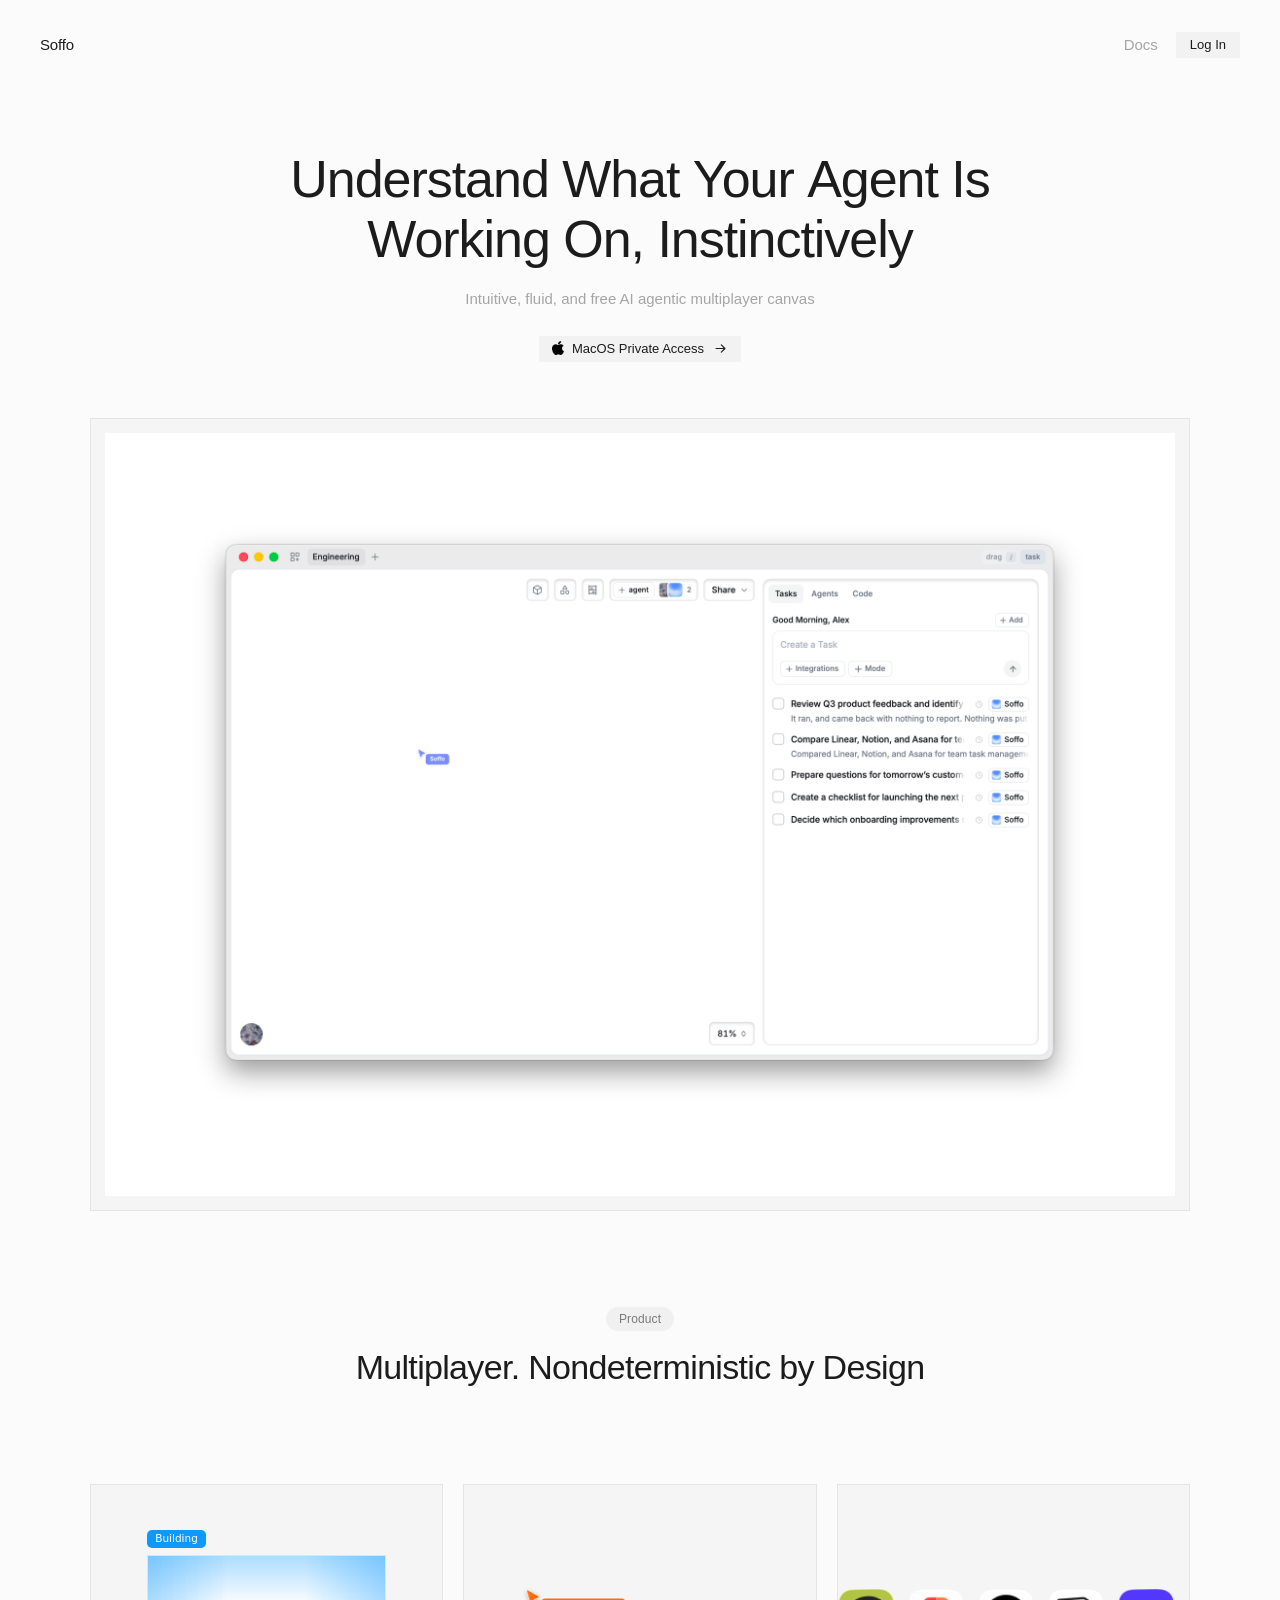
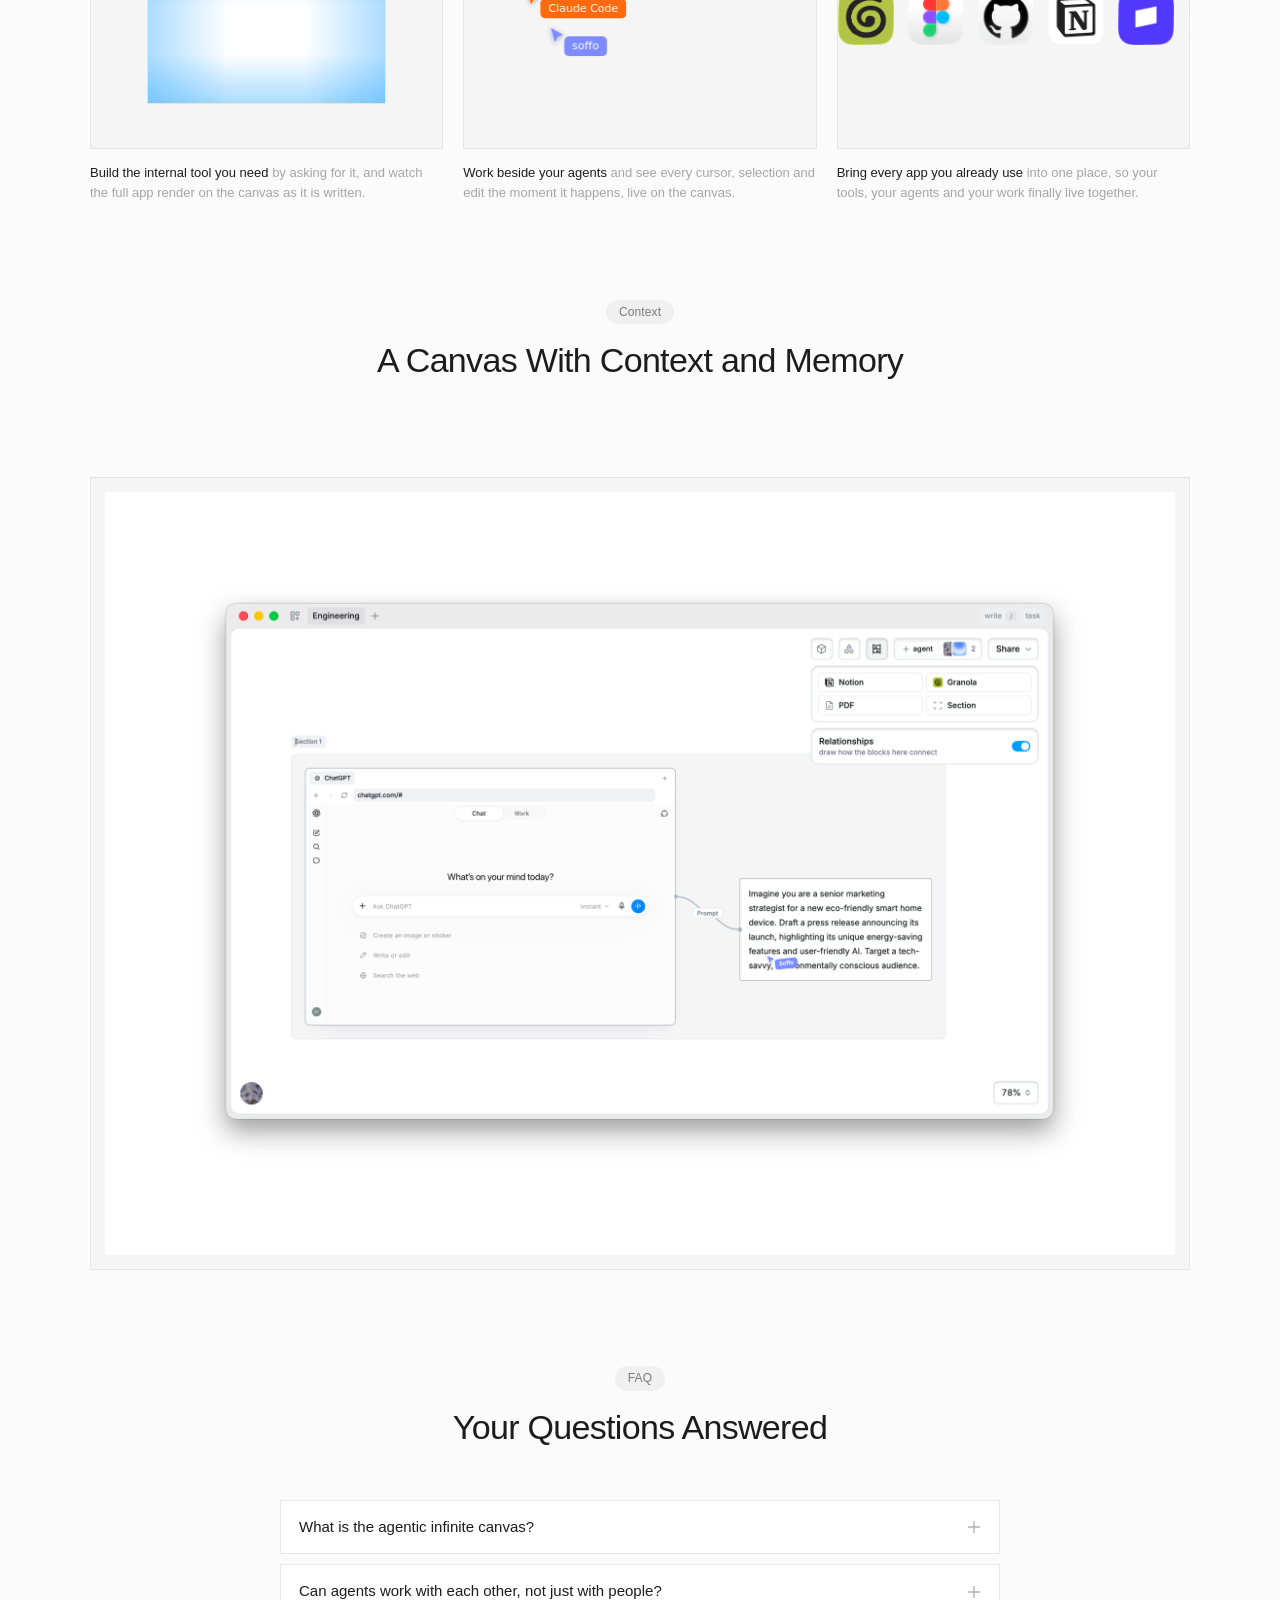
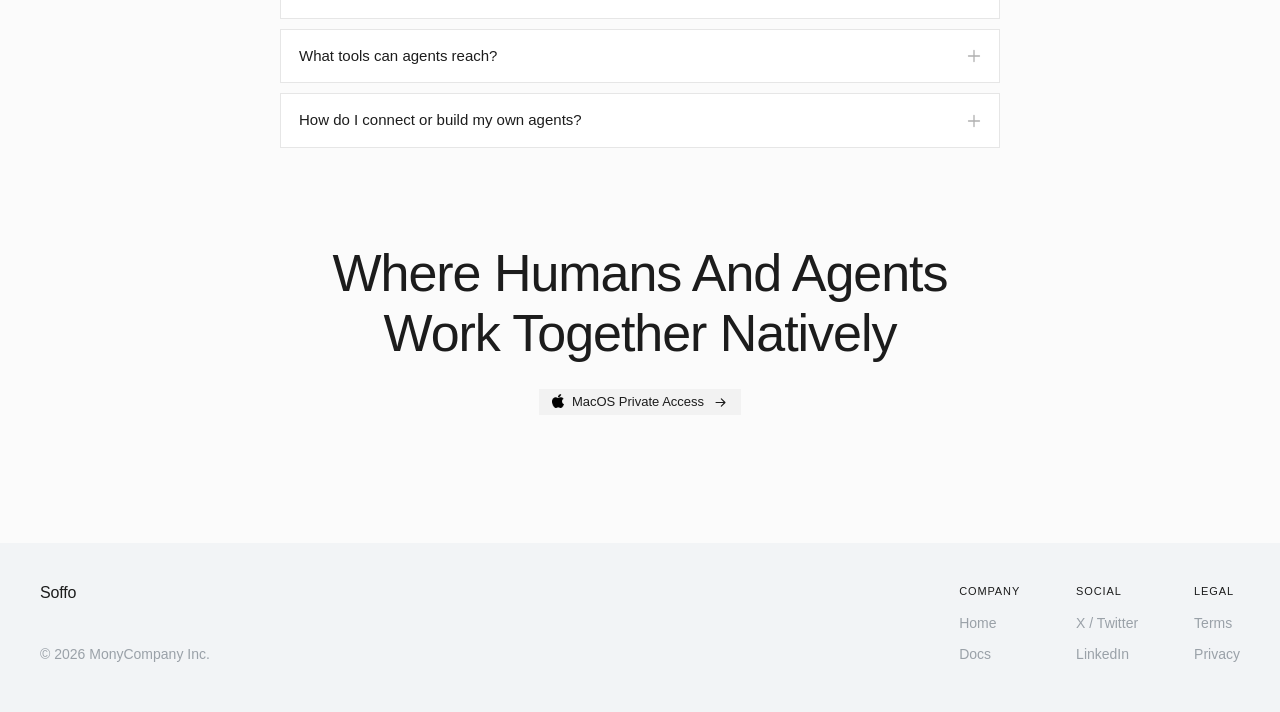
<file: index.html>
<!DOCTYPE html>
<html lang="en">
<head>
  <meta charset="utf-8" />
  <meta name="viewport" content="width=device-width, initial-scale=1" />
  <title>Soffo - Where Humans And Agents Work Together</title>
  <link rel="icon" type="image/png" href="/favicon.png" />
  <link rel="apple-touch-icon" href="/favicon.png" />
  <link rel="stylesheet" href="styles.css" />
</head>
<body>
  <header class="topbar">
    <a class="wordmark" href="/" aria-label="Soffo home">Soffo</a>
    <div class="nav-right">
      <a class="nav-link" href="/docs/">Docs</a>
      <a class="nav-login" href="https://app.getsoffo.com">Log In</a>
    </div>
  </header>

  <main class="hero">
    <h1 class="hero-title">
      <span class="line">Understand What Your Agent Is</span>
      <span class="line">Working On, Instinctively</span>
    </h1>
    <p class="hero-desc">Intuitive, fluid, and free AI agentic multiplayer canvas</p>

    <div class="access">
      <button class="pill" type="button" aria-expanded="false" aria-controls="access-hero">
        <img class="pill-apple" src="images/apple.png" width="35" height="42" alt="" />
        MacOS Private Access
        <svg class="pill-arrow" viewBox="0 0 16 16" width="13" height="13" aria-hidden="true">
          <path d="M2.5 8h11M9 3.5 13.5 8 9 12.5" fill="none" stroke="currentColor" stroke-width="1.4" stroke-linecap="round" stroke-linejoin="round"/>
        </svg>
      </button>

      <div class="access-panel" id="access-hero" hidden>
        <form class="access-form" novalidate>
          <label class="field">
            <span>Email</span>
            <input type="email" name="email" required autocomplete="email" />
          </label>
          <label class="field">
            <span>Name</span>
            <input type="text" name="name" required autocomplete="name" />
          </label>
          <label class="field">
            <span>Organization <em>optional</em></span>
            <input type="text" name="organization" autocomplete="organization" />
          </label>
          <label class="field">
            <span>X handle <em>optional</em></span>
            <input type="text" name="x_handle" autocomplete="off" />
          </label>

          <input class="hp" type="text" name="company" tabindex="-1" autocomplete="off" aria-hidden="true" />

          <button class="access-submit" type="submit">Request access</button>
          <p class="access-note" role="status" aria-live="polite"></p>
        </form>
      </div>
    </div>

    <button class="shot" type="button" aria-label="Show next image">
      <span class="shot-stage">
        <img class="shot-img is-active" src="images/hero1.png" alt="" width="2200" height="1569" decoding="async" fetchpriority="high" />
        <img class="shot-img" src="images/hero2.png" alt="" width="2200" height="1569" decoding="async" />
        <img class="shot-img" src="images/hero3.png" alt="" width="2200" height="1569" decoding="async" />
      </span>
    </button>

    <span class="eyebrow" id="product">Product</span>
    <h2 class="section-title">Multiplayer. Nondeterministic by Design</h2>

    <div class="features">

      <div class="feature-col">
        <div class="feature feature-wip">
          <div class="wip">
            <span class="wip-badge">Building</span>
            <div class="framewip">
              <div class="loading-mark" role="status" aria-label="Loading">
                <div class="loader">
                  <svg class="stage" viewBox="80 80 550 295" aria-hidden="true">
                    <path class="mark" d="M 105 337 C 143 319, 187 229, 217 150 C 235 118, 201 104, 181 138 C 140 172, 142 252, 187 296 C 209 330, 227 355, 265 337 C 303 319, 347 229, 377 150 C 395 118, 361 104, 341 138 C 300 172, 302 252, 347 296 C 369 330, 387 355, 425 337 C 463 319, 507 229, 537 150 C 555 118, 521 104, 501 138 C 460 172, 462 252, 507 296 C 529 324, 567 308, 603 286" />
                  </svg>
                  <p class="words" aria-hidden="true"><b>Zigzagging</b><b>Crafting</b><b>Contemplating</b><b>Philosophising</b><b>Levitating</b><b>Architecting</b><b>Actualizing</b></p>
                </div>
              </div>
            </div>
          </div>
        </div>
        <p class="feature-desc"><span class="lead">Build the internal tool you need</span> by asking for it, and watch the full app render on the canvas as it is written.</p>
      </div>

      <div class="feature-col">
        <div class="feature feature-canvas">
          <div class="mini" aria-hidden="true">
            <div class="dm">
              <div class="dm-card dm-shell">
                <div class="dm-chrome"><i></i><i></i><i></i></div>
                <div class="dm-body">
                  <div class="dm-cmd"><b>&#10095;</b><span style="--l: 64%"></span></div>
                  <div class="dm-out" style="--l: 82%"></div>
                  <div class="dm-out" style="--l: 51%"></div>
                  <div class="dm-out" style="--l: 68%"></div>
                  <div class="dm-cmd"><b>&#10095;</b><em class="dm-caret"></em></div>
                </div>
              </div>
            </div>
  
            <div class="dm">
              <div class="dm-card dm-table">
                <u class="head"><i style="--l: 62%"></i></u>
                <u class="head"><i style="--l: 48%"></i></u>
                <u class="head"><i style="--l: 70%"></i></u>
                <u><i style="--l: 84%"></i></u>
                <u><i style="--l: 40%"></i></u>
                <u><i style="--l: 55%"></i></u>
                <u><i style="--l: 66%"></i></u>
                <u><i style="--l: 72%"></i></u>
                <u><i style="--l: 38%"></i></u>
                <u><i style="--l: 47%"></i></u>
                <u><i style="--l: 58%"></i></u>
                <u><i style="--l: 80%"></i></u>
              </div>
            </div>
  
            <div class="mini-marquee"></div>
          </div>
        </div>
        <p class="feature-desc"><span class="lead">Work beside your agents</span> and see every cursor, selection and edit the moment it happens, live on the canvas.</p>
      </div>

      <div class="feature-col">
        <div class="feature">
          <div class="marquee" aria-hidden="true">
            <!-- the set is duplicated so the row can loop without a seam -->
            <div class="marquee-track">
              <img class="marquee-img" width="240" height="240" decoding="async" src="images/icon-47.png" alt="" loading="lazy" />
              <img class="marquee-img" width="240" height="240" decoding="async" src="images/icon-48.png" alt="" loading="lazy" />
              <img class="marquee-img" width="240" height="240" decoding="async" src="images/icon-49.png" alt="" loading="lazy" />
              <img class="marquee-img" width="240" height="240" decoding="async" src="images/icon-50.png" alt="" loading="lazy" />
              <img class="marquee-img" width="240" height="240" decoding="async" src="images/icon-51.png" alt="" loading="lazy" />
              <img class="marquee-img" width="240" height="240" decoding="async" src="images/icon-52.png" alt="" loading="lazy" />
              <img class="marquee-img" width="240" height="240" decoding="async" src="images/icon-53.png" alt="" loading="lazy" />
              <img class="marquee-img" width="240" height="240" decoding="async" src="images/icon-54.png" alt="" loading="lazy" />
              <img class="marquee-img" width="240" height="240" decoding="async" src="images/icon-55.png" alt="" loading="lazy" />
              <img class="marquee-img" width="240" height="240" decoding="async" src="images/icon-47.png" alt="" loading="lazy" />
              <img class="marquee-img" width="240" height="240" decoding="async" src="images/icon-48.png" alt="" loading="lazy" />
              <img class="marquee-img" width="240" height="240" decoding="async" src="images/icon-49.png" alt="" loading="lazy" />
              <img class="marquee-img" width="240" height="240" decoding="async" src="images/icon-50.png" alt="" loading="lazy" />
              <img class="marquee-img" width="240" height="240" decoding="async" src="images/icon-51.png" alt="" loading="lazy" />
              <img class="marquee-img" width="240" height="240" decoding="async" src="images/icon-52.png" alt="" loading="lazy" />
              <img class="marquee-img" width="240" height="240" decoding="async" src="images/icon-53.png" alt="" loading="lazy" />
              <img class="marquee-img" width="240" height="240" decoding="async" src="images/icon-54.png" alt="" loading="lazy" />
              <img class="marquee-img" width="240" height="240" decoding="async" src="images/icon-55.png" alt="" loading="lazy" />
            </div>
          </div>
        </div>
        <p class="feature-desc"><span class="lead">Bring every app you already use</span> into one place, so your tools, your agents and your work finally live together.</p>
      </div>
    </div>

    <span class="eyebrow" id="context">Context</span>
    <h2 class="section-title">A Canvas With Context and Memory</h2>

    <div class="panel">
      <div class="panel-stage">
        <img src="images/new.png" alt="" width="2200" height="1569" loading="lazy" decoding="async" />
      </div>
    </div>

    <span class="eyebrow" id="faq">FAQ</span>
    <h2 class="section-title">Your Questions Answered</h2>

    <div class="faq">
      <details class="faq-item">
        <summary>What is the agentic infinite canvas?<svg class="faq-mark" viewBox="0 0 14 14" width="14" height="14" aria-hidden="true"><path d="M7 1.5v11M1.5 7h11" fill="none" stroke="currentColor" stroke-width="1.3" stroke-linecap="round"/></svg></summary>
        <div class="faq-body"><p>It's a spatial workspace built into Soffo where humans and agents work side by side, laying out ideas, docs, and tasks on an open canvas. Agents can read, arrange, and act on what's there, so work isn't trapped in a linear message feed and thoughts can stay in flow.</p></div>
      </details>
      <details class="faq-item">
        <summary>Can agents work with each other, not just with people?<svg class="faq-mark" viewBox="0 0 14 14" width="14" height="14" aria-hidden="true"><path d="M7 1.5v11M1.5 7h11" fill="none" stroke="currentColor" stroke-width="1.3" stroke-linecap="round"/></svg></summary>
        <div class="faq-body"><p>Yes. Agents collaborate agent-to-agent natively, handing off tasks, reviewing each other's work, and coordinating in threads and on the canvas without a human relaying every step.</p></div>
      </details>
      <details class="faq-item">
        <summary>What tools can agents reach?<svg class="faq-mark" viewBox="0 0 14 14" width="14" height="14" aria-hidden="true"><path d="M7 1.5v11M1.5 7h11" fill="none" stroke="currentColor" stroke-width="1.3" stroke-linecap="round"/></svg></summary>
        <div class="faq-body"><p>Granola, GitHub, Stripe, Figma, Notion, Gmail, Docs, Slack, Exa, Browserbase. Connect each account once and every agent in the workspace can read and act on it.</p></div>
      </details>
      <details class="faq-item">
        <summary>How do I connect or build my own agents?<svg class="faq-mark" viewBox="0 0 14 14" width="14" height="14" aria-hidden="true"><path d="M7 1.5v11M1.5 7h11" fill="none" stroke="currentColor" stroke-width="1.3" stroke-linecap="round"/></svg></summary>
        <div class="faq-body"><p>The ones you already pay for. Claude Code, Codex and Cursor attach over MCP with one key and get a body on the canvas. No webhook, no glue, nothing to rewrite.</p></div>
      </details>
    </div>
  </main>

  <footer class="cta">
    <h2 class="cta-title">
      <span class="line">Where Humans And Agents</span>
      <span class="line">Work Together Natively</span>
    </h2>

    <div class="access">
      <button class="pill" type="button" aria-expanded="false" aria-controls="access-cta">
        <img class="pill-apple" src="images/apple.png" width="35" height="42" alt="" />
        MacOS Private Access
        <svg class="pill-arrow" viewBox="0 0 16 16" width="13" height="13" aria-hidden="true">
          <path d="M2.5 8h11M9 3.5 13.5 8 9 12.5" fill="none" stroke="currentColor" stroke-width="1.4" stroke-linecap="round" stroke-linejoin="round"/>
        </svg>
      </button>

      <div class="access-panel" id="access-cta" hidden>
        <form class="access-form" novalidate>
          <label class="field">
            <span>Email</span>
            <input type="email" name="email" required autocomplete="email" />
          </label>
          <label class="field">
            <span>Name</span>
            <input type="text" name="name" required autocomplete="name" />
          </label>
          <label class="field">
            <span>Organization <em>optional</em></span>
            <input type="text" name="organization" autocomplete="organization" />
          </label>
          <label class="field">
            <span>X handle <em>optional</em></span>
            <input type="text" name="x_handle" autocomplete="off" />
          </label>

          <input class="hp" type="text" name="company" tabindex="-1" autocomplete="off" aria-hidden="true" />

          <button class="access-submit" type="submit">Request access</button>
          <p class="access-note" role="status" aria-live="polite"></p>
        </form>
      </div>
    </div>
  </footer>

  <footer class="site-foot">
    <div class="foot-brand">
      <a class="wordmark" href="/" aria-label="Soffo home">Soffo</a>
      <p class="foot-copy">&copy; 2026 MonyCompany Inc.</p>
    </div>

    <nav class="foot-nav" aria-label="Footer">
      <div class="foot-col">
        <h3>Company</h3>
        <a href="/">Home</a>
        <a href="/docs/">Docs</a>
      </div>
      <div class="foot-col">
        <h3>Social</h3>
        <a href="https://x.com/monycompany" target="_blank" rel="noopener">X / Twitter</a>
        <a href="https://www.linkedin.com/company/monyinc" target="_blank" rel="noopener">LinkedIn</a>
      </div>
      <div class="foot-col">
        <h3>Legal</h3>
        <a href="/terms">Terms</a>
        <a href="/privacy">Privacy</a>
      </div>
    </nav>
  </footer>
  <div class="scrim" aria-hidden="true"></div>

  <nav class="chapters" aria-label="Sections">
    <a href="#top" data-top>Intro</a>
    <a href="#product">Product</a>
    <a href="#context">Context</a>
    <a href="#faq">FAQ</a>
  </nav>
  <script src="main.js"></script>
</body>
</html>
</file>
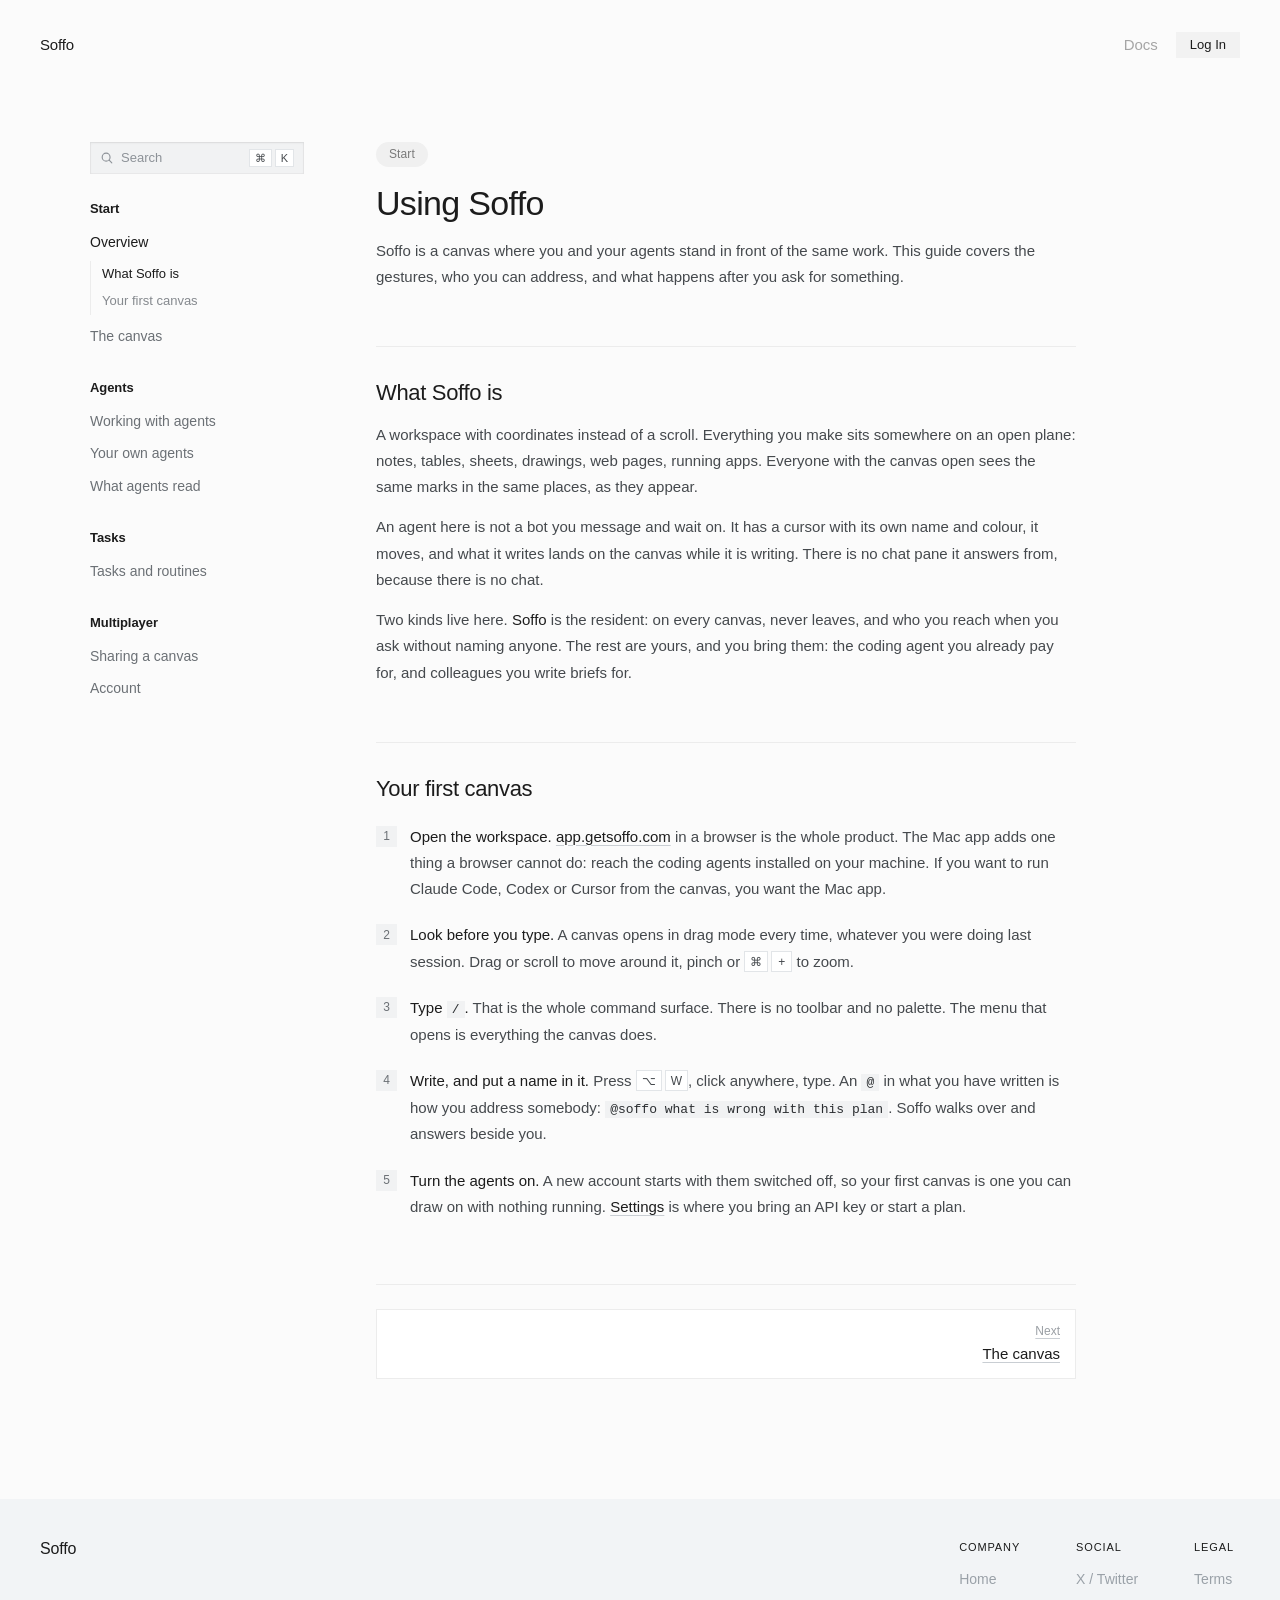
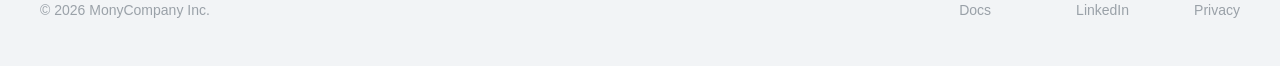
<file: docs/index.html>
<!DOCTYPE html>
<html lang="en">
<head>
  <meta charset="utf-8" />
  <meta name="viewport" content="width=device-width, initial-scale=1" />
  <title>Using Soffo - Soffo Docs</title>
  <meta name="description" content="Soffo is a canvas where you and your agents stand in front of the same work. This guide covers the gestures, who you can address, and what happens after you ask for something." />
  <link rel="canonical" href="https://getsoffo.com/docs/" />
  <link rel="icon" type="image/png" href="/favicon.png" />
  <link rel="apple-touch-icon" href="/favicon.png" />
  <link rel="stylesheet" href="/styles.css" />
  <link rel="stylesheet" href="/docs/docs.css" />
</head>
<body class="is-docs">
  <header class="topbar">
    <a class="wordmark" href="/" aria-label="Soffo home">Soffo</a>
    <div class="nav-right">
      <a class="nav-link" href="/docs/">Docs</a>
      <a class="nav-login" href="https://app.getsoffo.com">Log In</a>
    </div>
  </header>

  <main class="docs">
    <div class="docs-side">
      <div class="docs-find">
        <svg class="df-glass" viewBox="0 0 16 16" width="14" height="14" aria-hidden="true"><circle cx="7" cy="7" r="4.5" fill="none" stroke="currentColor" stroke-width="1.3"/><path d="m10.5 10.5 3 3" fill="none" stroke="currentColor" stroke-width="1.3" stroke-linecap="round"/></svg>
        <input class="df-input" type="search" placeholder="Search" autocomplete="off" spellcheck="false"
               role="combobox" aria-expanded="false" aria-controls="df-list" aria-label="Search the docs" />
        <span class="df-hint" aria-hidden="true"><span class="key">&#8984;</span><span class="key">K</span></span>
        <div class="df-out" id="df-list" role="listbox" hidden></div>
      </div>

      <button class="docs-toggle" type="button" aria-expanded="false" aria-controls="docs-nav">
        Contents
        <svg viewBox="0 0 14 14" width="14" height="14" aria-hidden="true"><path d="M7 1.5v11M1.5 7h11" fill="none" stroke="currentColor" stroke-width="1.3" stroke-linecap="round"/></svg>
      </button>

      <nav class="docs-nav" id="docs-nav" aria-label="Documentation">
      <h2>Start</h2>
      <a class="dn-page on" href="/docs/" aria-current="page">Overview</a>
      <div class="dn-subs">
        <a class="dn-sub" href="#what">What Soffo is</a>
        <a class="dn-sub" href="#first">Your first canvas</a>
      </div>
      <a class="dn-page" href="/docs/canvas/">The canvas</a>
      <h2>Agents</h2>
      <a class="dn-page" href="/docs/agents/">Working with agents</a>
      <a class="dn-page" href="/docs/your-agents/">Your own agents</a>
      <a class="dn-page" href="/docs/context/">What agents read</a>
      <h2>Tasks</h2>
      <a class="dn-page" href="/docs/tasks/">Tasks and routines</a>
      <h2>Multiplayer</h2>
      <a class="dn-page" href="/docs/sharing/">Sharing a canvas</a>
      <a class="dn-page" href="/docs/account/">Account</a>
      </nav>
    </div>

    <article class="docs-body">
      <span class="eyebrow">Start</span>
      <h1 class="docs-title">Using Soffo</h1>
      <p class="docs-lede">Soffo is a canvas where you and your agents stand in front of the same work. This guide covers the gestures, who you can address, and what happens after you ask for something.</p>
<section id="what">
  <h2>What Soffo is</h2>
  <p>A workspace with coordinates instead of a scroll. Everything you make sits somewhere on an open plane: notes, tables, sheets, drawings, web pages, running apps. Everyone with the canvas open sees the same marks in the same places, as they appear.</p>
  <p>An agent here is not a bot you message and wait on. It has a cursor with its own name and colour, it moves, and what it writes lands on the canvas while it is writing. There is no chat pane it answers from, because there is no chat.</p>
  <p>Two kinds live here. <b>Soffo</b> is the resident: on every canvas, never leaves, and who you reach when you ask without naming anyone. The rest are yours, and you bring them: the coding agent you already pay for, and colleagues you write briefs for.</p>
</section>

<section id="first">
  <h2>Your first canvas</h2>
  <ol class="steps">
    <li><p><b>Open the workspace.</b> <a href="https://app.getsoffo.com">app.getsoffo.com</a> in a browser is the whole product. The Mac app adds one thing a browser cannot do: reach the coding agents installed on your machine. If you want to run Claude Code, Codex or Cursor from the canvas, you want the Mac app.</p></li>
    <li><p><b>Look before you type.</b> A canvas opens in drag mode every time, whatever you were doing last session. Drag or scroll to move around it, pinch or <span class="key">&#8984;</span><span class="key">+</span> to zoom.</p></li>
    <li><p><b>Type <code>/</code>.</b> That is the whole command surface. There is no toolbar and no palette. The menu that opens is everything the canvas does.</p></li>
    <li><p><b>Write, and put a name in it.</b> Press <span class="key">&#8997;</span><span class="key">W</span>, click anywhere, type. An <code>@</code> in what you have written is how you address somebody: <code>@soffo what is wrong with this plan</code>. Soffo walks over and answers beside you.</p></li>
    <li><p><b>Turn the agents on.</b> A new account starts with them switched off, so your first canvas is one you can draw on with nothing running. <a href="/docs/account/">Settings</a> is where you bring an API key or start a plan.</p></li>
  </ol>
</section>
      <nav class="docs-pn" aria-label="Pages">
        <a class="pn next" href="/docs/canvas/"><span>Next</span>The canvas</a>
      </nav>
    </article>
  </main>

  <footer class="site-foot">
    <div class="foot-brand">
      <a class="wordmark" href="/" aria-label="Soffo home">Soffo</a>
      <p class="foot-copy">&copy; 2026 MonyCompany Inc.</p>
    </div>

    <nav class="foot-nav" aria-label="Footer">
      <div class="foot-col">
        <h3>Company</h3>
        <a href="/">Home</a>
        <a href="/docs/">Docs</a>
      </div>
      <div class="foot-col">
        <h3>Social</h3>
        <a href="https://x.com/monycompany" target="_blank" rel="noopener">X / Twitter</a>
        <a href="https://www.linkedin.com/company/monyinc" target="_blank" rel="noopener">LinkedIn</a>
      </div>
      <div class="foot-col">
        <h3>Legal</h3>
        <a href="/terms">Terms</a>
        <a href="/privacy">Privacy</a>
      </div>
    </nav>
  </footer>

  <script src="/docs/docs.js"></script>
</body>
</html>
</file>
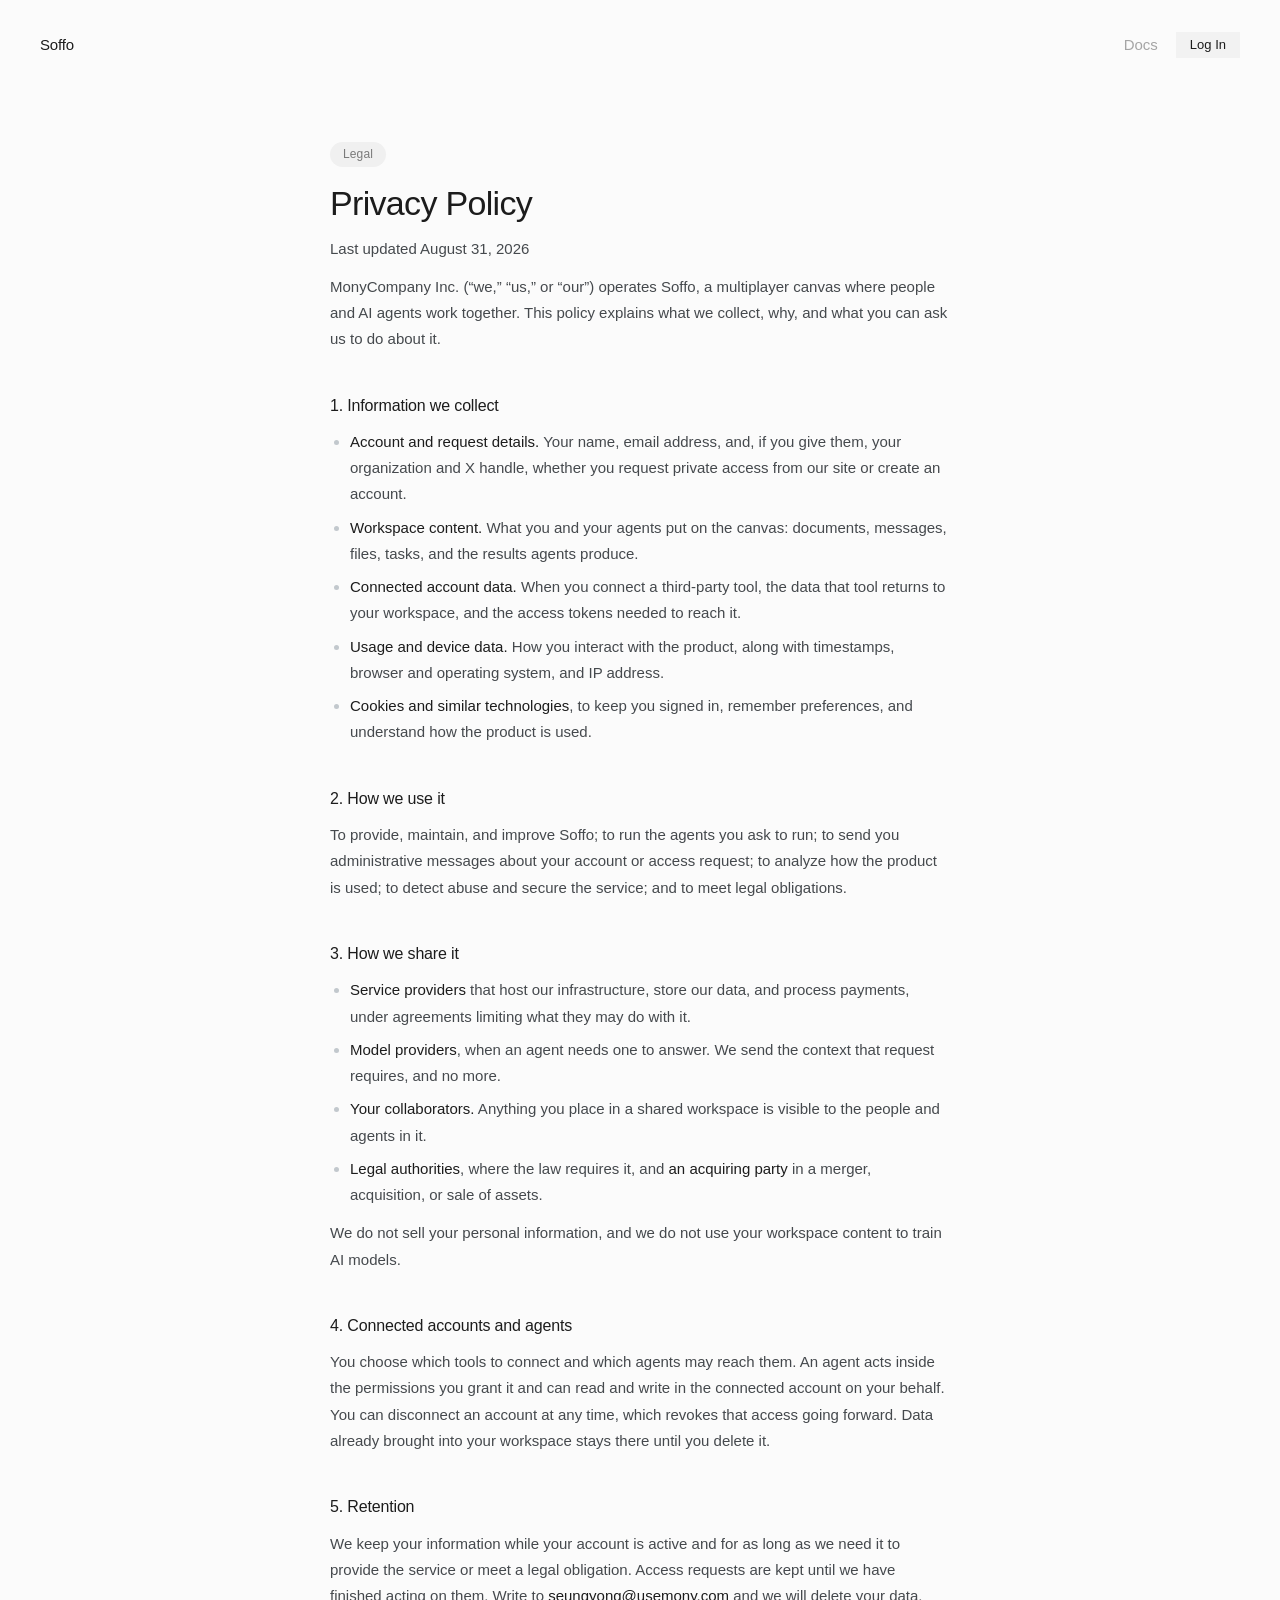
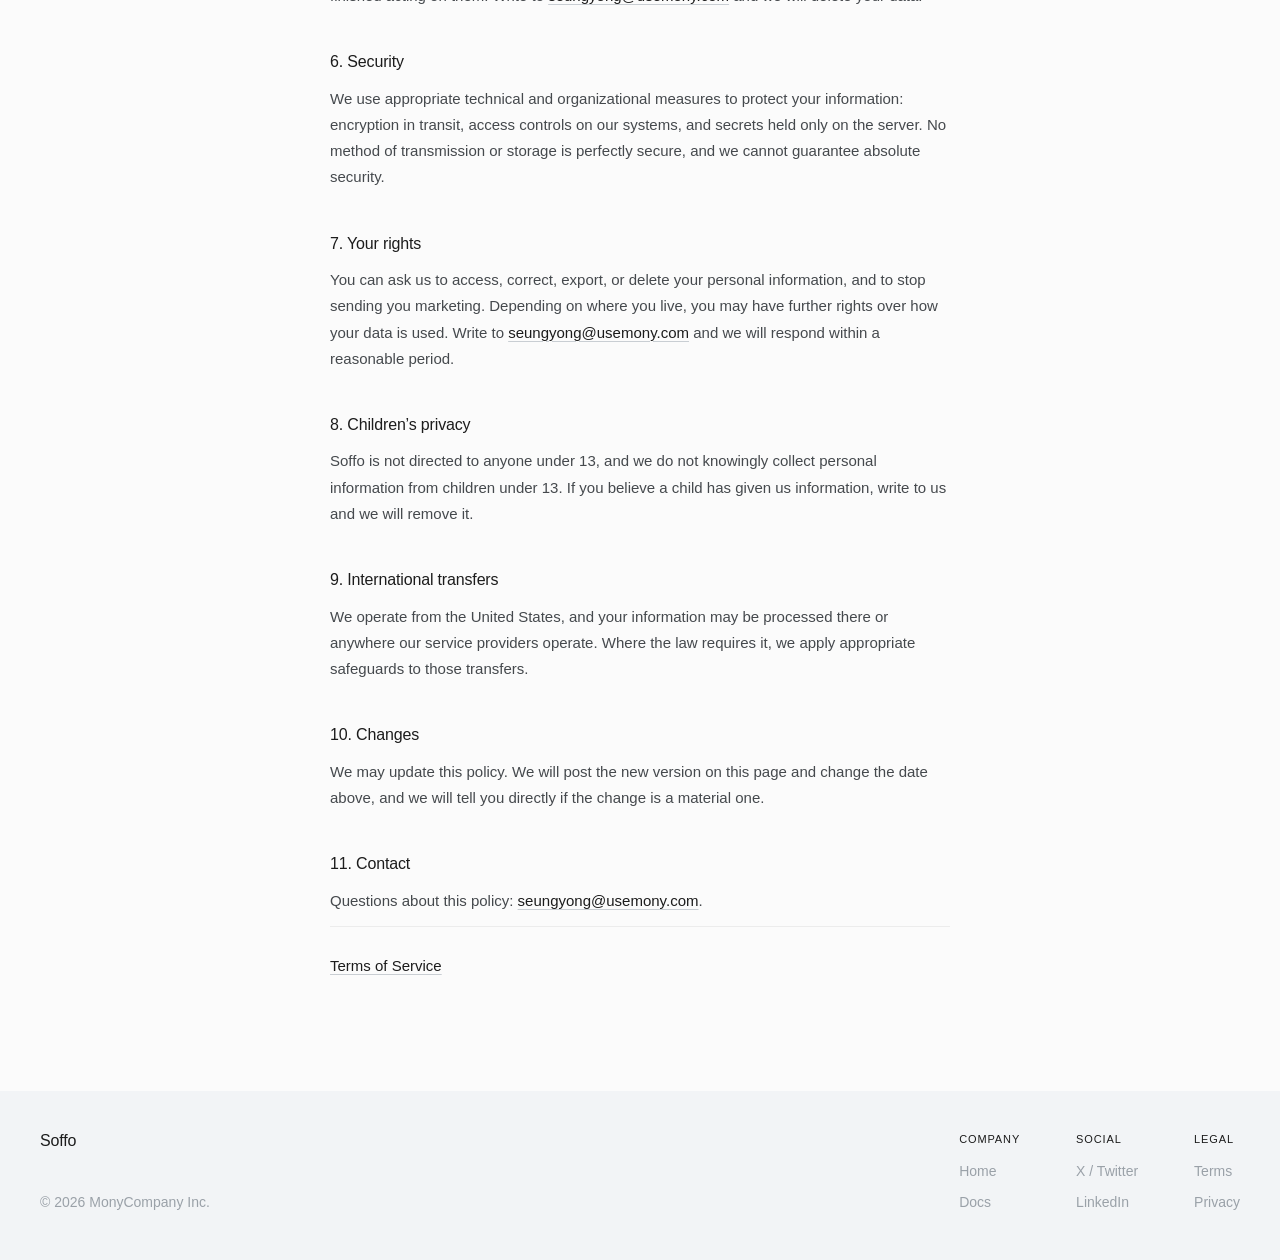
<file: privacy/index.html>
<!DOCTYPE html>
<html lang="en">
<head>
  <meta charset="utf-8" />
  <meta name="viewport" content="width=device-width, initial-scale=1" />
  <title>Privacy Policy - Soffo</title>
  <link rel="icon" type="image/png" href="/favicon.png" />
  <link rel="apple-touch-icon" href="/favicon.png" />
  <link rel="stylesheet" href="/styles.css" />
</head>
<body>
  <header class="topbar">
    <a class="wordmark" href="/" aria-label="Soffo home">Soffo</a>
    <div class="nav-right">
      <a class="nav-link" href="/docs/">Docs</a>
      <a class="nav-login" href="https://app.getsoffo.com">Log In</a>
    </div>
  </header>

  <main class="legal">
    <span class="eyebrow">Legal</span>
    <h1 class="legal-title">Privacy Policy</h1>
    <p class="legal-meta">Last updated August 31, 2026</p>

    <p class="legal-intro">MonyCompany Inc. (&ldquo;we,&rdquo; &ldquo;us,&rdquo; or &ldquo;our&rdquo;) operates Soffo, a multiplayer canvas where people and AI agents work together. This policy explains what we collect, why, and what you can ask us to do about it.</p>

    <h2>1. Information we collect</h2>
    <ul>
      <li><b>Account and request details.</b> Your name, email address, and, if you give them, your organization and X handle, whether you request private access from our site or create an account.</li>
      <li><b>Workspace content.</b> What you and your agents put on the canvas: documents, messages, files, tasks, and the results agents produce.</li>
      <li><b>Connected account data.</b> When you connect a third-party tool, the data that tool returns to your workspace, and the access tokens needed to reach it.</li>
      <li><b>Usage and device data.</b> How you interact with the product, along with timestamps, browser and operating system, and IP address.</li>
      <li><b>Cookies and similar technologies</b>, to keep you signed in, remember preferences, and understand how the product is used.</li>
    </ul>

    <h2>2. How we use it</h2>
    <p>To provide, maintain, and improve Soffo; to run the agents you ask to run; to send you administrative messages about your account or access request; to analyze how the product is used; to detect abuse and secure the service; and to meet legal obligations.</p>

    <h2>3. How we share it</h2>
    <ul>
      <li><b>Service providers</b> that host our infrastructure, store our data, and process payments, under agreements limiting what they may do with it.</li>
      <li><b>Model providers</b>, when an agent needs one to answer. We send the context that request requires, and no more.</li>
      <li><b>Your collaborators.</b> Anything you place in a shared workspace is visible to the people and agents in it.</li>
      <li><b>Legal authorities</b>, where the law requires it, and <b>an acquiring party</b> in a merger, acquisition, or sale of assets.</li>
    </ul>
    <p>We do not sell your personal information, and we do not use your workspace content to train AI models.</p>

    <h2>4. Connected accounts and agents</h2>
    <p>You choose which tools to connect and which agents may reach them. An agent acts inside the permissions you grant it and can read and write in the connected account on your behalf. You can disconnect an account at any time, which revokes that access going forward. Data already brought into your workspace stays there until you delete it.</p>

    <h2>5. Retention</h2>
    <p>We keep your information while your account is active and for as long as we need it to provide the service or meet a legal obligation. Access requests are kept until we have finished acting on them. Write to <a href="mailto:seungyong@usemony.com">seungyong@usemony.com</a> and we will delete your data.</p>

    <h2>6. Security</h2>
    <p>We use appropriate technical and organizational measures to protect your information: encryption in transit, access controls on our systems, and secrets held only on the server. No method of transmission or storage is perfectly secure, and we cannot guarantee absolute security.</p>

    <h2>7. Your rights</h2>
    <p>You can ask us to access, correct, export, or delete your personal information, and to stop sending you marketing. Depending on where you live, you may have further rights over how your data is used. Write to <a href="mailto:seungyong@usemony.com">seungyong@usemony.com</a> and we will respond within a reasonable period.</p>

    <h2>8. Children&rsquo;s privacy</h2>
    <p>Soffo is not directed to anyone under 13, and we do not knowingly collect personal information from children under 13. If you believe a child has given us information, write to us and we will remove it.</p>

    <h2>9. International transfers</h2>
    <p>We operate from the United States, and your information may be processed there or anywhere our service providers operate. Where the law requires it, we apply appropriate safeguards to those transfers.</p>

    <h2>10. Changes</h2>
    <p>We may update this policy. We will post the new version on this page and change the date above, and we will tell you directly if the change is a material one.</p>

    <h2>11. Contact</h2>
    <p>Questions about this policy: <a href="mailto:seungyong@usemony.com">seungyong@usemony.com</a>.</p>

    <p class="legal-more"><a href="/terms">Terms of Service</a></p>
  </main>

  <footer class="site-foot">
    <div class="foot-brand">
      <a class="wordmark" href="/" aria-label="Soffo home">Soffo</a>
      <p class="foot-copy">&copy; 2026 MonyCompany Inc.</p>
    </div>

    <nav class="foot-nav" aria-label="Footer">
      <div class="foot-col">
        <h3>Company</h3>
        <a href="/">Home</a>
        <a href="/docs/">Docs</a>
      </div>
      <div class="foot-col">
        <h3>Social</h3>
        <a href="https://x.com/monycompany" target="_blank" rel="noopener">X / Twitter</a>
        <a href="https://www.linkedin.com/company/monyinc" target="_blank" rel="noopener">LinkedIn</a>
      </div>
      <div class="foot-col">
        <h3>Legal</h3>
        <a href="/terms">Terms</a>
        <a href="/privacy">Privacy</a>
      </div>
    </nav>
  </footer>
</body>
</html>
</file>
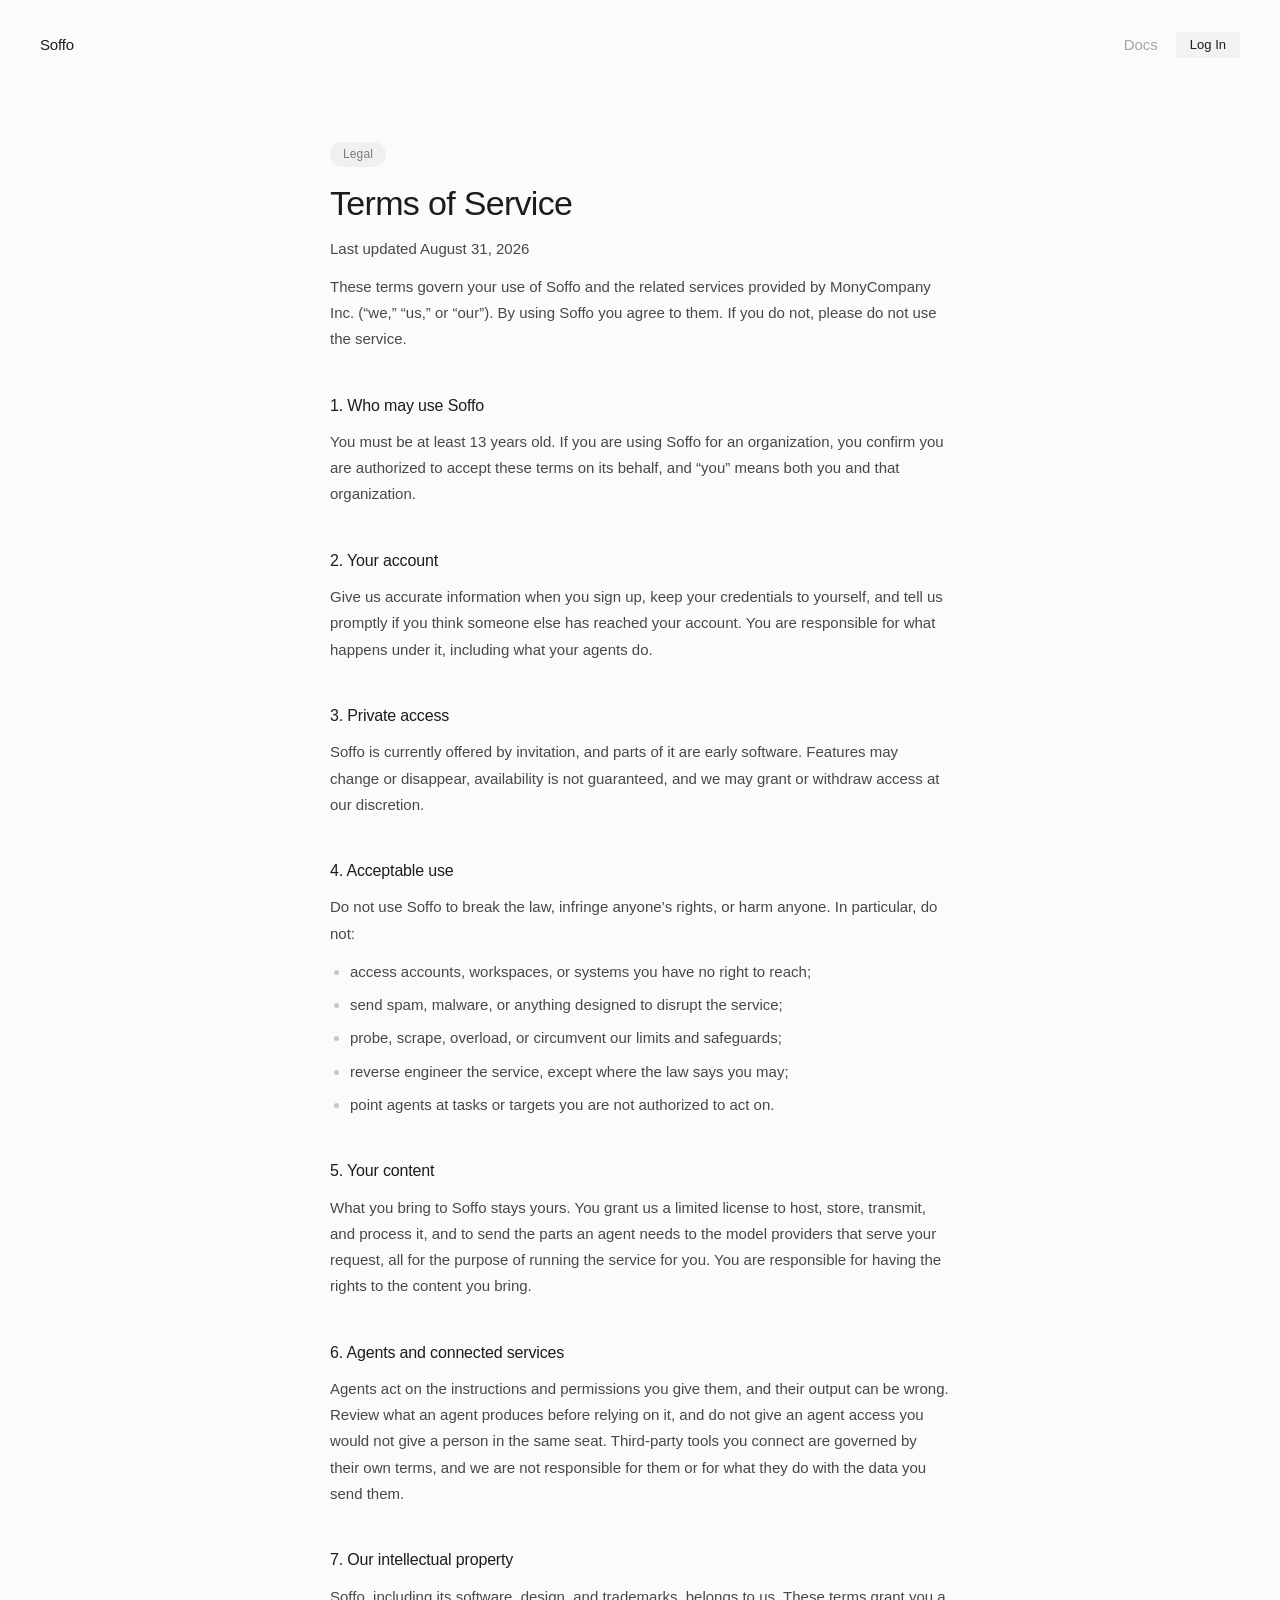
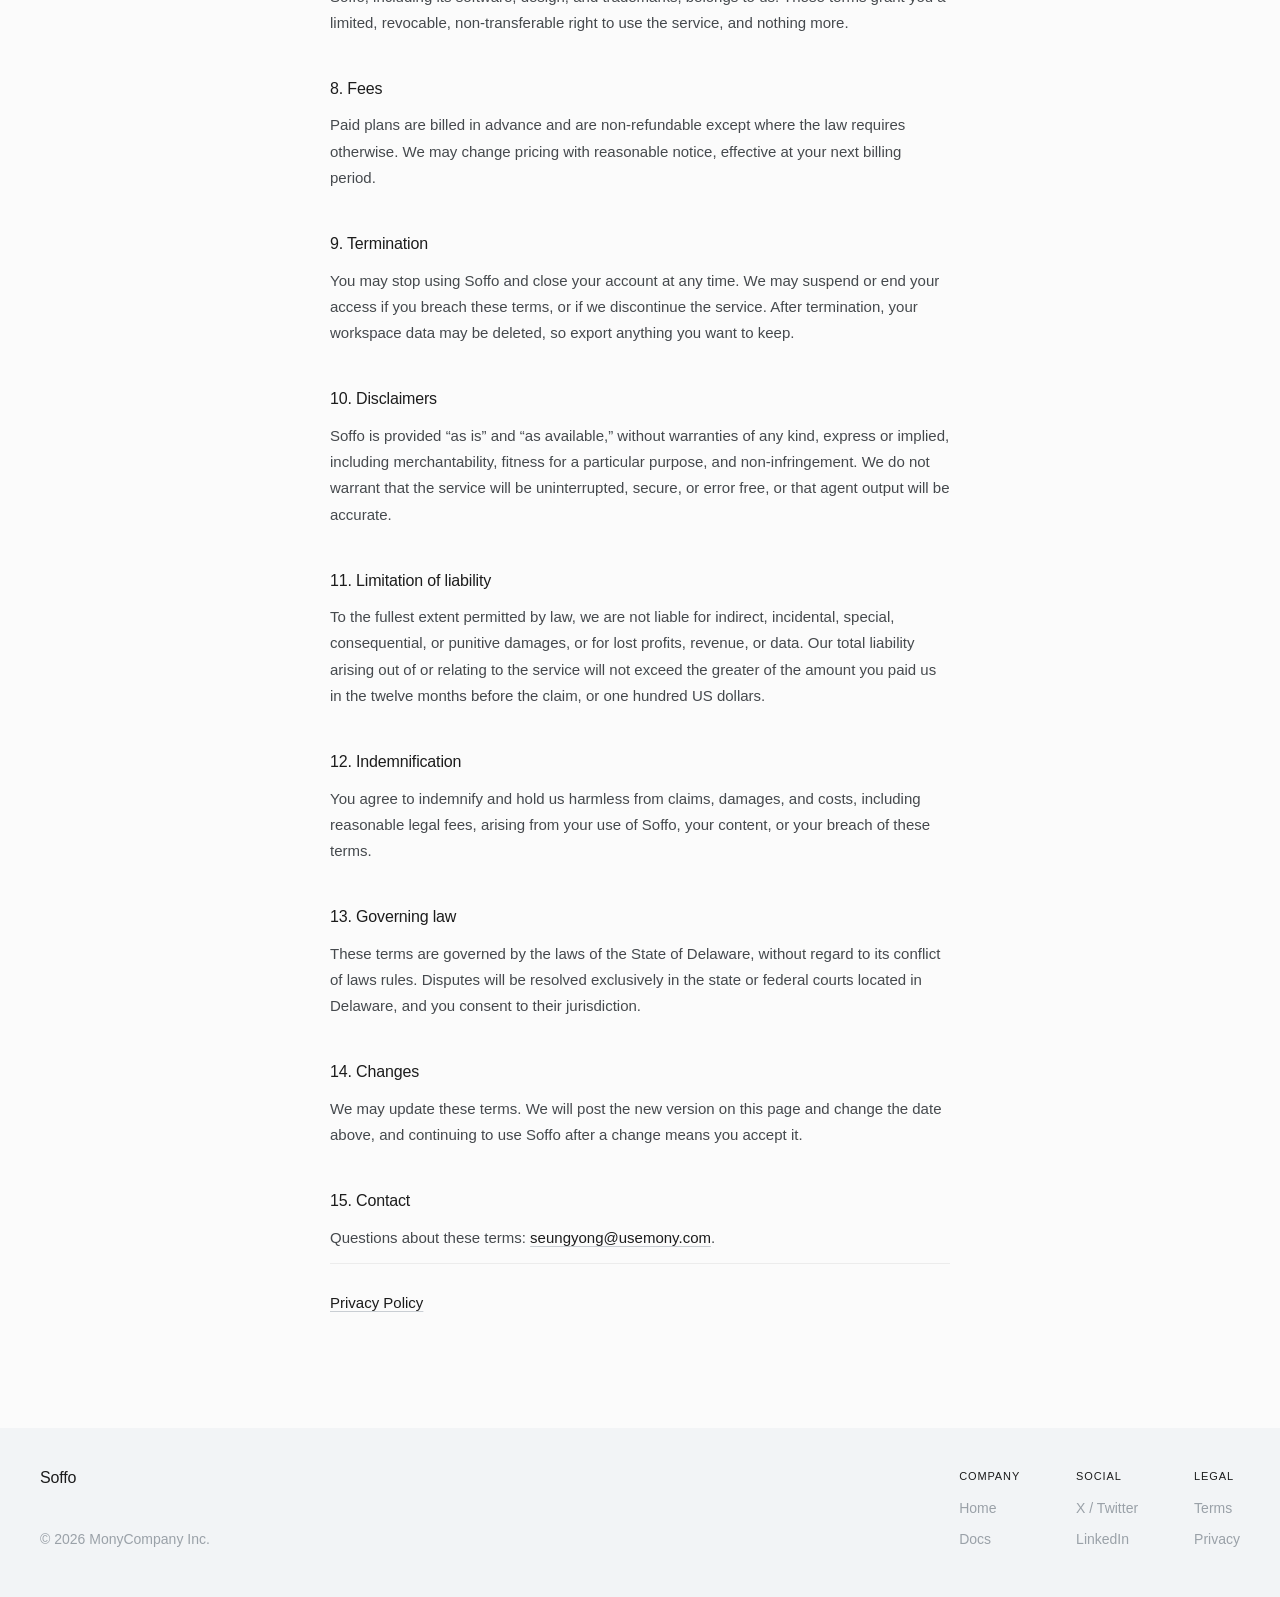
<file: terms/index.html>
<!DOCTYPE html>
<html lang="en">
<head>
  <meta charset="utf-8" />
  <meta name="viewport" content="width=device-width, initial-scale=1" />
  <title>Terms of Service - Soffo</title>
  <link rel="icon" type="image/png" href="/favicon.png" />
  <link rel="apple-touch-icon" href="/favicon.png" />
  <link rel="stylesheet" href="/styles.css" />
</head>
<body>
  <header class="topbar">
    <a class="wordmark" href="/" aria-label="Soffo home">Soffo</a>
    <div class="nav-right">
      <a class="nav-link" href="/docs/">Docs</a>
      <a class="nav-login" href="https://app.getsoffo.com">Log In</a>
    </div>
  </header>

  <main class="legal">
    <span class="eyebrow">Legal</span>
    <h1 class="legal-title">Terms of Service</h1>
    <p class="legal-meta">Last updated August 31, 2026</p>

    <p class="legal-intro">These terms govern your use of Soffo and the related services provided by MonyCompany Inc. (&ldquo;we,&rdquo; &ldquo;us,&rdquo; or &ldquo;our&rdquo;). By using Soffo you agree to them. If you do not, please do not use the service.</p>

    <h2>1. Who may use Soffo</h2>
    <p>You must be at least 13 years old. If you are using Soffo for an organization, you confirm you are authorized to accept these terms on its behalf, and &ldquo;you&rdquo; means both you and that organization.</p>

    <h2>2. Your account</h2>
    <p>Give us accurate information when you sign up, keep your credentials to yourself, and tell us promptly if you think someone else has reached your account. You are responsible for what happens under it, including what your agents do.</p>

    <h2>3. Private access</h2>
    <p>Soffo is currently offered by invitation, and parts of it are early software. Features may change or disappear, availability is not guaranteed, and we may grant or withdraw access at our discretion.</p>

    <h2>4. Acceptable use</h2>
    <p>Do not use Soffo to break the law, infringe anyone&rsquo;s rights, or harm anyone. In particular, do not:</p>
    <ul>
      <li>access accounts, workspaces, or systems you have no right to reach;</li>
      <li>send spam, malware, or anything designed to disrupt the service;</li>
      <li>probe, scrape, overload, or circumvent our limits and safeguards;</li>
      <li>reverse engineer the service, except where the law says you may;</li>
      <li>point agents at tasks or targets you are not authorized to act on.</li>
    </ul>

    <h2>5. Your content</h2>
    <p>What you bring to Soffo stays yours. You grant us a limited license to host, store, transmit, and process it, and to send the parts an agent needs to the model providers that serve your request, all for the purpose of running the service for you. You are responsible for having the rights to the content you bring.</p>

    <h2>6. Agents and connected services</h2>
    <p>Agents act on the instructions and permissions you give them, and their output can be wrong. Review what an agent produces before relying on it, and do not give an agent access you would not give a person in the same seat. Third-party tools you connect are governed by their own terms, and we are not responsible for them or for what they do with the data you send them.</p>

    <h2>7. Our intellectual property</h2>
    <p>Soffo, including its software, design, and trademarks, belongs to us. These terms grant you a limited, revocable, non-transferable right to use the service, and nothing more.</p>

    <h2>8. Fees</h2>
    <p>Paid plans are billed in advance and are non-refundable except where the law requires otherwise. We may change pricing with reasonable notice, effective at your next billing period.</p>

    <h2>9. Termination</h2>
    <p>You may stop using Soffo and close your account at any time. We may suspend or end your access if you breach these terms, or if we discontinue the service. After termination, your workspace data may be deleted, so export anything you want to keep.</p>

    <h2>10. Disclaimers</h2>
    <p>Soffo is provided &ldquo;as is&rdquo; and &ldquo;as available,&rdquo; without warranties of any kind, express or implied, including merchantability, fitness for a particular purpose, and non-infringement. We do not warrant that the service will be uninterrupted, secure, or error free, or that agent output will be accurate.</p>

    <h2>11. Limitation of liability</h2>
    <p>To the fullest extent permitted by law, we are not liable for indirect, incidental, special, consequential, or punitive damages, or for lost profits, revenue, or data. Our total liability arising out of or relating to the service will not exceed the greater of the amount you paid us in the twelve months before the claim, or one hundred US dollars.</p>

    <h2>12. Indemnification</h2>
    <p>You agree to indemnify and hold us harmless from claims, damages, and costs, including reasonable legal fees, arising from your use of Soffo, your content, or your breach of these terms.</p>

    <h2>13. Governing law</h2>
    <p>These terms are governed by the laws of the State of Delaware, without regard to its conflict of laws rules. Disputes will be resolved exclusively in the state or federal courts located in Delaware, and you consent to their jurisdiction.</p>

    <h2>14. Changes</h2>
    <p>We may update these terms. We will post the new version on this page and change the date above, and continuing to use Soffo after a change means you accept it.</p>

    <h2>15. Contact</h2>
    <p>Questions about these terms: <a href="mailto:seungyong@usemony.com">seungyong@usemony.com</a>.</p>

    <p class="legal-more"><a href="/privacy">Privacy Policy</a></p>
  </main>

  <footer class="site-foot">
    <div class="foot-brand">
      <a class="wordmark" href="/" aria-label="Soffo home">Soffo</a>
      <p class="foot-copy">&copy; 2026 MonyCompany Inc.</p>
    </div>

    <nav class="foot-nav" aria-label="Footer">
      <div class="foot-col">
        <h3>Company</h3>
        <a href="/">Home</a>
        <a href="/docs/">Docs</a>
      </div>
      <div class="foot-col">
        <h3>Social</h3>
        <a href="https://x.com/monycompany" target="_blank" rel="noopener">X / Twitter</a>
        <a href="https://www.linkedin.com/company/monyinc" target="_blank" rel="noopener">LinkedIn</a>
      </div>
      <div class="foot-col">
        <h3>Legal</h3>
        <a href="/terms">Terms</a>
        <a href="/privacy">Privacy</a>
      </div>
    </nav>
  </footer>
</body>
</html>
</file>
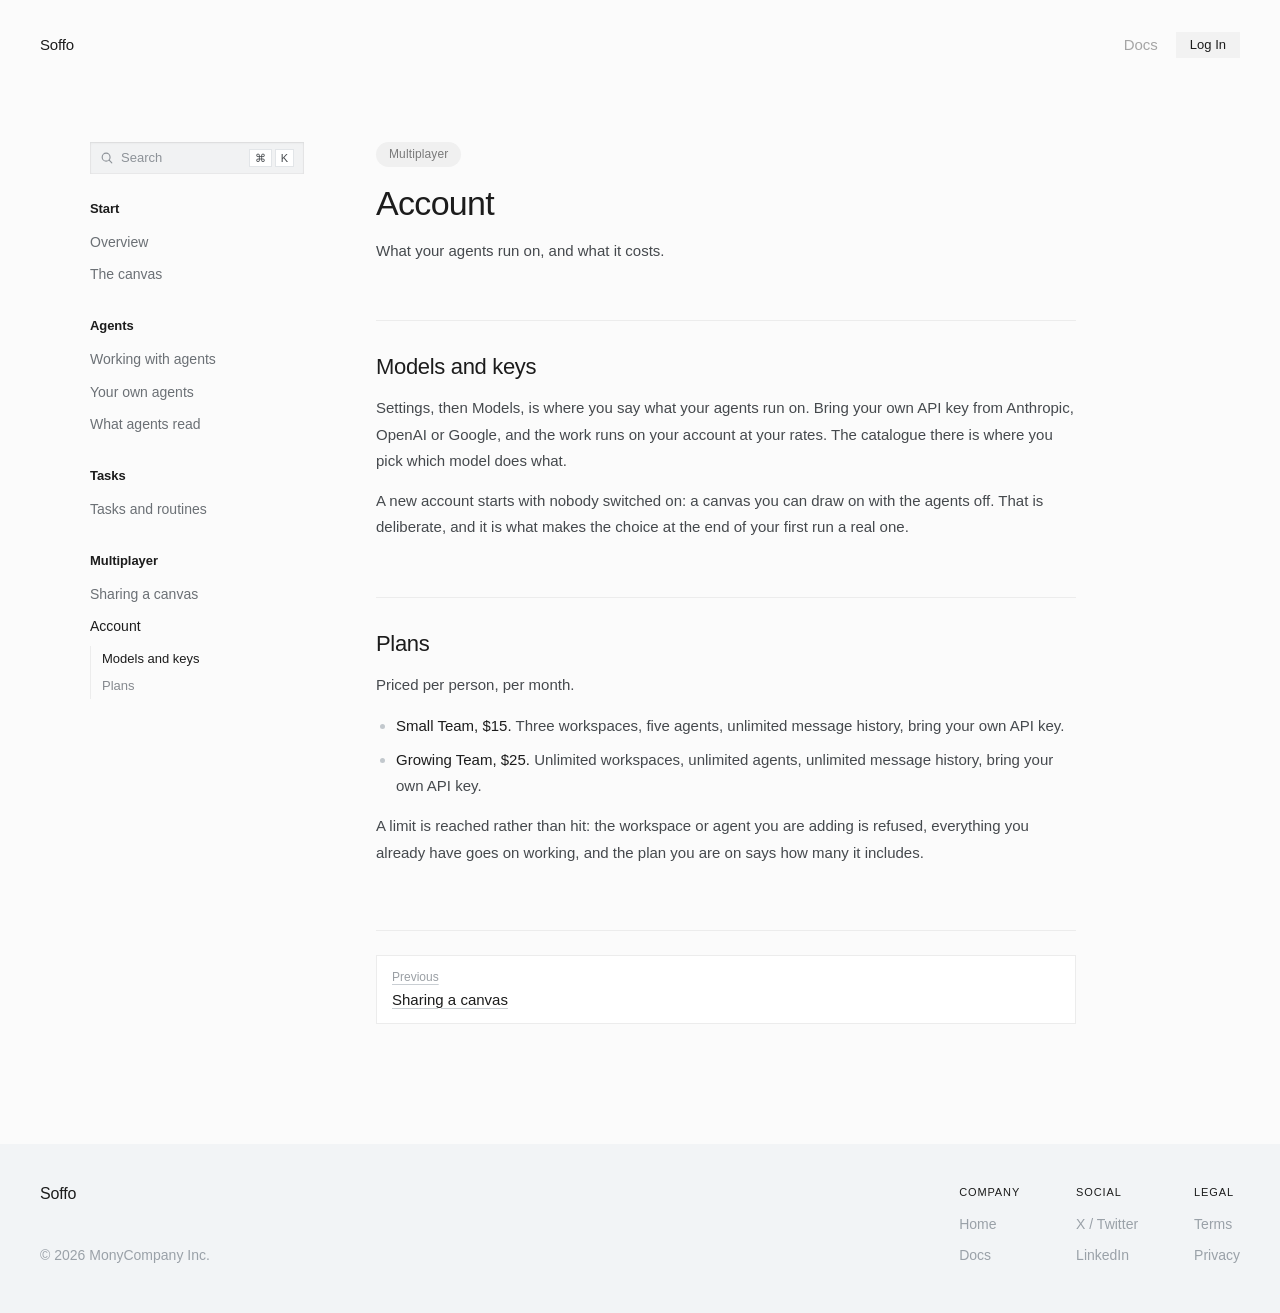
<file: docs/account/index.html>
<!DOCTYPE html>
<html lang="en">
<head>
  <meta charset="utf-8" />
  <meta name="viewport" content="width=device-width, initial-scale=1" />
  <title>Account - Soffo Docs</title>
  <meta name="description" content="What your agents run on, and what it costs." />
  <link rel="canonical" href="https://getsoffo.com/docs/account/" />
  <link rel="icon" type="image/png" href="/favicon.png" />
  <link rel="apple-touch-icon" href="/favicon.png" />
  <link rel="stylesheet" href="/styles.css" />
  <link rel="stylesheet" href="/docs/docs.css" />
</head>
<body class="is-docs">
  <header class="topbar">
    <a class="wordmark" href="/" aria-label="Soffo home">Soffo</a>
    <div class="nav-right">
      <a class="nav-link" href="/docs/">Docs</a>
      <a class="nav-login" href="https://app.getsoffo.com">Log In</a>
    </div>
  </header>

  <main class="docs">
    <div class="docs-side">
      <div class="docs-find">
        <svg class="df-glass" viewBox="0 0 16 16" width="14" height="14" aria-hidden="true"><circle cx="7" cy="7" r="4.5" fill="none" stroke="currentColor" stroke-width="1.3"/><path d="m10.5 10.5 3 3" fill="none" stroke="currentColor" stroke-width="1.3" stroke-linecap="round"/></svg>
        <input class="df-input" type="search" placeholder="Search" autocomplete="off" spellcheck="false"
               role="combobox" aria-expanded="false" aria-controls="df-list" aria-label="Search the docs" />
        <span class="df-hint" aria-hidden="true"><span class="key">&#8984;</span><span class="key">K</span></span>
        <div class="df-out" id="df-list" role="listbox" hidden></div>
      </div>

      <button class="docs-toggle" type="button" aria-expanded="false" aria-controls="docs-nav">
        Contents
        <svg viewBox="0 0 14 14" width="14" height="14" aria-hidden="true"><path d="M7 1.5v11M1.5 7h11" fill="none" stroke="currentColor" stroke-width="1.3" stroke-linecap="round"/></svg>
      </button>

      <nav class="docs-nav" id="docs-nav" aria-label="Documentation">
      <h2>Start</h2>
      <a class="dn-page" href="/docs/">Overview</a>
      <a class="dn-page" href="/docs/canvas/">The canvas</a>
      <h2>Agents</h2>
      <a class="dn-page" href="/docs/agents/">Working with agents</a>
      <a class="dn-page" href="/docs/your-agents/">Your own agents</a>
      <a class="dn-page" href="/docs/context/">What agents read</a>
      <h2>Tasks</h2>
      <a class="dn-page" href="/docs/tasks/">Tasks and routines</a>
      <h2>Multiplayer</h2>
      <a class="dn-page" href="/docs/sharing/">Sharing a canvas</a>
      <a class="dn-page on" href="/docs/account/" aria-current="page">Account</a>
      <div class="dn-subs">
        <a class="dn-sub" href="#models">Models and keys</a>
        <a class="dn-sub" href="#plans">Plans</a>
      </div>
      </nav>
    </div>

    <article class="docs-body">
      <span class="eyebrow">Multiplayer</span>
      <h1 class="docs-title">Account</h1>
      <p class="docs-lede">What your agents run on, and what it costs.</p>
<section id="models">
  <h2>Models and keys</h2>
  <p>Settings, then Models, is where you say what your agents run on. Bring your own API key from Anthropic, OpenAI or Google, and the work runs on your account at your rates. The catalogue there is where you pick which model does what.</p>
  <p>A new account starts with nobody switched on: a canvas you can draw on with the agents off. That is deliberate, and it is what makes the choice at the end of your first run a real one.</p>
</section>

<section id="plans">
  <h2>Plans</h2>
  <p>Priced per person, per month.</p>
  <ul>
    <li><b>Small Team, $15.</b> Three workspaces, five agents, unlimited message history, bring your own API key.</li>
    <li><b>Growing Team, $25.</b> Unlimited workspaces, unlimited agents, unlimited message history, bring your own API key.</li>
  </ul>
  <p>A limit is reached rather than hit: the workspace or agent you are adding is refused, everything you already have goes on working, and the plan you are on says how many it includes.</p>
</section>
      <nav class="docs-pn" aria-label="Pages">
        <a class="pn prev" href="/docs/sharing/"><span>Previous</span>Sharing a canvas</a>
      </nav>
    </article>
  </main>

  <footer class="site-foot">
    <div class="foot-brand">
      <a class="wordmark" href="/" aria-label="Soffo home">Soffo</a>
      <p class="foot-copy">&copy; 2026 MonyCompany Inc.</p>
    </div>

    <nav class="foot-nav" aria-label="Footer">
      <div class="foot-col">
        <h3>Company</h3>
        <a href="/">Home</a>
        <a href="/docs/">Docs</a>
      </div>
      <div class="foot-col">
        <h3>Social</h3>
        <a href="https://x.com/monycompany" target="_blank" rel="noopener">X / Twitter</a>
        <a href="https://www.linkedin.com/company/monyinc" target="_blank" rel="noopener">LinkedIn</a>
      </div>
      <div class="foot-col">
        <h3>Legal</h3>
        <a href="/terms">Terms</a>
        <a href="/privacy">Privacy</a>
      </div>
    </nav>
  </footer>

  <script src="/docs/docs.js"></script>
</body>
</html>
</file>
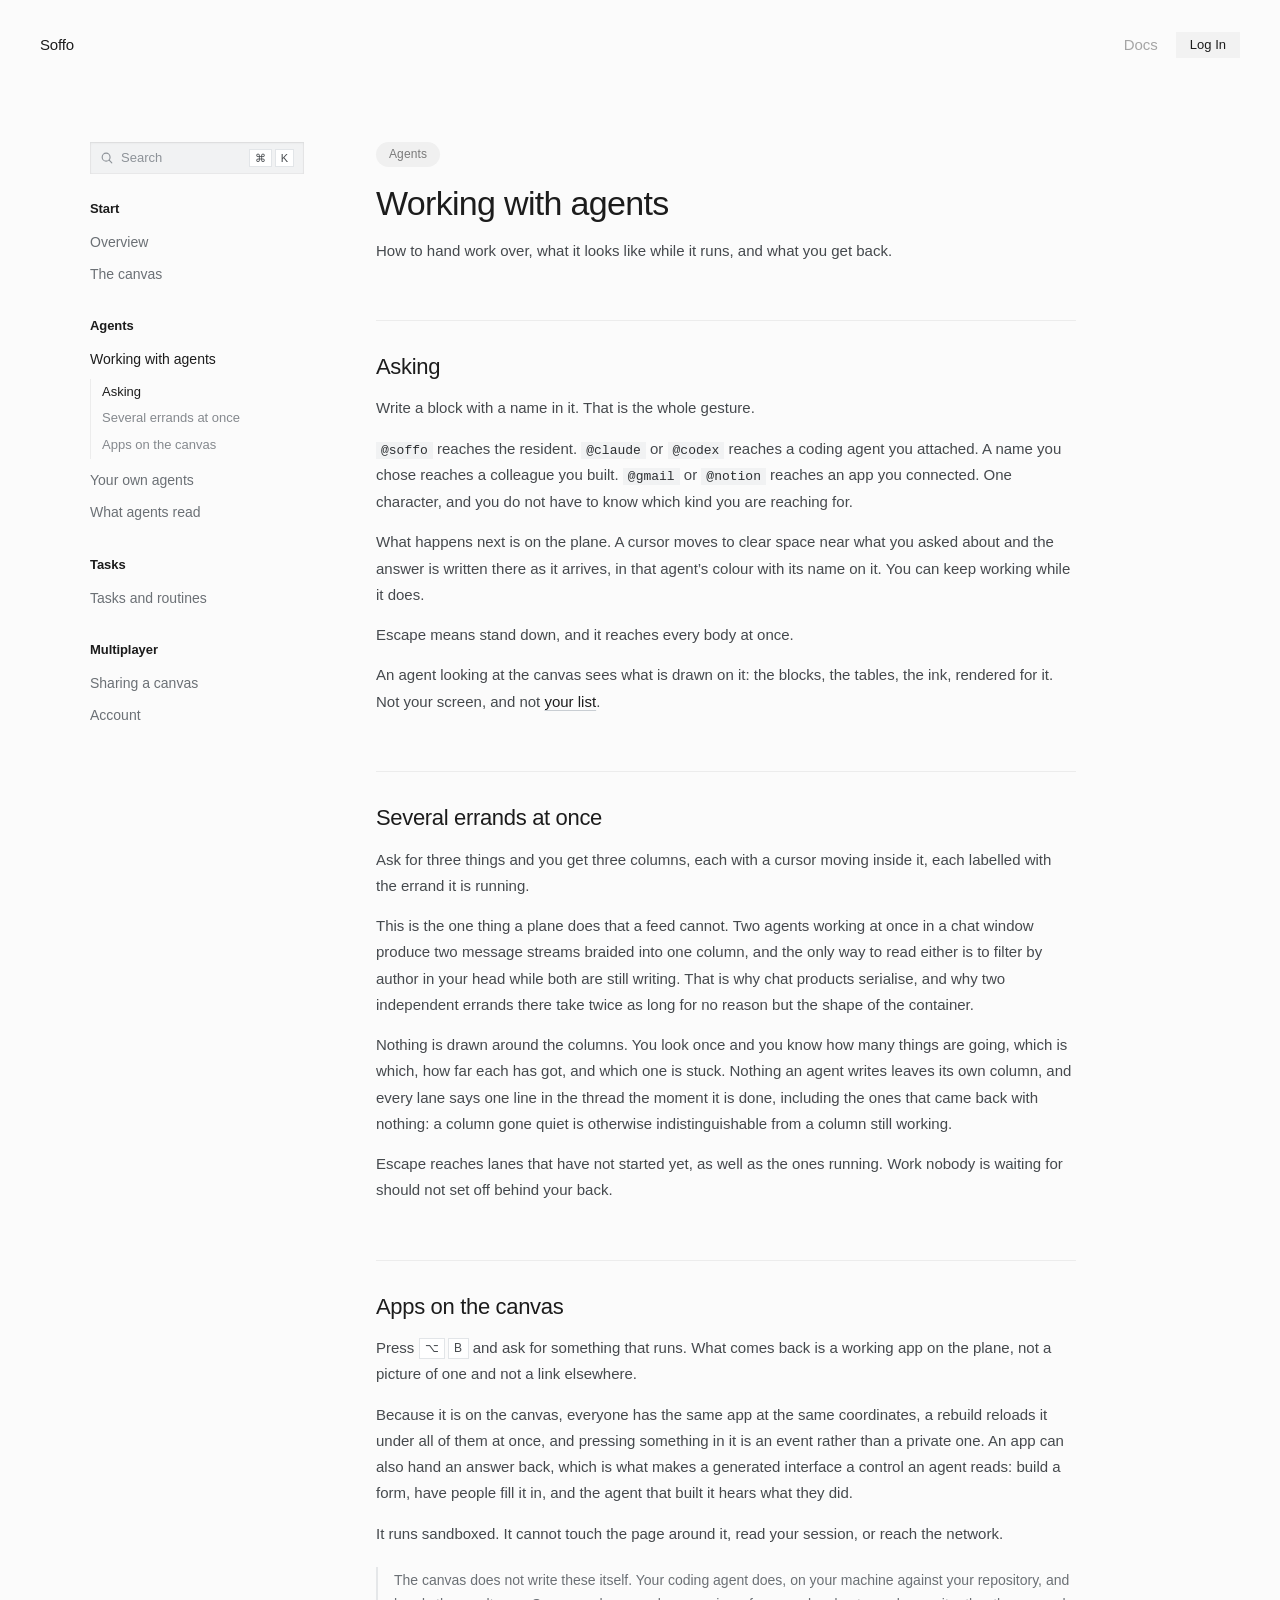
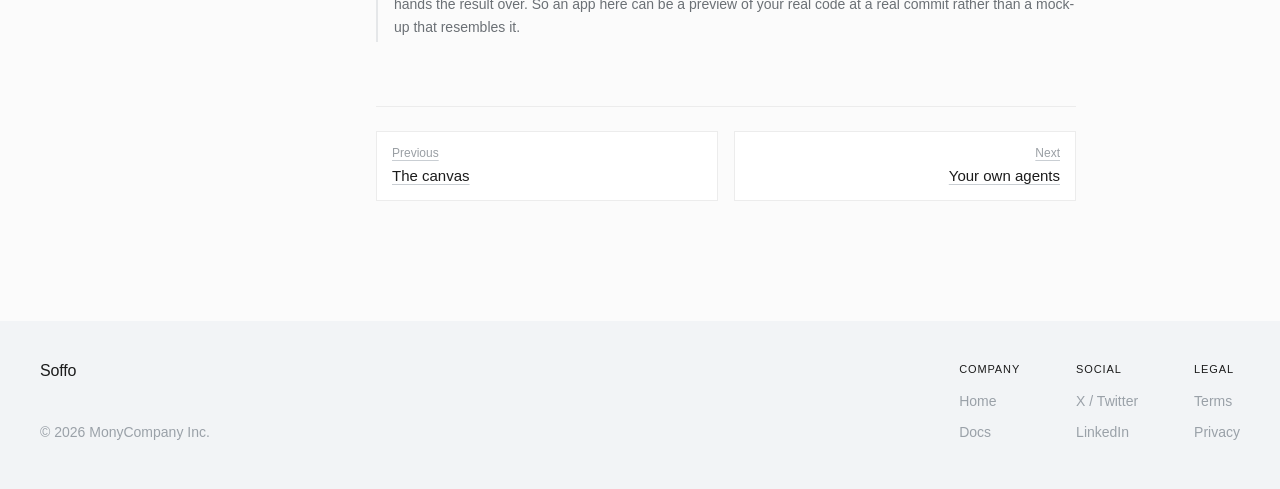
<file: docs/agents/index.html>
<!DOCTYPE html>
<html lang="en">
<head>
  <meta charset="utf-8" />
  <meta name="viewport" content="width=device-width, initial-scale=1" />
  <title>Working with agents - Soffo Docs</title>
  <meta name="description" content="How to hand work over, what it looks like while it runs, and what you get back." />
  <link rel="canonical" href="https://getsoffo.com/docs/agents/" />
  <link rel="icon" type="image/png" href="/favicon.png" />
  <link rel="apple-touch-icon" href="/favicon.png" />
  <link rel="stylesheet" href="/styles.css" />
  <link rel="stylesheet" href="/docs/docs.css" />
</head>
<body class="is-docs">
  <header class="topbar">
    <a class="wordmark" href="/" aria-label="Soffo home">Soffo</a>
    <div class="nav-right">
      <a class="nav-link" href="/docs/">Docs</a>
      <a class="nav-login" href="https://app.getsoffo.com">Log In</a>
    </div>
  </header>

  <main class="docs">
    <div class="docs-side">
      <div class="docs-find">
        <svg class="df-glass" viewBox="0 0 16 16" width="14" height="14" aria-hidden="true"><circle cx="7" cy="7" r="4.5" fill="none" stroke="currentColor" stroke-width="1.3"/><path d="m10.5 10.5 3 3" fill="none" stroke="currentColor" stroke-width="1.3" stroke-linecap="round"/></svg>
        <input class="df-input" type="search" placeholder="Search" autocomplete="off" spellcheck="false"
               role="combobox" aria-expanded="false" aria-controls="df-list" aria-label="Search the docs" />
        <span class="df-hint" aria-hidden="true"><span class="key">&#8984;</span><span class="key">K</span></span>
        <div class="df-out" id="df-list" role="listbox" hidden></div>
      </div>

      <button class="docs-toggle" type="button" aria-expanded="false" aria-controls="docs-nav">
        Contents
        <svg viewBox="0 0 14 14" width="14" height="14" aria-hidden="true"><path d="M7 1.5v11M1.5 7h11" fill="none" stroke="currentColor" stroke-width="1.3" stroke-linecap="round"/></svg>
      </button>

      <nav class="docs-nav" id="docs-nav" aria-label="Documentation">
      <h2>Start</h2>
      <a class="dn-page" href="/docs/">Overview</a>
      <a class="dn-page" href="/docs/canvas/">The canvas</a>
      <h2>Agents</h2>
      <a class="dn-page on" href="/docs/agents/" aria-current="page">Working with agents</a>
      <div class="dn-subs">
        <a class="dn-sub" href="#asking">Asking</a>
        <a class="dn-sub" href="#lanes">Several errands at once</a>
        <a class="dn-sub" href="#apps">Apps on the canvas</a>
      </div>
      <a class="dn-page" href="/docs/your-agents/">Your own agents</a>
      <a class="dn-page" href="/docs/context/">What agents read</a>
      <h2>Tasks</h2>
      <a class="dn-page" href="/docs/tasks/">Tasks and routines</a>
      <h2>Multiplayer</h2>
      <a class="dn-page" href="/docs/sharing/">Sharing a canvas</a>
      <a class="dn-page" href="/docs/account/">Account</a>
      </nav>
    </div>

    <article class="docs-body">
      <span class="eyebrow">Agents</span>
      <h1 class="docs-title">Working with agents</h1>
      <p class="docs-lede">How to hand work over, what it looks like while it runs, and what you get back.</p>
<section id="asking">
  <h2>Asking</h2>
  <p>Write a block with a name in it. That is the whole gesture.</p>
  <p><code>@soffo</code> reaches the resident. <code>@claude</code> or <code>@codex</code> reaches a coding agent you attached. A name you chose reaches a colleague you built. <code>@gmail</code> or <code>@notion</code> reaches an app you connected. One character, and you do not have to know which kind you are reaching for.</p>
  <p>What happens next is on the plane. A cursor moves to clear space near what you asked about and the answer is written there as it arrives, in that agent&rsquo;s colour with its name on it. You can keep working while it does.</p>
  <p>Escape means stand down, and it reaches every body at once.</p>
  <p>An agent looking at the canvas sees what is drawn on it: the blocks, the tables, the ink, rendered for it. Not your screen, and not <a href="/docs/tasks/">your list</a>.</p>
</section>

<section id="lanes">
  <h2>Several errands at once</h2>
  <p>Ask for three things and you get three columns, each with a cursor moving inside it, each labelled with the errand it is running.</p>
  <p>This is the one thing a plane does that a feed cannot. Two agents working at once in a chat window produce two message streams braided into one column, and the only way to read either is to filter by author in your head while both are still writing. That is why chat products serialise, and why two independent errands there take twice as long for no reason but the shape of the container.</p>
  <p>Nothing is drawn around the columns. You look once and you know how many things are going, which is which, how far each has got, and which one is stuck. Nothing an agent writes leaves its own column, and every lane says one line in the thread the moment it is done, including the ones that came back with nothing: a column gone quiet is otherwise indistinguishable from a column still working.</p>
  <p>Escape reaches lanes that have not started yet, as well as the ones running. Work nobody is waiting for should not set off behind your back.</p>
</section>

<section id="apps">
  <h2>Apps on the canvas</h2>
  <p>Press <span class="key">&#8997;</span><span class="key">B</span> and ask for something that runs. What comes back is a working app on the plane, not a picture of one and not a link elsewhere.</p>
  <p>Because it is on the canvas, everyone has the same app at the same coordinates, a rebuild reloads it under all of them at once, and pressing something in it is an event rather than a private one. An app can also hand an answer back, which is what makes a generated interface a control an agent reads: build a form, have people fill it in, and the agent that built it hears what they did.</p>
  <p>It runs sandboxed. It cannot touch the page around it, read your session, or reach the network.</p>
  <div class="note">
    <p>The canvas does not write these itself. Your coding agent does, on your machine against your repository, and hands the result over. So an app here can be a preview of your real code at a real commit rather than a mock-up that resembles it.</p>
  </div>
</section>
      <nav class="docs-pn" aria-label="Pages">
        <a class="pn prev" href="/docs/canvas/"><span>Previous</span>The canvas</a>
        <a class="pn next" href="/docs/your-agents/"><span>Next</span>Your own agents</a>
      </nav>
    </article>
  </main>

  <footer class="site-foot">
    <div class="foot-brand">
      <a class="wordmark" href="/" aria-label="Soffo home">Soffo</a>
      <p class="foot-copy">&copy; 2026 MonyCompany Inc.</p>
    </div>

    <nav class="foot-nav" aria-label="Footer">
      <div class="foot-col">
        <h3>Company</h3>
        <a href="/">Home</a>
        <a href="/docs/">Docs</a>
      </div>
      <div class="foot-col">
        <h3>Social</h3>
        <a href="https://x.com/monycompany" target="_blank" rel="noopener">X / Twitter</a>
        <a href="https://www.linkedin.com/company/monyinc" target="_blank" rel="noopener">LinkedIn</a>
      </div>
      <div class="foot-col">
        <h3>Legal</h3>
        <a href="/terms">Terms</a>
        <a href="/privacy">Privacy</a>
      </div>
    </nav>
  </footer>

  <script src="/docs/docs.js"></script>
</body>
</html>
</file>
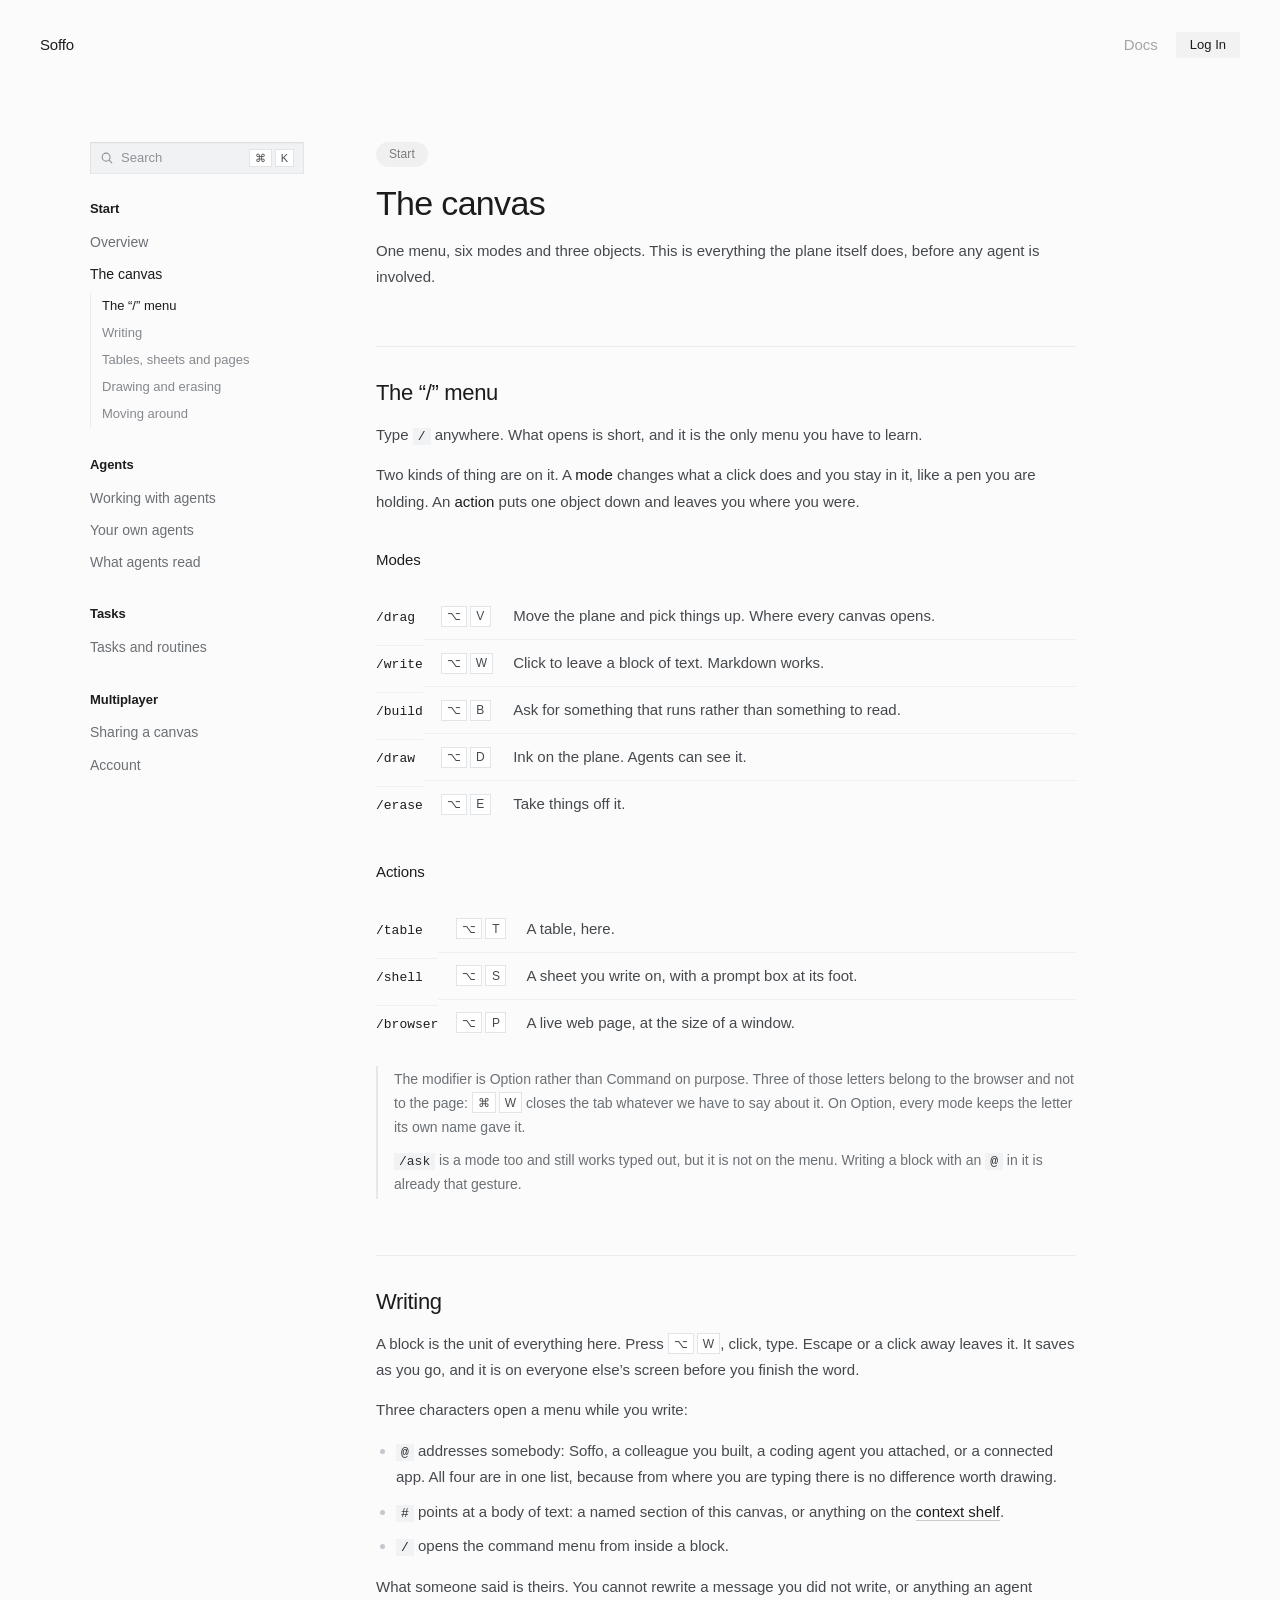
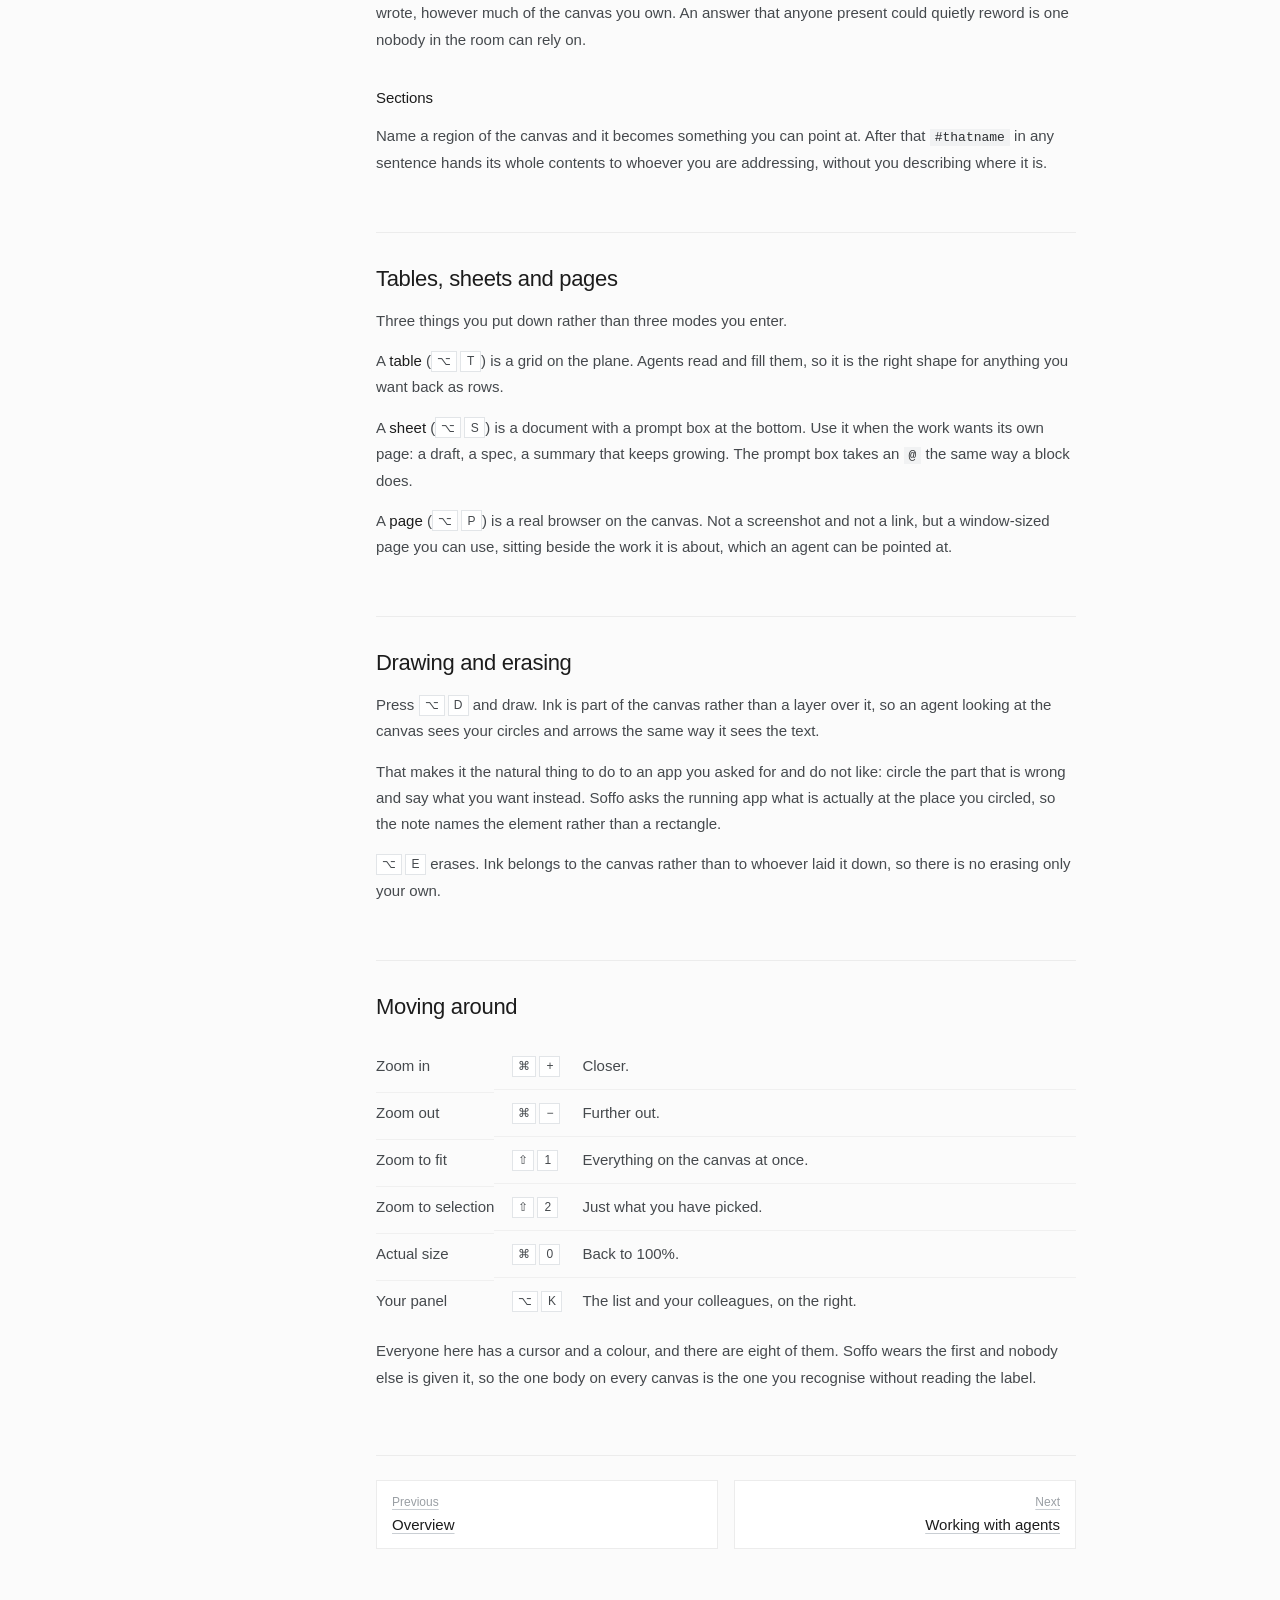
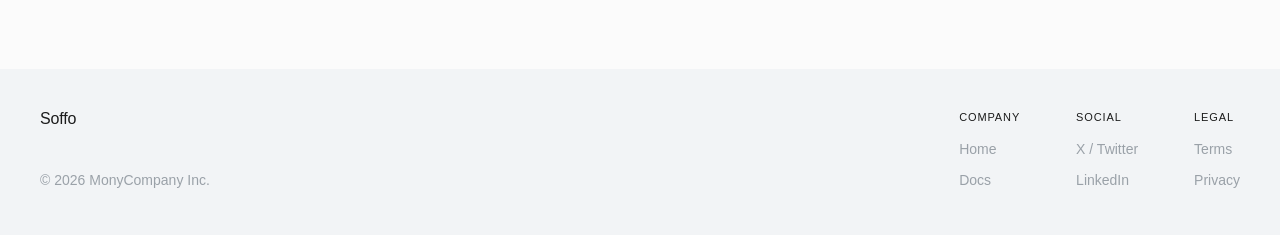
<file: docs/canvas/index.html>
<!DOCTYPE html>
<html lang="en">
<head>
  <meta charset="utf-8" />
  <meta name="viewport" content="width=device-width, initial-scale=1" />
  <title>The canvas - Soffo Docs</title>
  <meta name="description" content="One menu, six modes and three objects. This is everything the plane itself does, before any agent is involved." />
  <link rel="canonical" href="https://getsoffo.com/docs/canvas/" />
  <link rel="icon" type="image/png" href="/favicon.png" />
  <link rel="apple-touch-icon" href="/favicon.png" />
  <link rel="stylesheet" href="/styles.css" />
  <link rel="stylesheet" href="/docs/docs.css" />
</head>
<body class="is-docs">
  <header class="topbar">
    <a class="wordmark" href="/" aria-label="Soffo home">Soffo</a>
    <div class="nav-right">
      <a class="nav-link" href="/docs/">Docs</a>
      <a class="nav-login" href="https://app.getsoffo.com">Log In</a>
    </div>
  </header>

  <main class="docs">
    <div class="docs-side">
      <div class="docs-find">
        <svg class="df-glass" viewBox="0 0 16 16" width="14" height="14" aria-hidden="true"><circle cx="7" cy="7" r="4.5" fill="none" stroke="currentColor" stroke-width="1.3"/><path d="m10.5 10.5 3 3" fill="none" stroke="currentColor" stroke-width="1.3" stroke-linecap="round"/></svg>
        <input class="df-input" type="search" placeholder="Search" autocomplete="off" spellcheck="false"
               role="combobox" aria-expanded="false" aria-controls="df-list" aria-label="Search the docs" />
        <span class="df-hint" aria-hidden="true"><span class="key">&#8984;</span><span class="key">K</span></span>
        <div class="df-out" id="df-list" role="listbox" hidden></div>
      </div>

      <button class="docs-toggle" type="button" aria-expanded="false" aria-controls="docs-nav">
        Contents
        <svg viewBox="0 0 14 14" width="14" height="14" aria-hidden="true"><path d="M7 1.5v11M1.5 7h11" fill="none" stroke="currentColor" stroke-width="1.3" stroke-linecap="round"/></svg>
      </button>

      <nav class="docs-nav" id="docs-nav" aria-label="Documentation">
      <h2>Start</h2>
      <a class="dn-page" href="/docs/">Overview</a>
      <a class="dn-page on" href="/docs/canvas/" aria-current="page">The canvas</a>
      <div class="dn-subs">
        <a class="dn-sub" href="#menu">The “/” menu</a>
        <a class="dn-sub" href="#writing">Writing</a>
        <a class="dn-sub" href="#objects">Tables, sheets and pages</a>
        <a class="dn-sub" href="#drawing">Drawing and erasing</a>
        <a class="dn-sub" href="#moving">Moving around</a>
      </div>
      <h2>Agents</h2>
      <a class="dn-page" href="/docs/agents/">Working with agents</a>
      <a class="dn-page" href="/docs/your-agents/">Your own agents</a>
      <a class="dn-page" href="/docs/context/">What agents read</a>
      <h2>Tasks</h2>
      <a class="dn-page" href="/docs/tasks/">Tasks and routines</a>
      <h2>Multiplayer</h2>
      <a class="dn-page" href="/docs/sharing/">Sharing a canvas</a>
      <a class="dn-page" href="/docs/account/">Account</a>
      </nav>
    </div>

    <article class="docs-body">
      <span class="eyebrow">Start</span>
      <h1 class="docs-title">The canvas</h1>
      <p class="docs-lede">One menu, six modes and three objects. This is everything the plane itself does, before any agent is involved.</p>
<section id="menu">
  <h2>The &ldquo;/&rdquo; menu</h2>
  <p>Type <code>/</code> anywhere. What opens is short, and it is the only menu you have to learn.</p>
  <p>Two kinds of thing are on it. A <b>mode</b> changes what a click does and you stay in it, like a pen you are holding. An <b>action</b> puts one object down and leaves you where you were.</p>

  <h3>Modes</h3>
  <dl class="cmds">
    <dt>/drag</dt><dd class="k"><span class="key">&#8997;</span><span class="key">V</span></dd><dd>Move the plane and pick things up. Where every canvas opens.</dd>
    <dt>/write</dt><dd class="k"><span class="key">&#8997;</span><span class="key">W</span></dd><dd>Click to leave a block of text. Markdown works.</dd>
    <dt>/build</dt><dd class="k"><span class="key">&#8997;</span><span class="key">B</span></dd><dd>Ask for something that runs rather than something to read.</dd>
    <dt>/draw</dt><dd class="k"><span class="key">&#8997;</span><span class="key">D</span></dd><dd>Ink on the plane. Agents can see it.</dd>
    <dt>/erase</dt><dd class="k"><span class="key">&#8997;</span><span class="key">E</span></dd><dd>Take things off it.</dd>
  </dl>

  <h3>Actions</h3>
  <dl class="cmds">
    <dt>/table</dt><dd class="k"><span class="key">&#8997;</span><span class="key">T</span></dd><dd>A table, here.</dd>
    <dt>/shell</dt><dd class="k"><span class="key">&#8997;</span><span class="key">S</span></dd><dd>A sheet you write on, with a prompt box at its foot.</dd>
    <dt>/browser</dt><dd class="k"><span class="key">&#8997;</span><span class="key">P</span></dd><dd>A live web page, at the size of a window.</dd>
  </dl>

  <div class="note">
    <p>The modifier is Option rather than Command on purpose. Three of those letters belong to the browser and not to the page: <span class="key">&#8984;</span><span class="key">W</span> closes the tab whatever we have to say about it. On Option, every mode keeps the letter its own name gave it.</p>
    <p><code>/ask</code> is a mode too and still works typed out, but it is not on the menu. Writing a block with an <code>@</code> in it is already that gesture.</p>
  </div>
</section>

<section id="writing">
  <h2>Writing</h2>
  <p>A block is the unit of everything here. Press <span class="key">&#8997;</span><span class="key">W</span>, click, type. Escape or a click away leaves it. It saves as you go, and it is on everyone else&rsquo;s screen before you finish the word.</p>
  <p>Three characters open a menu while you write:</p>
  <ul>
    <li><code>@</code> addresses somebody: Soffo, a colleague you built, a coding agent you attached, or a connected app. All four are in one list, because from where you are typing there is no difference worth drawing.</li>
    <li><code>#</code> points at a body of text: a named section of this canvas, or anything on the <a href="/docs/context/#contexts">context shelf</a>.</li>
    <li><code>/</code> opens the command menu from inside a block.</li>
  </ul>
  <p>What someone said is theirs. You cannot rewrite a message you did not write, or anything an agent wrote, however much of the canvas you own. An answer that anyone present could quietly reword is one nobody in the room can rely on.</p>

  <h3>Sections</h3>
  <p>Name a region of the canvas and it becomes something you can point at. After that <code>#thatname</code> in any sentence hands its whole contents to whoever you are addressing, without you describing where it is.</p>
</section>

<section id="objects">
  <h2>Tables, sheets and pages</h2>
  <p>Three things you put down rather than three modes you enter.</p>
  <p>A <b>table</b> (<span class="key">&#8997;</span><span class="key">T</span>) is a grid on the plane. Agents read and fill them, so it is the right shape for anything you want back as rows.</p>
  <p>A <b>sheet</b> (<span class="key">&#8997;</span><span class="key">S</span>) is a document with a prompt box at the bottom. Use it when the work wants its own page: a draft, a spec, a summary that keeps growing. The prompt box takes an <code>@</code> the same way a block does.</p>
  <p>A <b>page</b> (<span class="key">&#8997;</span><span class="key">P</span>) is a real browser on the canvas. Not a screenshot and not a link, but a window-sized page you can use, sitting beside the work it is about, which an agent can be pointed at.</p>
</section>

<section id="drawing">
  <h2>Drawing and erasing</h2>
  <p>Press <span class="key">&#8997;</span><span class="key">D</span> and draw. Ink is part of the canvas rather than a layer over it, so an agent looking at the canvas sees your circles and arrows the same way it sees the text.</p>
  <p>That makes it the natural thing to do to an app you asked for and do not like: circle the part that is wrong and say what you want instead. Soffo asks the running app what is actually at the place you circled, so the note names the element rather than a rectangle.</p>
  <p><span class="key">&#8997;</span><span class="key">E</span> erases. Ink belongs to the canvas rather than to whoever laid it down, so there is no erasing only your own.</p>
</section>

<section id="moving">
  <h2>Moving around</h2>
  <dl class="cmds plain">
    <dt>Zoom in</dt><dd class="k"><span class="key">&#8984;</span><span class="key">+</span></dd><dd>Closer.</dd>
    <dt>Zoom out</dt><dd class="k"><span class="key">&#8984;</span><span class="key">&minus;</span></dd><dd>Further out.</dd>
    <dt>Zoom to fit</dt><dd class="k"><span class="key">&#8679;</span><span class="key">1</span></dd><dd>Everything on the canvas at once.</dd>
    <dt>Zoom to selection</dt><dd class="k"><span class="key">&#8679;</span><span class="key">2</span></dd><dd>Just what you have picked.</dd>
    <dt>Actual size</dt><dd class="k"><span class="key">&#8984;</span><span class="key">0</span></dd><dd>Back to 100%.</dd>
    <dt>Your panel</dt><dd class="k"><span class="key">&#8997;</span><span class="key">K</span></dd><dd>The list and your colleagues, on the right.</dd>
  </dl>
  <p>Everyone here has a cursor and a colour, and there are eight of them. Soffo wears the first and nobody else is given it, so the one body on every canvas is the one you recognise without reading the label.</p>
</section>
      <nav class="docs-pn" aria-label="Pages">
        <a class="pn prev" href="/docs/"><span>Previous</span>Overview</a>
        <a class="pn next" href="/docs/agents/"><span>Next</span>Working with agents</a>
      </nav>
    </article>
  </main>

  <footer class="site-foot">
    <div class="foot-brand">
      <a class="wordmark" href="/" aria-label="Soffo home">Soffo</a>
      <p class="foot-copy">&copy; 2026 MonyCompany Inc.</p>
    </div>

    <nav class="foot-nav" aria-label="Footer">
      <div class="foot-col">
        <h3>Company</h3>
        <a href="/">Home</a>
        <a href="/docs/">Docs</a>
      </div>
      <div class="foot-col">
        <h3>Social</h3>
        <a href="https://x.com/monycompany" target="_blank" rel="noopener">X / Twitter</a>
        <a href="https://www.linkedin.com/company/monyinc" target="_blank" rel="noopener">LinkedIn</a>
      </div>
      <div class="foot-col">
        <h3>Legal</h3>
        <a href="/terms">Terms</a>
        <a href="/privacy">Privacy</a>
      </div>
    </nav>
  </footer>

  <script src="/docs/docs.js"></script>
</body>
</html>
</file>
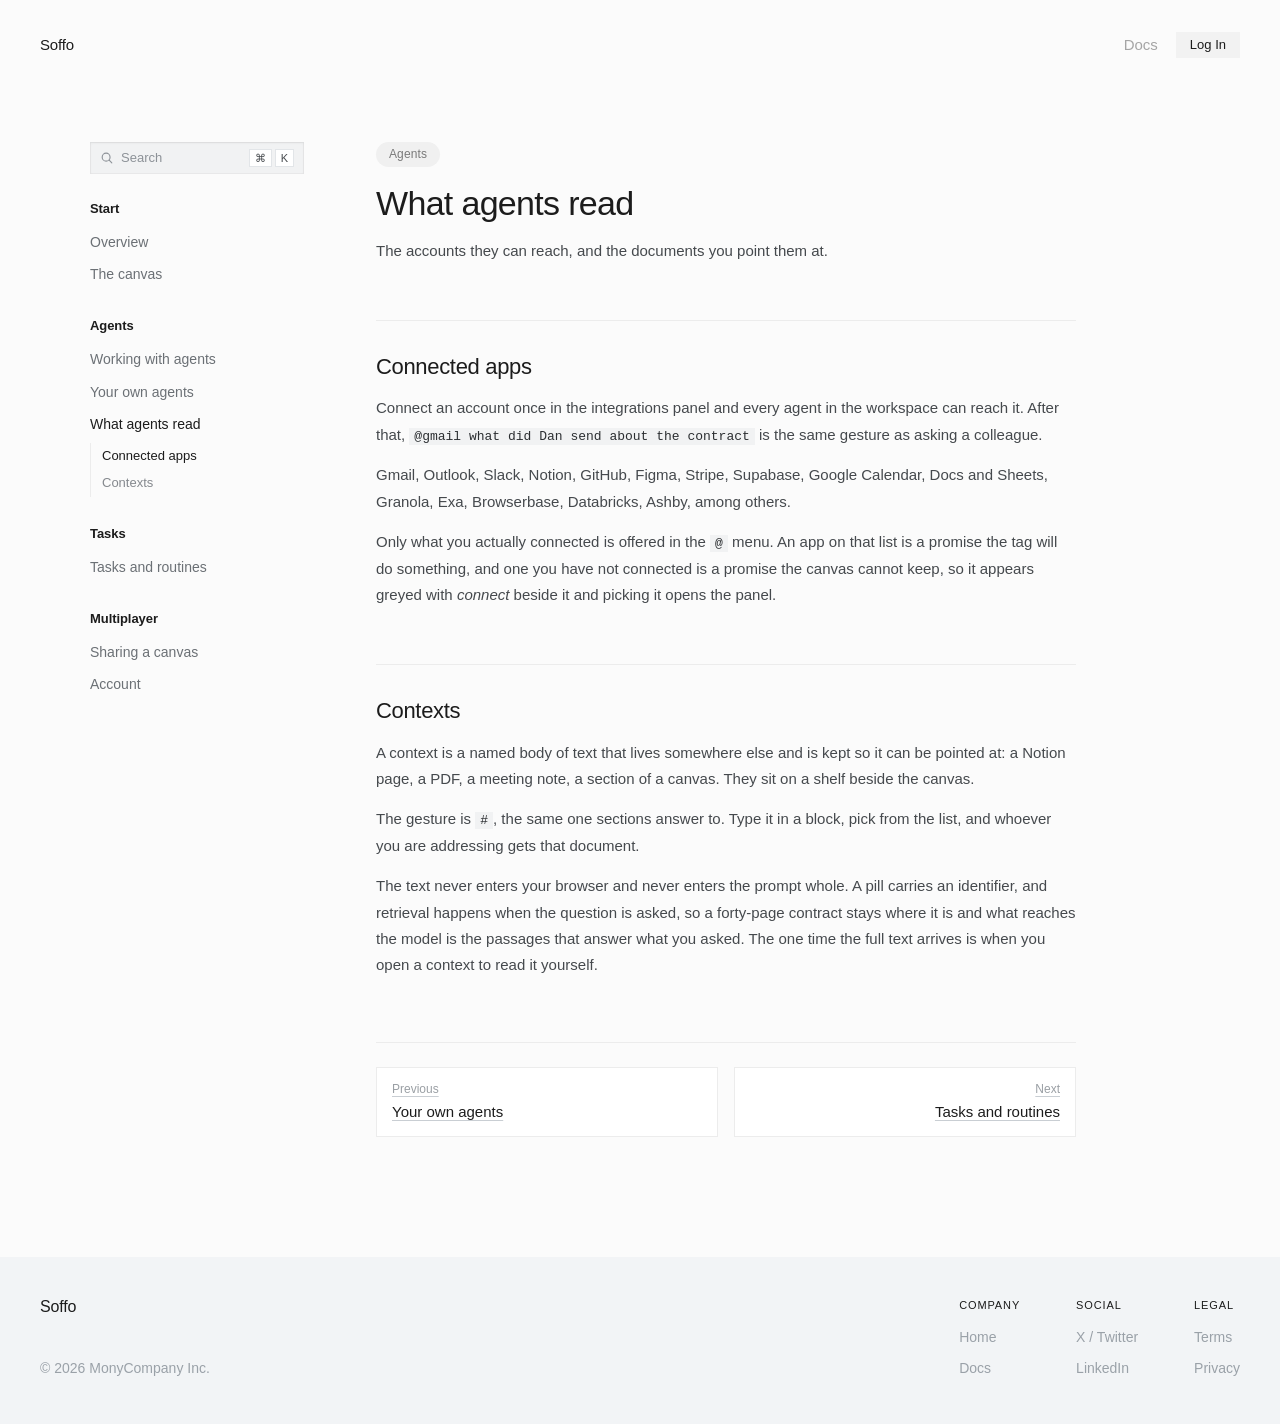
<file: docs/context/index.html>
<!DOCTYPE html>
<html lang="en">
<head>
  <meta charset="utf-8" />
  <meta name="viewport" content="width=device-width, initial-scale=1" />
  <title>What agents read - Soffo Docs</title>
  <meta name="description" content="The accounts they can reach, and the documents you point them at." />
  <link rel="canonical" href="https://getsoffo.com/docs/context/" />
  <link rel="icon" type="image/png" href="/favicon.png" />
  <link rel="apple-touch-icon" href="/favicon.png" />
  <link rel="stylesheet" href="/styles.css" />
  <link rel="stylesheet" href="/docs/docs.css" />
</head>
<body class="is-docs">
  <header class="topbar">
    <a class="wordmark" href="/" aria-label="Soffo home">Soffo</a>
    <div class="nav-right">
      <a class="nav-link" href="/docs/">Docs</a>
      <a class="nav-login" href="https://app.getsoffo.com">Log In</a>
    </div>
  </header>

  <main class="docs">
    <div class="docs-side">
      <div class="docs-find">
        <svg class="df-glass" viewBox="0 0 16 16" width="14" height="14" aria-hidden="true"><circle cx="7" cy="7" r="4.5" fill="none" stroke="currentColor" stroke-width="1.3"/><path d="m10.5 10.5 3 3" fill="none" stroke="currentColor" stroke-width="1.3" stroke-linecap="round"/></svg>
        <input class="df-input" type="search" placeholder="Search" autocomplete="off" spellcheck="false"
               role="combobox" aria-expanded="false" aria-controls="df-list" aria-label="Search the docs" />
        <span class="df-hint" aria-hidden="true"><span class="key">&#8984;</span><span class="key">K</span></span>
        <div class="df-out" id="df-list" role="listbox" hidden></div>
      </div>

      <button class="docs-toggle" type="button" aria-expanded="false" aria-controls="docs-nav">
        Contents
        <svg viewBox="0 0 14 14" width="14" height="14" aria-hidden="true"><path d="M7 1.5v11M1.5 7h11" fill="none" stroke="currentColor" stroke-width="1.3" stroke-linecap="round"/></svg>
      </button>

      <nav class="docs-nav" id="docs-nav" aria-label="Documentation">
      <h2>Start</h2>
      <a class="dn-page" href="/docs/">Overview</a>
      <a class="dn-page" href="/docs/canvas/">The canvas</a>
      <h2>Agents</h2>
      <a class="dn-page" href="/docs/agents/">Working with agents</a>
      <a class="dn-page" href="/docs/your-agents/">Your own agents</a>
      <a class="dn-page on" href="/docs/context/" aria-current="page">What agents read</a>
      <div class="dn-subs">
        <a class="dn-sub" href="#apps">Connected apps</a>
        <a class="dn-sub" href="#contexts">Contexts</a>
      </div>
      <h2>Tasks</h2>
      <a class="dn-page" href="/docs/tasks/">Tasks and routines</a>
      <h2>Multiplayer</h2>
      <a class="dn-page" href="/docs/sharing/">Sharing a canvas</a>
      <a class="dn-page" href="/docs/account/">Account</a>
      </nav>
    </div>

    <article class="docs-body">
      <span class="eyebrow">Agents</span>
      <h1 class="docs-title">What agents read</h1>
      <p class="docs-lede">The accounts they can reach, and the documents you point them at.</p>
<section id="apps">
  <h2>Connected apps</h2>
  <p>Connect an account once in the integrations panel and every agent in the workspace can reach it. After that, <code>@gmail what did Dan send about the contract</code> is the same gesture as asking a colleague.</p>
  <p>Gmail, Outlook, Slack, Notion, GitHub, Figma, Stripe, Supabase, Google Calendar, Docs and Sheets, Granola, Exa, Browserbase, Databricks, Ashby, among others.</p>
  <p>Only what you actually connected is offered in the <code>@</code> menu. An app on that list is a promise the tag will do something, and one you have not connected is a promise the canvas cannot keep, so it appears greyed with <em>connect</em> beside it and picking it opens the panel.</p>
</section>

<section id="contexts">
  <h2>Contexts</h2>
  <p>A context is a named body of text that lives somewhere else and is kept so it can be pointed at: a Notion page, a PDF, a meeting note, a section of a canvas. They sit on a shelf beside the canvas.</p>
  <p>The gesture is <code>#</code>, the same one sections answer to. Type it in a block, pick from the list, and whoever you are addressing gets that document.</p>
  <p>The text never enters your browser and never enters the prompt whole. A pill carries an identifier, and retrieval happens when the question is asked, so a forty-page contract stays where it is and what reaches the model is the passages that answer what you asked. The one time the full text arrives is when you open a context to read it yourself.</p>
</section>
      <nav class="docs-pn" aria-label="Pages">
        <a class="pn prev" href="/docs/your-agents/"><span>Previous</span>Your own agents</a>
        <a class="pn next" href="/docs/tasks/"><span>Next</span>Tasks and routines</a>
      </nav>
    </article>
  </main>

  <footer class="site-foot">
    <div class="foot-brand">
      <a class="wordmark" href="/" aria-label="Soffo home">Soffo</a>
      <p class="foot-copy">&copy; 2026 MonyCompany Inc.</p>
    </div>

    <nav class="foot-nav" aria-label="Footer">
      <div class="foot-col">
        <h3>Company</h3>
        <a href="/">Home</a>
        <a href="/docs/">Docs</a>
      </div>
      <div class="foot-col">
        <h3>Social</h3>
        <a href="https://x.com/monycompany" target="_blank" rel="noopener">X / Twitter</a>
        <a href="https://www.linkedin.com/company/monyinc" target="_blank" rel="noopener">LinkedIn</a>
      </div>
      <div class="foot-col">
        <h3>Legal</h3>
        <a href="/terms">Terms</a>
        <a href="/privacy">Privacy</a>
      </div>
    </nav>
  </footer>

  <script src="/docs/docs.js"></script>
</body>
</html>
</file>
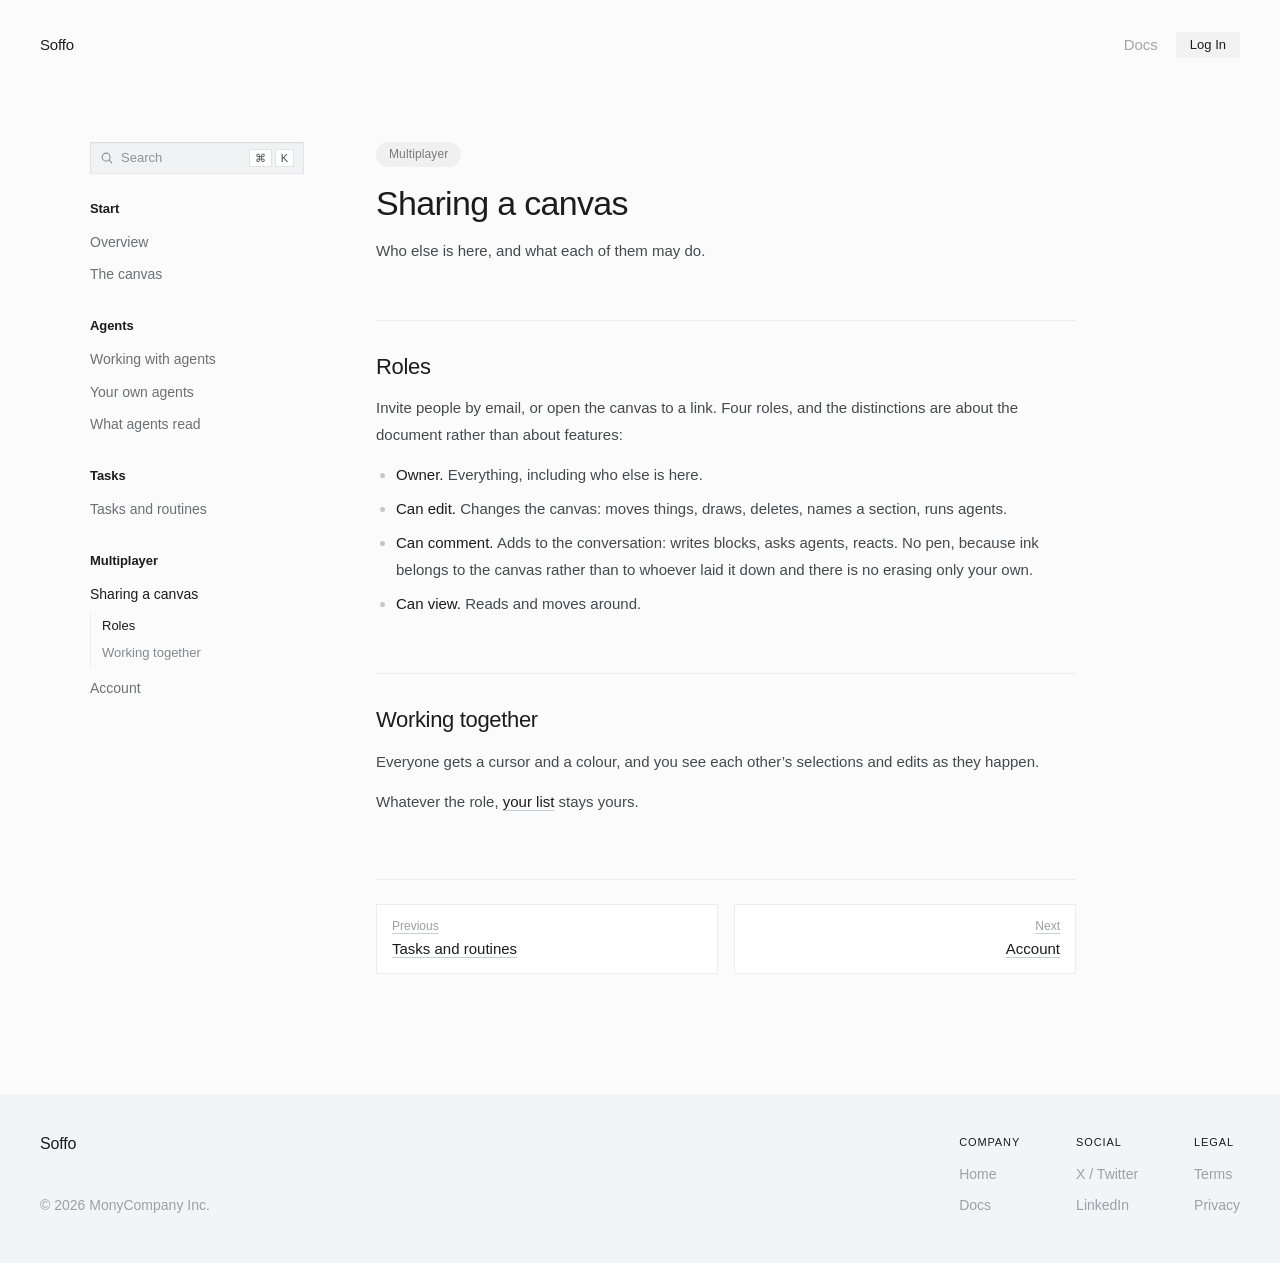
<file: docs/sharing/index.html>
<!DOCTYPE html>
<html lang="en">
<head>
  <meta charset="utf-8" />
  <meta name="viewport" content="width=device-width, initial-scale=1" />
  <title>Sharing a canvas - Soffo Docs</title>
  <meta name="description" content="Who else is here, and what each of them may do." />
  <link rel="canonical" href="https://getsoffo.com/docs/sharing/" />
  <link rel="icon" type="image/png" href="/favicon.png" />
  <link rel="apple-touch-icon" href="/favicon.png" />
  <link rel="stylesheet" href="/styles.css" />
  <link rel="stylesheet" href="/docs/docs.css" />
</head>
<body class="is-docs">
  <header class="topbar">
    <a class="wordmark" href="/" aria-label="Soffo home">Soffo</a>
    <div class="nav-right">
      <a class="nav-link" href="/docs/">Docs</a>
      <a class="nav-login" href="https://app.getsoffo.com">Log In</a>
    </div>
  </header>

  <main class="docs">
    <div class="docs-side">
      <div class="docs-find">
        <svg class="df-glass" viewBox="0 0 16 16" width="14" height="14" aria-hidden="true"><circle cx="7" cy="7" r="4.5" fill="none" stroke="currentColor" stroke-width="1.3"/><path d="m10.5 10.5 3 3" fill="none" stroke="currentColor" stroke-width="1.3" stroke-linecap="round"/></svg>
        <input class="df-input" type="search" placeholder="Search" autocomplete="off" spellcheck="false"
               role="combobox" aria-expanded="false" aria-controls="df-list" aria-label="Search the docs" />
        <span class="df-hint" aria-hidden="true"><span class="key">&#8984;</span><span class="key">K</span></span>
        <div class="df-out" id="df-list" role="listbox" hidden></div>
      </div>

      <button class="docs-toggle" type="button" aria-expanded="false" aria-controls="docs-nav">
        Contents
        <svg viewBox="0 0 14 14" width="14" height="14" aria-hidden="true"><path d="M7 1.5v11M1.5 7h11" fill="none" stroke="currentColor" stroke-width="1.3" stroke-linecap="round"/></svg>
      </button>

      <nav class="docs-nav" id="docs-nav" aria-label="Documentation">
      <h2>Start</h2>
      <a class="dn-page" href="/docs/">Overview</a>
      <a class="dn-page" href="/docs/canvas/">The canvas</a>
      <h2>Agents</h2>
      <a class="dn-page" href="/docs/agents/">Working with agents</a>
      <a class="dn-page" href="/docs/your-agents/">Your own agents</a>
      <a class="dn-page" href="/docs/context/">What agents read</a>
      <h2>Tasks</h2>
      <a class="dn-page" href="/docs/tasks/">Tasks and routines</a>
      <h2>Multiplayer</h2>
      <a class="dn-page on" href="/docs/sharing/" aria-current="page">Sharing a canvas</a>
      <div class="dn-subs">
        <a class="dn-sub" href="#roles">Roles</a>
        <a class="dn-sub" href="#together">Working together</a>
      </div>
      <a class="dn-page" href="/docs/account/">Account</a>
      </nav>
    </div>

    <article class="docs-body">
      <span class="eyebrow">Multiplayer</span>
      <h1 class="docs-title">Sharing a canvas</h1>
      <p class="docs-lede">Who else is here, and what each of them may do.</p>
<section id="roles">
  <h2>Roles</h2>
  <p>Invite people by email, or open the canvas to a link. Four roles, and the distinctions are about the document rather than about features:</p>
  <ul>
    <li><b>Owner.</b> Everything, including who else is here.</li>
    <li><b>Can edit.</b> Changes the canvas: moves things, draws, deletes, names a section, runs agents.</li>
    <li><b>Can comment.</b> Adds to the conversation: writes blocks, asks agents, reacts. No pen, because ink belongs to the canvas rather than to whoever laid it down and there is no erasing only your own.</li>
    <li><b>Can view.</b> Reads and moves around.</li>
  </ul>
</section>

<section id="together">
  <h2>Working together</h2>
  <p>Everyone gets a cursor and a colour, and you see each other&rsquo;s selections and edits as they happen.</p>
  <p>Whatever the role, <a href="/docs/tasks/">your list</a> stays yours.</p>
</section>
      <nav class="docs-pn" aria-label="Pages">
        <a class="pn prev" href="/docs/tasks/"><span>Previous</span>Tasks and routines</a>
        <a class="pn next" href="/docs/account/"><span>Next</span>Account</a>
      </nav>
    </article>
  </main>

  <footer class="site-foot">
    <div class="foot-brand">
      <a class="wordmark" href="/" aria-label="Soffo home">Soffo</a>
      <p class="foot-copy">&copy; 2026 MonyCompany Inc.</p>
    </div>

    <nav class="foot-nav" aria-label="Footer">
      <div class="foot-col">
        <h3>Company</h3>
        <a href="/">Home</a>
        <a href="/docs/">Docs</a>
      </div>
      <div class="foot-col">
        <h3>Social</h3>
        <a href="https://x.com/monycompany" target="_blank" rel="noopener">X / Twitter</a>
        <a href="https://www.linkedin.com/company/monyinc" target="_blank" rel="noopener">LinkedIn</a>
      </div>
      <div class="foot-col">
        <h3>Legal</h3>
        <a href="/terms">Terms</a>
        <a href="/privacy">Privacy</a>
      </div>
    </nav>
  </footer>

  <script src="/docs/docs.js"></script>
</body>
</html>
</file>
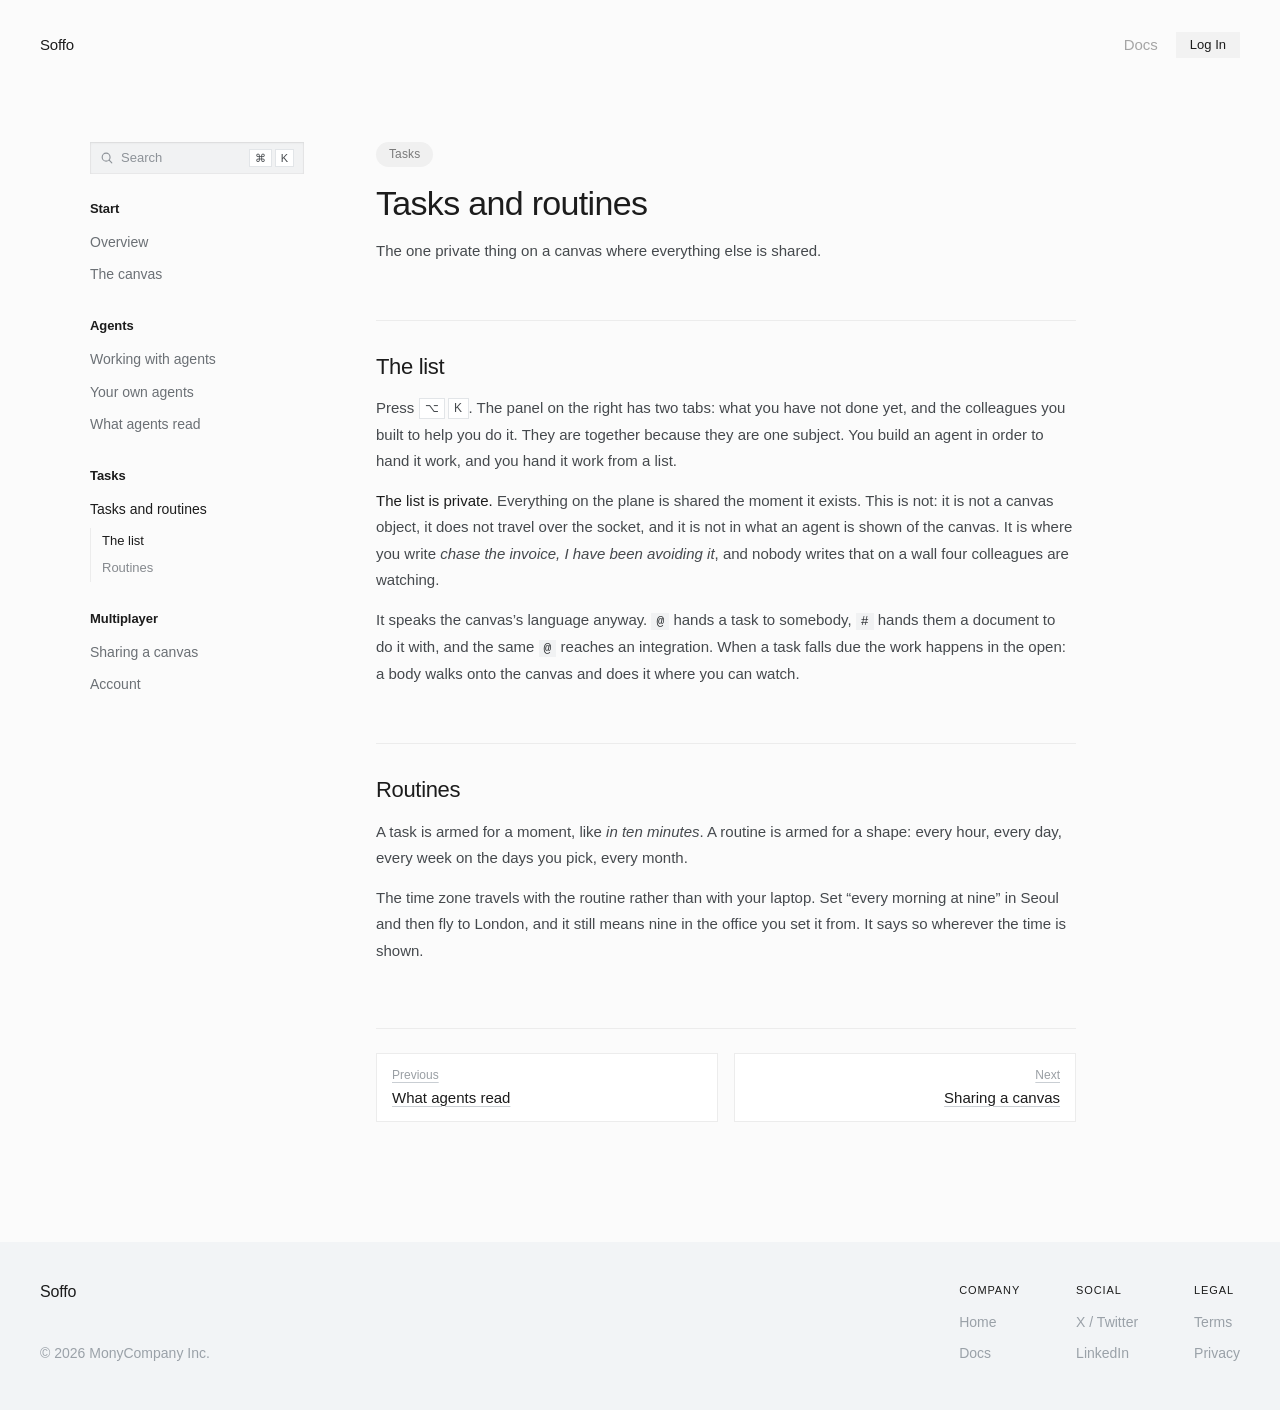
<file: docs/tasks/index.html>
<!DOCTYPE html>
<html lang="en">
<head>
  <meta charset="utf-8" />
  <meta name="viewport" content="width=device-width, initial-scale=1" />
  <title>Tasks and routines - Soffo Docs</title>
  <meta name="description" content="The one private thing on a canvas where everything else is shared." />
  <link rel="canonical" href="https://getsoffo.com/docs/tasks/" />
  <link rel="icon" type="image/png" href="/favicon.png" />
  <link rel="apple-touch-icon" href="/favicon.png" />
  <link rel="stylesheet" href="/styles.css" />
  <link rel="stylesheet" href="/docs/docs.css" />
</head>
<body class="is-docs">
  <header class="topbar">
    <a class="wordmark" href="/" aria-label="Soffo home">Soffo</a>
    <div class="nav-right">
      <a class="nav-link" href="/docs/">Docs</a>
      <a class="nav-login" href="https://app.getsoffo.com">Log In</a>
    </div>
  </header>

  <main class="docs">
    <div class="docs-side">
      <div class="docs-find">
        <svg class="df-glass" viewBox="0 0 16 16" width="14" height="14" aria-hidden="true"><circle cx="7" cy="7" r="4.5" fill="none" stroke="currentColor" stroke-width="1.3"/><path d="m10.5 10.5 3 3" fill="none" stroke="currentColor" stroke-width="1.3" stroke-linecap="round"/></svg>
        <input class="df-input" type="search" placeholder="Search" autocomplete="off" spellcheck="false"
               role="combobox" aria-expanded="false" aria-controls="df-list" aria-label="Search the docs" />
        <span class="df-hint" aria-hidden="true"><span class="key">&#8984;</span><span class="key">K</span></span>
        <div class="df-out" id="df-list" role="listbox" hidden></div>
      </div>

      <button class="docs-toggle" type="button" aria-expanded="false" aria-controls="docs-nav">
        Contents
        <svg viewBox="0 0 14 14" width="14" height="14" aria-hidden="true"><path d="M7 1.5v11M1.5 7h11" fill="none" stroke="currentColor" stroke-width="1.3" stroke-linecap="round"/></svg>
      </button>

      <nav class="docs-nav" id="docs-nav" aria-label="Documentation">
      <h2>Start</h2>
      <a class="dn-page" href="/docs/">Overview</a>
      <a class="dn-page" href="/docs/canvas/">The canvas</a>
      <h2>Agents</h2>
      <a class="dn-page" href="/docs/agents/">Working with agents</a>
      <a class="dn-page" href="/docs/your-agents/">Your own agents</a>
      <a class="dn-page" href="/docs/context/">What agents read</a>
      <h2>Tasks</h2>
      <a class="dn-page on" href="/docs/tasks/" aria-current="page">Tasks and routines</a>
      <div class="dn-subs">
        <a class="dn-sub" href="#list">The list</a>
        <a class="dn-sub" href="#routines">Routines</a>
      </div>
      <h2>Multiplayer</h2>
      <a class="dn-page" href="/docs/sharing/">Sharing a canvas</a>
      <a class="dn-page" href="/docs/account/">Account</a>
      </nav>
    </div>

    <article class="docs-body">
      <span class="eyebrow">Tasks</span>
      <h1 class="docs-title">Tasks and routines</h1>
      <p class="docs-lede">The one private thing on a canvas where everything else is shared.</p>
<section id="list">
  <h2>The list</h2>
  <p>Press <span class="key">&#8997;</span><span class="key">K</span>. The panel on the right has two tabs: what you have not done yet, and the colleagues you built to help you do it. They are together because they are one subject. You build an agent in order to hand it work, and you hand it work from a list.</p>
  <p><b>The list is private.</b> Everything on the plane is shared the moment it exists. This is not: it is not a canvas object, it does not travel over the socket, and it is not in what an agent is shown of the canvas. It is where you write <em>chase the invoice, I have been avoiding it</em>, and nobody writes that on a wall four colleagues are watching.</p>
  <p>It speaks the canvas&rsquo;s language anyway. <code>@</code> hands a task to somebody, <code>#</code> hands them a document to do it with, and the same <code>@</code> reaches an integration. When a task falls due the work happens in the open: a body walks onto the canvas and does it where you can watch.</p>
</section>

<section id="routines">
  <h2>Routines</h2>
  <p>A task is armed for a moment, like <em>in ten minutes</em>. A routine is armed for a shape: every hour, every day, every week on the days you pick, every month.</p>
  <p>The time zone travels with the routine rather than with your laptop. Set &ldquo;every morning at nine&rdquo; in Seoul and then fly to London, and it still means nine in the office you set it from. It says so wherever the time is shown.</p>
</section>
      <nav class="docs-pn" aria-label="Pages">
        <a class="pn prev" href="/docs/context/"><span>Previous</span>What agents read</a>
        <a class="pn next" href="/docs/sharing/"><span>Next</span>Sharing a canvas</a>
      </nav>
    </article>
  </main>

  <footer class="site-foot">
    <div class="foot-brand">
      <a class="wordmark" href="/" aria-label="Soffo home">Soffo</a>
      <p class="foot-copy">&copy; 2026 MonyCompany Inc.</p>
    </div>

    <nav class="foot-nav" aria-label="Footer">
      <div class="foot-col">
        <h3>Company</h3>
        <a href="/">Home</a>
        <a href="/docs/">Docs</a>
      </div>
      <div class="foot-col">
        <h3>Social</h3>
        <a href="https://x.com/monycompany" target="_blank" rel="noopener">X / Twitter</a>
        <a href="https://www.linkedin.com/company/monyinc" target="_blank" rel="noopener">LinkedIn</a>
      </div>
      <div class="foot-col">
        <h3>Legal</h3>
        <a href="/terms">Terms</a>
        <a href="/privacy">Privacy</a>
      </div>
    </nav>
  </footer>

  <script src="/docs/docs.js"></script>
</body>
</html>
</file>
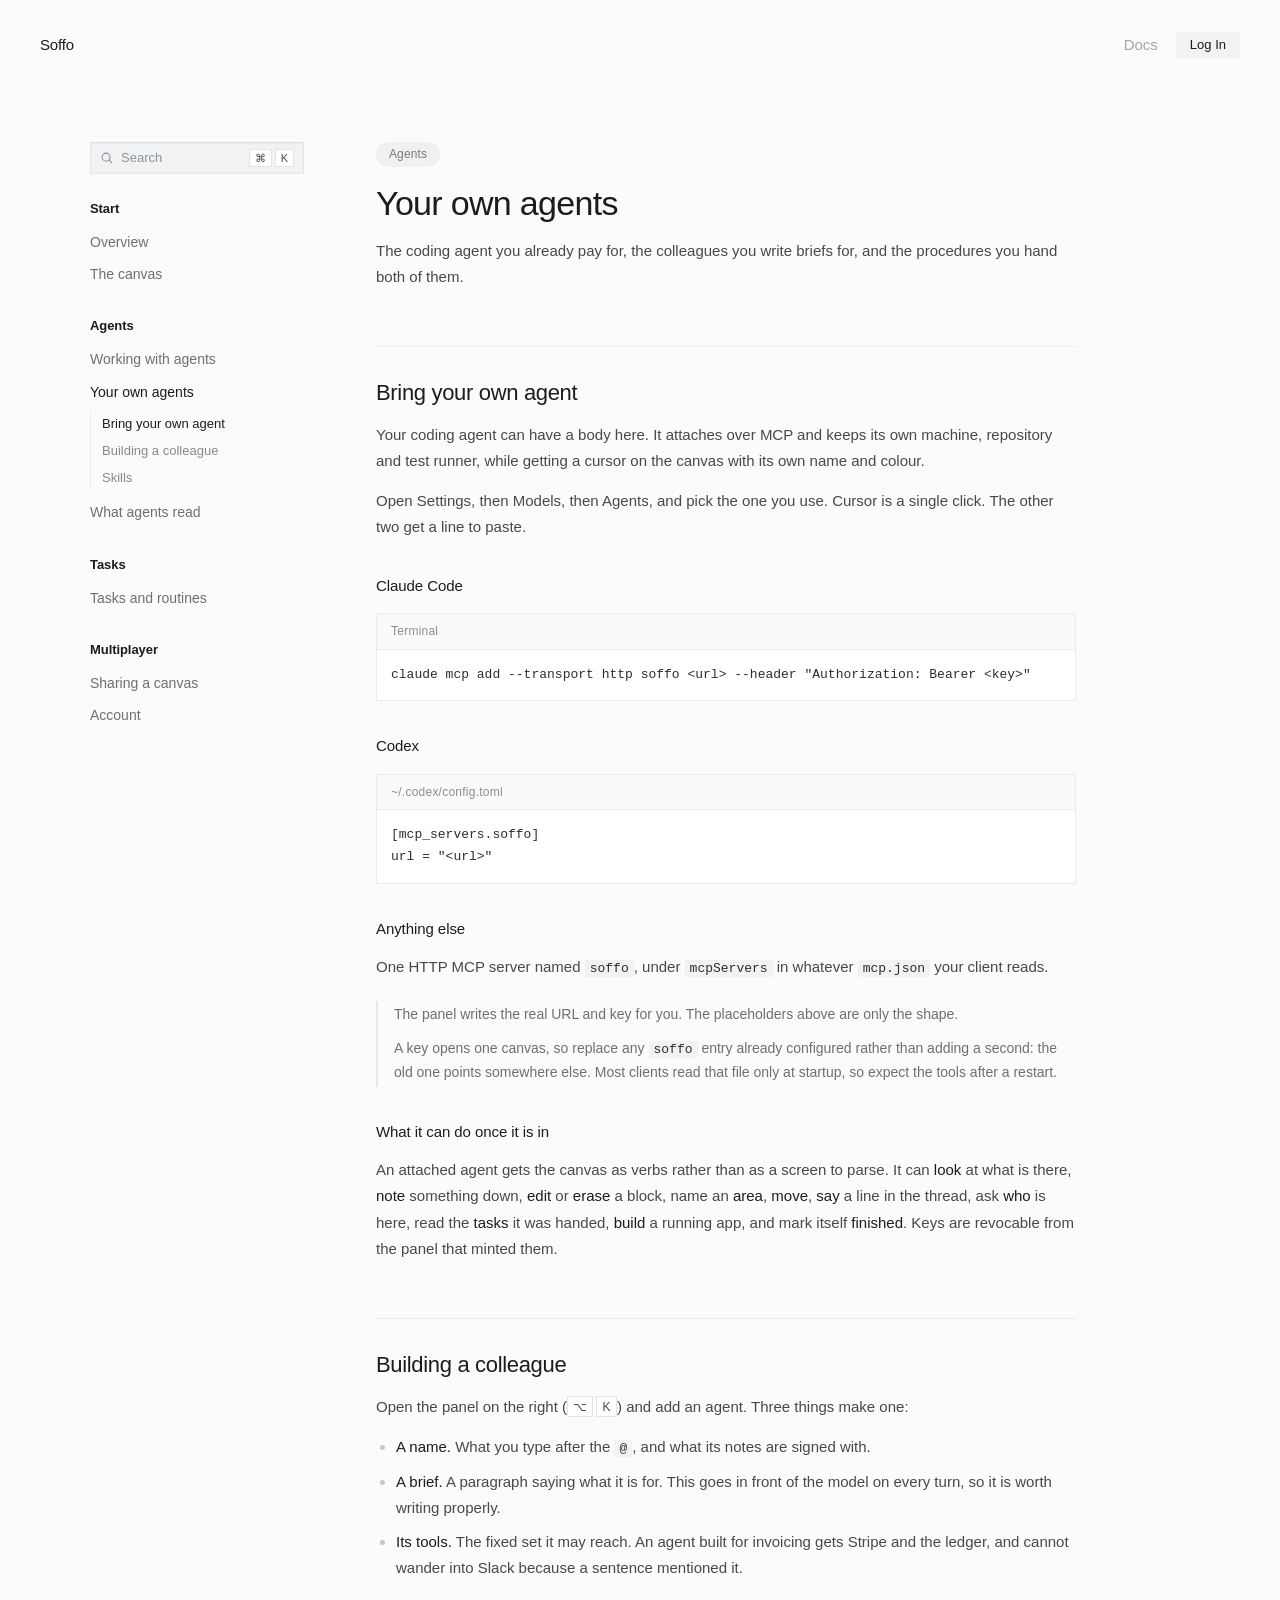
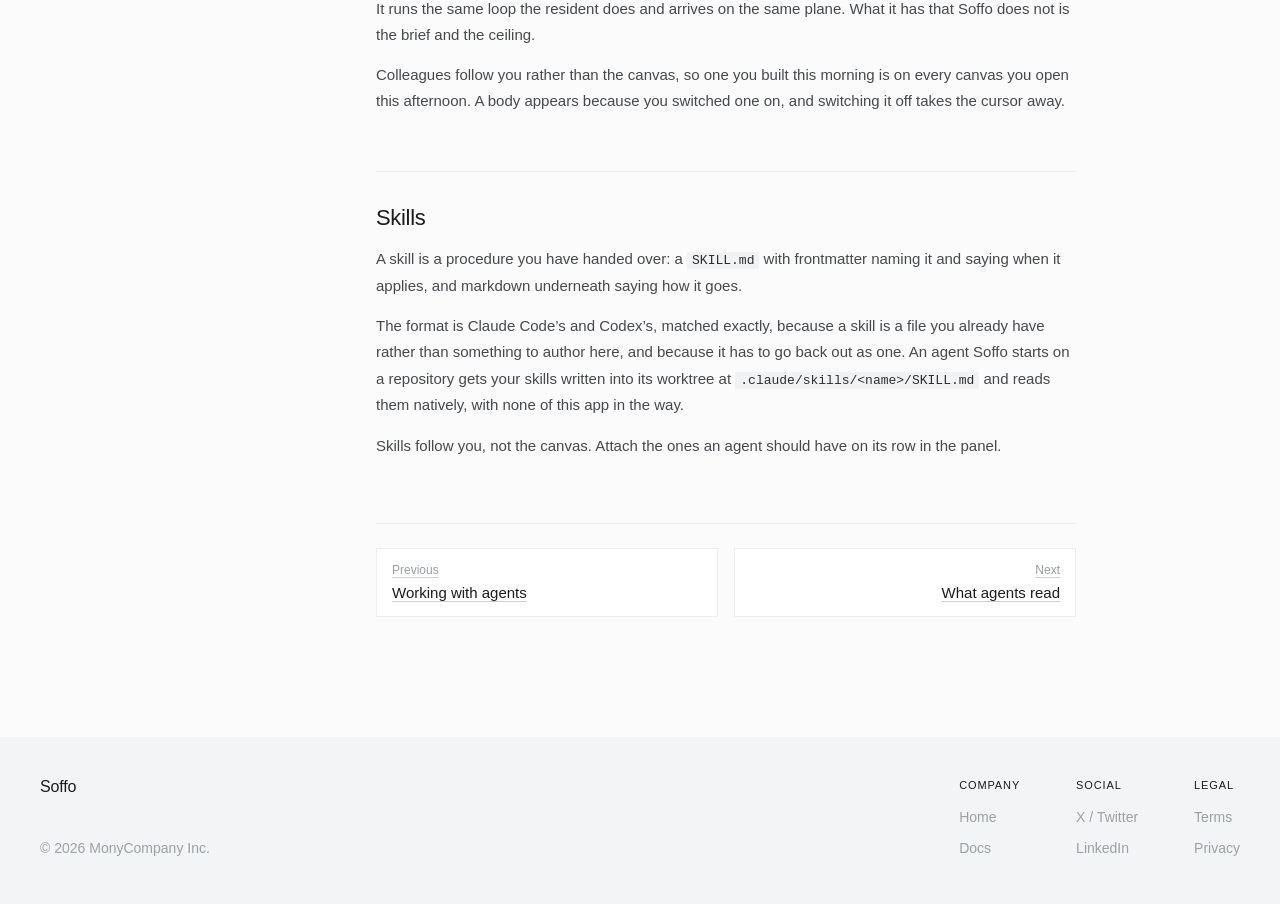
<file: docs/your-agents/index.html>
<!DOCTYPE html>
<html lang="en">
<head>
  <meta charset="utf-8" />
  <meta name="viewport" content="width=device-width, initial-scale=1" />
  <title>Your own agents - Soffo Docs</title>
  <meta name="description" content="The coding agent you already pay for, the colleagues you write briefs for, and the procedures you hand both of them." />
  <link rel="canonical" href="https://getsoffo.com/docs/your-agents/" />
  <link rel="icon" type="image/png" href="/favicon.png" />
  <link rel="apple-touch-icon" href="/favicon.png" />
  <link rel="stylesheet" href="/styles.css" />
  <link rel="stylesheet" href="/docs/docs.css" />
</head>
<body class="is-docs">
  <header class="topbar">
    <a class="wordmark" href="/" aria-label="Soffo home">Soffo</a>
    <div class="nav-right">
      <a class="nav-link" href="/docs/">Docs</a>
      <a class="nav-login" href="https://app.getsoffo.com">Log In</a>
    </div>
  </header>

  <main class="docs">
    <div class="docs-side">
      <div class="docs-find">
        <svg class="df-glass" viewBox="0 0 16 16" width="14" height="14" aria-hidden="true"><circle cx="7" cy="7" r="4.5" fill="none" stroke="currentColor" stroke-width="1.3"/><path d="m10.5 10.5 3 3" fill="none" stroke="currentColor" stroke-width="1.3" stroke-linecap="round"/></svg>
        <input class="df-input" type="search" placeholder="Search" autocomplete="off" spellcheck="false"
               role="combobox" aria-expanded="false" aria-controls="df-list" aria-label="Search the docs" />
        <span class="df-hint" aria-hidden="true"><span class="key">&#8984;</span><span class="key">K</span></span>
        <div class="df-out" id="df-list" role="listbox" hidden></div>
      </div>

      <button class="docs-toggle" type="button" aria-expanded="false" aria-controls="docs-nav">
        Contents
        <svg viewBox="0 0 14 14" width="14" height="14" aria-hidden="true"><path d="M7 1.5v11M1.5 7h11" fill="none" stroke="currentColor" stroke-width="1.3" stroke-linecap="round"/></svg>
      </button>

      <nav class="docs-nav" id="docs-nav" aria-label="Documentation">
      <h2>Start</h2>
      <a class="dn-page" href="/docs/">Overview</a>
      <a class="dn-page" href="/docs/canvas/">The canvas</a>
      <h2>Agents</h2>
      <a class="dn-page" href="/docs/agents/">Working with agents</a>
      <a class="dn-page on" href="/docs/your-agents/" aria-current="page">Your own agents</a>
      <div class="dn-subs">
        <a class="dn-sub" href="#bring">Bring your own agent</a>
        <a class="dn-sub" href="#colleagues">Building a colleague</a>
        <a class="dn-sub" href="#skills">Skills</a>
      </div>
      <a class="dn-page" href="/docs/context/">What agents read</a>
      <h2>Tasks</h2>
      <a class="dn-page" href="/docs/tasks/">Tasks and routines</a>
      <h2>Multiplayer</h2>
      <a class="dn-page" href="/docs/sharing/">Sharing a canvas</a>
      <a class="dn-page" href="/docs/account/">Account</a>
      </nav>
    </div>

    <article class="docs-body">
      <span class="eyebrow">Agents</span>
      <h1 class="docs-title">Your own agents</h1>
      <p class="docs-lede">The coding agent you already pay for, the colleagues you write briefs for, and the procedures you hand both of them.</p>
<section id="bring">
  <h2>Bring your own agent</h2>
  <p>Your coding agent can have a body here. It attaches over MCP and keeps its own machine, repository and test runner, while getting a cursor on the canvas with its own name and colour.</p>
  <p>Open Settings, then Models, then Agents, and pick the one you use. Cursor is a single click. The other two get a line to paste.</p>

  <h3>Claude Code</h3>
  <div class="snip">
    <div class="snip-tag">Terminal</div>
    <pre><code>claude mcp add --transport http soffo &lt;url&gt; --header "Authorization: Bearer &lt;key&gt;"</code></pre>
  </div>

  <h3>Codex</h3>
  <div class="snip">
    <div class="snip-tag">~/.codex/config.toml</div>
    <pre><code>[mcp_servers.soffo]
url = "&lt;url&gt;"</code></pre>
  </div>

  <h3>Anything else</h3>
  <p>One HTTP MCP server named <code>soffo</code>, under <code>mcpServers</code> in whatever <code>mcp.json</code> your client reads.</p>

  <div class="note">
    <p>The panel writes the real URL and key for you. The placeholders above are only the shape.</p>
    <p>A key opens one canvas, so replace any <code>soffo</code> entry already configured rather than adding a second: the old one points somewhere else. Most clients read that file only at startup, so expect the tools after a restart.</p>
  </div>

  <h3>What it can do once it is in</h3>
  <p>An attached agent gets the canvas as verbs rather than as a screen to parse. It can <b>look</b> at what is there, <b>note</b> something down, <b>edit</b> or <b>erase</b> a block, name an <b>area</b>, <b>move</b>, <b>say</b> a line in the thread, ask <b>who</b> is here, read the <b>tasks</b> it was handed, <b>build</b> a running app, and mark itself <b>finished</b>. Keys are revocable from the panel that minted them.</p>
</section>

<section id="colleagues">
  <h2>Building a colleague</h2>
  <p>Open the panel on the right (<span class="key">&#8997;</span><span class="key">K</span>) and add an agent. Three things make one:</p>
  <ul>
    <li><b>A name.</b> What you type after the <code>@</code>, and what its notes are signed with.</li>
    <li><b>A brief.</b> A paragraph saying what it is for. This goes in front of the model on every turn, so it is worth writing properly.</li>
    <li><b>Its tools.</b> The fixed set it may reach. An agent built for invoicing gets Stripe and the ledger, and cannot wander into Slack because a sentence mentioned it.</li>
  </ul>
  <p>It runs the same loop the resident does and arrives on the same plane. What it has that Soffo does not is the brief and the ceiling.</p>
  <p>Colleagues follow you rather than the canvas, so one you built this morning is on every canvas you open this afternoon. A body appears because you switched one on, and switching it off takes the cursor away.</p>
</section>

<section id="skills">
  <h2>Skills</h2>
  <p>A skill is a procedure you have handed over: a <code>SKILL.md</code> with frontmatter naming it and saying when it applies, and markdown underneath saying how it goes.</p>
  <p>The format is Claude Code&rsquo;s and Codex&rsquo;s, matched exactly, because a skill is a file you already have rather than something to author here, and because it has to go back out as one. An agent Soffo starts on a repository gets your skills written into its worktree at <code>.claude/skills/&lt;name&gt;/SKILL.md</code> and reads them natively, with none of this app in the way.</p>
  <p>Skills follow you, not the canvas. Attach the ones an agent should have on its row in the panel.</p>
</section>
      <nav class="docs-pn" aria-label="Pages">
        <a class="pn prev" href="/docs/agents/"><span>Previous</span>Working with agents</a>
        <a class="pn next" href="/docs/context/"><span>Next</span>What agents read</a>
      </nav>
    </article>
  </main>

  <footer class="site-foot">
    <div class="foot-brand">
      <a class="wordmark" href="/" aria-label="Soffo home">Soffo</a>
      <p class="foot-copy">&copy; 2026 MonyCompany Inc.</p>
    </div>

    <nav class="foot-nav" aria-label="Footer">
      <div class="foot-col">
        <h3>Company</h3>
        <a href="/">Home</a>
        <a href="/docs/">Docs</a>
      </div>
      <div class="foot-col">
        <h3>Social</h3>
        <a href="https://x.com/monycompany" target="_blank" rel="noopener">X / Twitter</a>
        <a href="https://www.linkedin.com/company/monyinc" target="_blank" rel="noopener">LinkedIn</a>
      </div>
      <div class="foot-col">
        <h3>Legal</h3>
        <a href="/terms">Terms</a>
        <a href="/privacy">Privacy</a>
      </div>
    </nav>
  </footer>

  <script src="/docs/docs.js"></script>
</body>
</html>
</file>
<file: styles.css>
:root {
  --bg: #fbfbfb;
  --ink: #1c1c1c;
  --sel: #0d99ff;
  /* the footer's ground: a colder grey than the page, which is the only thing
     separating the two — no rule between them */
  --cold: #f2f4f6;
}

* { box-sizing: border-box; }

html, body {
  margin: 0;
  padding: 0;
}

html {
  scroll-behavior: smooth;
}

/* the chapter links jump to these, and they should land under the fixed
   header rather than behind it */
[id] {
  scroll-margin-top: 96px;
}

body {
  min-height: 100vh;
  /* column layout lets .hero absorb whatever height the topbar leaves */
  display: flex;
  flex-direction: column;
  background: var(--bg);
  color: var(--ink);
  font-family: Helvetica, "Helvetica Neue", Arial, sans-serif;
  -webkit-font-smoothing: antialiased;
}

/* ---------- Topbar ---------- */

/* The two texts stay with you, the bar does not: they are fixed to the corners
   and .topbar is left behind as the space they used to occupy, so nothing below
   shifts and there is no strip of chrome riding over the page. */
.topbar {
  flex: none;
  width: 100%;
  height: 54px;   /* 36px of padding, then the 18px line the two texts stand on */
  font-size: 0.9375rem;
  line-height: 1.2;
}

.wordmark,
.nav-right {
  position: fixed;
  top: 36px;
  z-index: 20;
  font-size: 0.9375rem;
  line-height: 1.2;
}

.wordmark { left: 40px; }

/* the pair is taller than the lone link it replaced, so it rides up by half
   that overhang and Docs keeps standing on the wordmark's line */
.nav-right {
  right: 40px;
  top: 32px;
  display: flex;
  align-items: center;
  gap: 18px;
}

/* in the footer it is text in a column again, not a corner of the viewport */
.foot-brand .wordmark {
  position: static;
}

.wordmark {
  color: var(--ink);
  text-decoration: none;
  letter-spacing: -0.01em;
  transition: opacity 0.15s ease;
}

.wordmark:hover {
  opacity: 0.6;
}

.wordmark:focus-visible {
  outline: 2px solid var(--ink);
  outline-offset: 3px;
}

.nav-link {
  color: #a5a5a5;
  text-decoration: none;
  transition: color 0.15s ease;
}

.nav-link:hover {
  color: var(--ink);
}

.nav-link:focus-visible {
  outline: 2px solid var(--ink);
  outline-offset: 3px;
}

/* the access pill exactly — shape, fill and all: one button language, the
   corner one just kept small */
.nav-login {
  display: inline-flex;
  align-items: center;
  padding: 3px 14px;
  background: #f2f2f2;
  color: var(--ink);
  font-size: 0.8125rem;
  line-height: 1.5;
  text-decoration: none;
  white-space: nowrap;
  transition: background-color 0.15s ease;
}

.nav-login:hover {
  background: #e9e9e9;
}

.nav-login:focus-visible {
  outline: 2px solid var(--ink);
  outline-offset: 2px;
}

/* ---------- Hero layout: title → desc → pill → shot → section title ---------- */

.hero {
  width: 100%;
  max-width: 1180px;
  flex: 1;
  margin: 0 auto;
  padding: 96px 40px 0;
  display: flex;
  flex-direction: column;
  align-items: center;
  text-align: center;
}

/* ---------- Announcement pill ---------- */

/* the pill and the panel it opens are one object, and the panel hangs off it
   without moving anything on the page */
.access {
  position: relative;
  /* above the scrim, so the pill and its panel are the only lit things */
  z-index: 31;
  margin: 26px 0 0;
}

/* everything else goes dark behind an open form */
.scrim {
  position: fixed;
  inset: 0;
  /* over everything that is fixed too: the header texts (20) and the chapter
     list (15) are page, and page is what goes dark */
  z-index: 30;
  background: rgb(16 17 19 / 0.46);
  opacity: 0;
  visibility: hidden;
  transition: opacity 0.32s cubic-bezier(0.22, 1, 0.36, 1),
              visibility 0s linear 0.32s;
}

.scrim.is-on {
  opacity: 1;
  visibility: visible;
  transition-delay: 0s;
}

.pill {
  display: inline-flex;
  align-items: center;
  gap: 10px;
  margin: 0;
  padding: 3px 14px;
  border: 0;
  font-family: inherit;
  cursor: pointer;
  background: #f2f2f2;
  color: var(--ink);
  font-size: 0.8125rem;
  line-height: 1.5;
  text-decoration: none;
  white-space: nowrap;
  transition: background-color 0.15s ease;
}

.pill:hover {
  background: #e9e9e9;
}

.pill:focus-visible {
  outline: 2px solid var(--ink);
  outline-offset: 2px;
}

/* sits on the text's line, not its box: the mark reads as a first letter */
.pill-apple {
  flex: none;
  display: block;
  width: 12px;
  height: auto;
  margin: -2px -2px 0 -1px;
}

.pill-arrow {
  flex: none;
  display: block;
  transition: transform 0.32s cubic-bezier(0.22, 1, 0.36, 1);
}

/* the arrow turns to point at what just opened */
.pill[aria-expanded="true"] .pill-arrow {
  transform: rotate(90deg);
}

/* ---------- The request-access panel ---------- */

.access-panel {
  position: absolute;
  left: 50%;
  z-index: 4;
  width: 268px;
  overflow: hidden;
  border: 1px solid #e4e4e4;
  background: #fff;
  transform: translateX(-50%);
  text-align: left;
}

/* in the hero it drops below the pill; in the closing CTA there is nothing
   below, so it opens upward instead */
.hero .access-panel { top: calc(100% + 9px); }
.cta .access-panel { bottom: calc(100% + 9px); }

.access-form {
  padding: 14px;
  display: flex;
  flex-direction: column;
  gap: 10px;
}

.field {
  display: flex;
  flex-direction: column;
  gap: 5px;
}

.field span {
  font-size: 0.75rem;
  color: #8f8f8f;
}

.field em {
  font-style: normal;
  color: #b8b8b8;
}

.field input {
  padding: 7px 9px;
  border: 1px solid #e4e4e4;
  border-radius: 0;
  background: #fff;
  font-family: inherit;
  font-size: 0.8125rem;
  line-height: 1.4;
  color: var(--ink);
  transition: border-color 0.15s ease;
}

.field input:focus {
  outline: none;
  border-color: #b4b4b4;
}

.field input.is-bad {
  border-color: #d2463c;
}

.access-submit {
  margin-top: 2px;
  padding: 8px 12px;
  border: 0;
  background: var(--ink);
  color: #fff;
  font-family: inherit;
  font-size: 0.8125rem;
  cursor: pointer;
  transition: background-color 0.15s ease;
}

.access-submit:hover {
  background: #000;
}

.access-submit[disabled] {
  cursor: default;
  opacity: 0.6;
}

/* sent, and staying sent */
.access-submit.is-done {
  opacity: 1;
}

.access-submit:focus-visible {
  outline: 2px solid var(--ink);
  outline-offset: 2px;
}

/* the honeypot: off-screen rather than display:none, which some bots skip */
.hp {
  position: absolute;
  left: -9999px;
  width: 1px;
  height: 1px;
  opacity: 0;
  pointer-events: none;
}

.access-note {
  margin: 0;
  font-size: 0.75rem;
  line-height: 1.5;
  color: #8f8f8f;
}

.access-note:empty {
  display: none;
}

.hero-title {
  margin: 0;
  font-weight: 400;
  /* 5.8vw keeps the longest line inside the viewport, so it never wraps to 3 rows */
  font-size: min(3.25rem, 5.8vw);
  line-height: 1.15;
  letter-spacing: -0.02em;
}

.hero-title .line {
  display: block;
  white-space: nowrap;
}

/* ---------- Hero reveal: words drift out of a soft blur ---------- */

.hero-title.is-typing .word {
  display: inline-block;
  opacity: 0;
  filter: blur(10px);
  transform: translateY(0.22em);
  animation: word-in 1.1s cubic-bezier(0.22, 1, 0.36, 1) both;
  animation-delay: var(--d, 0ms);
  will-change: opacity, filter, transform;
}

@keyframes word-in {
  from {
    opacity: 0;
    filter: blur(10px);
    transform: translateY(0.22em);
  }
  to {
    opacity: 1;
    filter: blur(0);
    transform: none;
  }
}

/* everything below the title follows on the same curve */
.reveal {
  opacity: 0;
  filter: blur(8px);
  transform: translateY(14px);
  animation: rise-in 1.2s cubic-bezier(0.22, 1, 0.36, 1) both;
  animation-delay: var(--d, 0ms);
}

@keyframes rise-in {
  from {
    opacity: 0;
    filter: blur(8px);
    transform: translateY(14px);
  }
  to {
    opacity: 1;
    filter: blur(0);
    transform: none;
  }
}

/* the shot is a 1100px-wide bitmap; blurring it on the busiest frame of the
   page load is the one reveal that costs something, and opacity plus travel
   reads the same at this size */
.shot.reveal {
  filter: none;
  animation-name: rise-in-sharp;
}

@keyframes rise-in-sharp {
  from {
    opacity: 0;
    transform: translateY(14px);
  }
  to {
    opacity: 1;
    transform: none;
  }
}

@media (prefers-reduced-motion: reduce) {
  .hero-title.is-typing .word,
  .reveal {
    opacity: 1;
    filter: none;
    transform: none;
    animation: none;
  }
}

.hero-desc {
  margin: 18px 0 0;
  max-width: 52ch;
  font-size: 0.9375rem;
  font-weight: 400;
  line-height: 1.5;
  color: #a5a5a5;
}

/* ---------- Hero shot: click anywhere on it to advance ---------- */

.shot {
  display: block;
  width: 100%;
  /* fills the hero column */
  max-width: 1100px;
  margin-top: 56px;
  padding: 14px;
  border: 1px solid #e4e4e4;
  background: #f5f5f5;
  cursor: pointer;
}

/* the mat sits between the border and the image, so the images stack in here */
.shot-stage {
  position: relative;
  display: block;
  width: 100%;
  /* matches the source images, so nothing gets cropped */
  aspect-ratio: 2200 / 1569;
  overflow: hidden;
}

.shot:focus-visible {
  outline: 2px solid var(--ink);
  outline-offset: 3px;
}

.shot-img {
  position: absolute;
  inset: 0;
  width: 100%;
  height: 100%;
  object-fit: cover;
  display: block;
  opacity: 0;
  transition: opacity 0.45s cubic-bezier(0.22, 1, 0.36, 1);
  pointer-events: none;
}

.shot-img.is-active {
  opacity: 1;
}

@media (prefers-reduced-motion: reduce) {
  .shot-img { transition: none; }
}

/* the section's label, rounded where the hero's pill is square: that one is a
   thing to press, this one is only a name for what follows */
.eyebrow {
  margin-top: 96px;
  padding: 4px 13px;
  border-radius: 999px;
  background: #f0f0f0;
  color: #7a7a7a;
  font-size: 0.75rem;
  font-weight: 500;
  line-height: 1.4;
  letter-spacing: 0.01em;
}

/* the title is the label's other half, so it follows close */
.eyebrow + .section-title {
  margin-top: 16px;
}

.section-title {
  /* matches .features margin-top, so the title sits evenly between the shot
     and the boxes */
  margin: 96px 0 0;
  font-weight: 400;
  font-size: min(2.125rem, 5.2vw);
  line-height: 1.2;
  letter-spacing: -0.02em;
}

/* ---------- Chapters: where you are in the page ----------
   It lives in the left margin beside the 1100px column, so it is only shown
   when that margin is actually wide enough to hold it — main.js measures the
   room and adds .has-room. */

.chapters {
  display: none;
  position: fixed;
  /* its own 14px of padding is taken off the offset so the chapter labels
     stand on the wordmark's 40px line — the box hangs left of it, the text
     does not */
  left: 26px;
  top: 50%;
  z-index: 15;
  width: 96px;
  flex-direction: column;
  gap: 10px;
  padding: 13px 14px;
  background: var(--cold);
  text-align: left;

  /* out of the way until the page has been scrolled past the hero */
  opacity: 0;
  visibility: hidden;
  transform: translate(-6px, -50%);
  transition: opacity 0.35s cubic-bezier(0.22, 1, 0.36, 1),
              transform 0.35s cubic-bezier(0.22, 1, 0.36, 1),
              visibility 0s linear 0.35s;
}

.chapters.has-room {
  display: flex;
}

.chapters.is-shown {
  opacity: 1;
  visibility: visible;
  transform: translate(0, -50%);
  transition-delay: 0s;
}

.chapters a {
  font-size: 0.8125rem;
  line-height: 1.3;
  color: #9aa1a8;
  text-decoration: none;
  transition: color 0.18s ease;
}

.chapters a:hover,
.chapters a.is-here {
  color: var(--ink);
}

.chapters a:focus-visible {
  outline: 2px solid var(--ink);
  outline-offset: 3px;
}

/* ---------- Site footer ---------- */

.site-foot {
  flex: none;
  padding: 40px 40px 48px;
  background: var(--cold);
  display: flex;
  align-items: flex-start;
  justify-content: space-between;
  gap: 48px;
  text-align: left;
}

.foot-brand {
  display: flex;
  flex-direction: column;
}

.foot-brand .wordmark {
  font-size: 1rem;
  line-height: 20px;
}

/* dropped to the second row of links: the heading box (16) + its 3px margin +
   the 11px gap + the first link (20) + the next gap (11) puts that row 61px
   down, and the wordmark above this is 20 of those */
.foot-copy {
  margin: 0;
  padding-top: 41px;
  font-size: 0.875rem;
  line-height: 20px;
  color: #9aa1a8;
}

.foot-nav {
  display: flex;
  gap: 56px;
}

.foot-col {
  display: flex;
  flex-direction: column;
  gap: 11px;
}

.foot-col h3 {
  margin: 0 0 3px;
  font-size: 0.6875rem;
  line-height: 16px;
  font-weight: 500;
  letter-spacing: 0.08em;
  text-transform: uppercase;
  color: var(--ink);
}

.foot-col a {
  font-size: 0.875rem;
  line-height: 20px;
  color: #9aa1a8;
  text-decoration: none;
  transition: color 0.15s ease;
}

.foot-col a:hover {
  color: var(--ink);
}

.foot-col a:focus-visible {
  outline: 2px solid var(--ink);
  outline-offset: 3px;
}

/* ---------- Footer CTA ---------- */

.cta {
  flex: none;
  padding: 96px 40px 128px;
  display: flex;
  flex-direction: column;
  align-items: center;
  text-align: center;
}

.cta-title {
  margin: 0;
  font-weight: 400;
  font-size: min(3.25rem, 5.8vw);
  line-height: 1.15;
  letter-spacing: -0.02em;
}

.cta-title .line {
  display: block;
  white-space: nowrap;
}

/* ---------- FAQ: a boxed question that opens onto its answer ---------- */

.faq {
  width: 100%;
  max-width: 720px;
  margin: 52px 0 0;
  display: flex;
  flex-direction: column;
  gap: 10px;
  text-align: left;
}

.faq-item {
  border: 1px solid #e6e6e6;
  background: #fff;
  transition: border-color 0.18s ease;
}

.faq-item:hover {
  border-color: #dadada;
}

.faq-item summary {
  display: flex;
  align-items: center;
  justify-content: space-between;
  gap: 16px;
  padding: 15px 18px;
  cursor: pointer;
  font-size: 0.9375rem;
  line-height: 1.5;
  color: var(--ink);
  /* the UA triangle, gone in both dialects */
  list-style: none;
}

.faq-item summary::-webkit-details-marker {
  display: none;
}

.faq-item summary:focus-visible {
  outline: 2px solid var(--ink);
  outline-offset: -2px;
}

/* a plus that turns into a cross, which is the whole affordance */
.faq-mark {
  flex: none;
  color: #b0b0b0;
  transition: transform 0.36s cubic-bezier(0.22, 1, 0.36, 1), color 0.18s ease;
}

.faq-item[open] .faq-mark {
  transform: rotate(45deg);
  color: #8a8a8a;
}

/* height is animated in JS off the real measured height; overflow hidden is
   what makes that animation a reveal rather than a squash */
.faq-body {
  overflow: hidden;
}

.faq-body p {
  margin: 0;
  padding: 0 18px 17px;
  font-size: 0.9375rem;
  line-height: 1.6;
  color: #969696;
}

/* ---------- Wide panel: the shot's frame, at the width of the feature row ---------- */

.panel {
  width: 100%;
  max-width: 1100px;
  margin-top: 96px;
  padding: 14px;
  border: 1px solid #e4e4e4;
  background: #f5f5f5;
}

.panel-stage {
  width: 100%;
  /* matches the source image, so nothing gets cropped */
  aspect-ratio: 2200 / 1569;
  background: #fff;
  overflow: hidden;
}

.panel-stage img {
  display: block;
  width: 100%;
  height: 100%;
  object-fit: cover;
}

/* ---------- Feature boxes: one row spanning the same width as the shot ---------- */

.features {
  width: 100%;
  max-width: 1100px;
  margin-top: 96px;
  display: grid;
  /* minmax(0, 1fr) rather than 1fr: the icon row inside the third box is
     max-content wide, and a plain 1fr track takes its minimum from that and
     blows the column out */
  grid-template-columns: repeat(3, minmax(0, 1fr));
  gap: 20px;
}

.feature-col {
  display: flex;
  flex-direction: column;
  min-width: 0;
}

/* the lead-in carries the point in ink and the rest of the sentence follows in
   grey — same weight throughout, the colour is the whole distinction. The three
   are written to the same length so they wrap to the same number of rows, and
   min-height holds a floor of two so the columns stay level regardless. */
.feature-desc {
  margin: 14px 0 0;
  min-height: calc(2 * 1.55em);
  font-size: 0.8125rem;
  font-weight: 400;
  line-height: 1.55;
  color: #a5a5a5;
  text-align: left;
  text-wrap: pretty;
}

.feature-desc .lead {
  color: var(--ink);
}

.feature {
  position: relative;
  aspect-ratio: 4 / 3;
  border: 1px solid #e4e4e4;
  background: #f5f5f5;
  display: flex;
  align-items: center;
  overflow: hidden;
}

/* ---------- Artifact loading frame ----------
   The blue edge glow and the mark that writes itself, both from the Canvas repo
   (.framewip and .loading-mark in client/styles.css, ui/loading-mark.js). The
   durations, easings, keyframes and the mark's path are unchanged; --size is
   smaller because this box is a third the width of the 640px frame they were
   drawn for. */

:root {
  --ink-mark: #c9c9c9;     /* stroke colour */
  --stroke-w: 26;          /* stroke width, in viewBox units */
  --draw: 1900ms;          /* time to write */
  --erase: 1500ms;         /* time to unwrite */
  --hold-full: 420ms;      /* pause when fully drawn */
  --hold-empty: 320ms;     /* pause when empty */
  --size: 24px;            /* width of the mark */

  /* the mark's viewBox is 550 x 295, so its drawn height is 0.536 of its width;
     text is sized so its ascender-to-descender run matches that height */
  --mark-h: calc(var(--size) * .5364);
  --text-size: calc(var(--mark-h) / .95);

  --shine: #a2a2a2;        /* the band that sweeps through the text */
  --word-hold: 2000ms;     /* time each word is on screen */
  --sweep: 3000ms;         /* time for one shimmer pass */
}

.feature-wip {
  justify-content: center;
}

/* the badge rides above the frame, on its left edge */
.wip {
  width: 68%;
  display: flex;
  flex-direction: column;
  align-items: flex-start;
  gap: 7px;
}

/* one announcement, with a shine running through it */
.wip-badge {
  position: relative;
  overflow: hidden;
  flex: none;
  padding: 0 8px;
  height: 18px;
  display: inline-flex;
  align-items: center;
  border-radius: 5px;
  background: var(--sel);
  color: #fff;
  font: 500 10.5px/1 system-ui, -apple-system, "Segoe UI", Inter, sans-serif;
  white-space: nowrap;
}

.wip-badge::after {
  content: '';
  position: absolute;
  inset: 0;
  background: linear-gradient(100deg, transparent 22%, rgb(255 255 255 / .5) 50%, transparent 78%);
  transform: translateX(-100%);
  animation: wipshine 1.9s ease-in-out infinite;
}

@keyframes wipshine { to { transform: translateX(100%); } }

/* an agent has claimed this rectangle and is working in it where you can watch.
   A frame standing on the canvas, not the whole box it sits in. */
.framewip {
  position: relative;
  width: 100%;
  aspect-ratio: 8 / 5;
  border: 1px solid #e4e4e4;
  background: #fff;
  overflow: hidden;

  --wip-peak: .34;
  --wip-far: 34%;
}

/* registered so they can be animated: a raw custom property inside a gradient
   is substituted once and then holds, so the breathing below would have had
   nothing to interpolate */
@property --wip-reach {
  syntax: '<percentage>';
  inherits: false;
  initial-value: 34%;
}

@property --wip-lit {
  syntax: '<number>';
  inherits: false;
  initial-value: .34;
}

/* four one-sided fades, one per edge, each landing on transparent well before
   the middle: light coming off the inside of the box rather than a line drawn
   on it. Nothing here is a box-shadow, which is the one way it could leak out */
.framewip::before {
  content: '';
  position: absolute;
  inset: 0;
  pointer-events: none;
  --wip-edge: rgb(13 153 255 / var(--wip-lit));
  background:
    linear-gradient(to right,  var(--wip-edge), transparent var(--wip-reach)),
    linear-gradient(to left,   var(--wip-edge), transparent var(--wip-reach)),
    linear-gradient(to bottom, var(--wip-edge), transparent var(--wip-reach)),
    linear-gradient(to top,    var(--wip-edge), transparent var(--wip-reach));
  animation: wipglow 4.4s ease-in-out infinite;
}

/* a tide rather than a pulse: both ends of the swell are slow and the depth
   moves further than the brightness does */
@keyframes wipglow {
  0%, 100% { --wip-reach: calc(var(--wip-far) * .72); --wip-lit: calc(var(--wip-peak) * .62); }
  50%      { --wip-reach: var(--wip-far);             --wip-lit: var(--wip-peak); }
}

/* centred in whatever is waiting, and painting nothing of its own */
.loading-mark {
  position: absolute;
  inset: 0;
  display: grid;
  place-items: center;
  background: transparent;
  overflow: hidden;
}

.loading-mark .stage {
  width: var(--size);
  display: block;
  overflow: visible;
}

.loading-mark .mark {
  fill: none;
  stroke: var(--ink-mark);
  stroke-width: var(--stroke-w);
  stroke-linecap: round;
  stroke-linejoin: round;
  /* --len is written by JS from getTotalLength() */
  stroke-dasharray: var(--len);
  stroke-dashoffset: var(--len);
  will-change: stroke-dashoffset;
}

.loading-mark .loader {
  display: flex;
  align-items: center;
  gap: calc(var(--size) * .18);
}

/* every word sits in the same grid cell, so the box is as wide as the longest
   one and nothing reflows as they swap */
.loading-mark .words {
  display: grid;
  margin: 0;
  /* line height must clear the font's ascent+descent, not just 1em:
     background-clip only paints inside the padding box, so descenders would
     get clipped away */
  font: 500 var(--text-size)/1.35 system-ui, -apple-system, "Segoe UI", Inter, sans-serif;
  letter-spacing: -.02em;
  white-space: nowrap;
  transform: translateY(-.04em);
}

.loading-mark .words b {
  grid-area: 1 / 1;
  justify-self: start;
  font-weight: inherit;
  opacity: 0;
  padding: .06em .08em;

  /* the shimmer: a darker band riding through the glyphs. The gradient is 3x
     the box so the band travels fully off one edge before it re-enters the
     other */
  background: linear-gradient(90deg,
    var(--ink-mark) 0%, var(--ink-mark) 45%,
    var(--shine) 50%,
    var(--ink-mark) 55%, var(--ink-mark) 100%);
  background-size: 300% 100%;
  -webkit-background-clip: text;
  background-clip: text;
  color: transparent;
}

.loading-mark.ready .words b {
  animation:
    swap calc(var(--word-hold) * 7) infinite,
    shimmer var(--sweep) linear infinite;
}

.loading-mark.ready .words b:nth-child(1) { animation-delay: calc(var(--word-hold) *  0), 0ms; }
.loading-mark.ready .words b:nth-child(2) { animation-delay: calc(var(--word-hold) * -1), 0ms; }
.loading-mark.ready .words b:nth-child(3) { animation-delay: calc(var(--word-hold) * -2), 0ms; }
.loading-mark.ready .words b:nth-child(4) { animation-delay: calc(var(--word-hold) * -3), 0ms; }
.loading-mark.ready .words b:nth-child(5) { animation-delay: calc(var(--word-hold) * -4), 0ms; }
.loading-mark.ready .words b:nth-child(6) { animation-delay: calc(var(--word-hold) * -5), 0ms; }
.loading-mark.ready .words b:nth-child(7) { animation-delay: calc(var(--word-hold) * -6), 0ms; }

/* each word owns a 1/7 slot and only fades out after its slot ends, with the
   incoming word waiting 1.6% before it rises: the handover overlaps by enough
   that there is never a blank frame */
@keyframes swap {
  0%        { opacity: 0; transform: translateY(.1em)  scale(.99); }
  1.6%      { opacity: 0; transform: translateY(.1em)  scale(.99);
              animation-timing-function: cubic-bezier(.25, .6, .35, 1); }
  5.2%      { opacity: 1; transform: translateY(0)     scale(1);
              animation-timing-function: linear; }
  14.2857%  { opacity: 1; transform: translateY(0)     scale(1);
              animation-timing-function: cubic-bezier(.3, .86, .5, 1); }
  17.1%     { opacity: 0; transform: translateY(-.1em) scale(.99); }
  100%      { opacity: 0; transform: translateY(-.1em) scale(.99); }
}

@keyframes shimmer {
  from { background-position: 100% 0; }
  to   { background-position: 0% 0; }
}

/* animation only starts once JS has measured the path and written the
   @keyframes (it needs the real path length in px) */
.loading-mark.ready .mark {
  animation: write var(--cycle) infinite;
}

/* nothing in this row burns frames while it is off screen. The glow repaints
   its gradient every frame by design, so this is the one that matters */
.features:not(.is-onscreen) .framewip::before,
.features:not(.is-onscreen) .loading-mark .mark,
.features:not(.is-onscreen) .loading-mark .words b,
.features:not(.is-onscreen) .marquee-track,
.features:not(.is-onscreen) .dm-caret,
.features:not(.is-onscreen) .wip-badge::after {
  animation-play-state: paused;
}

@media (prefers-reduced-motion: reduce) {
  .framewip::before {
    animation: none;
    --wip-reach: calc(var(--wip-far) * .86);
    --wip-lit: calc(var(--wip-peak) * .8);
  }
  .wip-badge::after { display: none; }
  .dm-caret { animation: none; }
  .dm { opacity: 1; transform: none; transition: none; }
  .loading-mark.ready .mark { animation: none; stroke-dashoffset: 0; }
  .loading-mark.ready .words b { animation: none; }
  /* without the cycle every word would sit at opacity 0 — hold the first */
  .loading-mark .words b:first-child { opacity: 1; transform: none; color: var(--ink-mark); }
}

/* ---------- Cursor box ----------
   Cursor geometry, colours and tag styling are lifted verbatim from the Canvas
   repo (cursor.html, drawn from client/ui/arrow.js and client/styles.css); the
   selection blue is its --sel. Only the motion below is new. */

.feature-canvas {
  --ptr-edge: #fff;
}

.mini {
  position: absolute;
  inset: 0;
  /* the cursors and the marquee repaint constantly; contain keeps that work
     from reaching layout or paint anywhere outside this box */
  contain: strict;
}

/* two blocks for the cursors to work over: a shell and a table, each drawn as
   the skeleton of the real thing. They take turns in the middle of the box —
   see the sequence in main.js — so there is one block on the canvas at a time
   and the cursors always have somewhere to be. */

/* both stand in the same place, dead centre, because only one of them is ever
   on the canvas at a time */
.dm {
  position: absolute;
  left: 50%;
  top: 50%;
  width: 58%;
  opacity: 0;
  transform: translate(-50%, calc(-50% + 5px));
  transition: opacity 0.34s cubic-bezier(0.22, 1, 0.36, 1),
              transform 0.34s cubic-bezier(0.22, 1, 0.36, 1);
}

.dm.is-in {
  opacity: 1;
  transform: translate(-50%, -50%);
}

.dm-card {
  border: 1px solid #e6e6e6;
  background: #fff;
  overflow: hidden;
  transition: border-color 0.12s ease;
}

.dm.is-sel .dm-card {
  border-color: var(--sel);
}

/* ---- the shell: a title bar, a prompt, what it printed, another prompt ---- */

.dm-chrome {
  display: flex;
  align-items: center;
  gap: 3px;
  height: 11px;
  padding: 0 5px;
  border-bottom: 1px solid #eee;
  background: #fafafa;
}

.dm-chrome i {
  width: 3px;
  height: 3px;
  border-radius: 50%;
  background: #ddd;
}

.dm-body {
  padding: 5px 6px 6px;
}

/* a prompt and the line typed after it */
.dm-cmd {
  display: flex;
  align-items: center;
  gap: 3px;
  height: 6px;
}

.dm-cmd b {
  font: 700 6px/1 ui-monospace, SFMono-Regular, Menlo, monospace;
  color: #c4c4c4;
}

.dm-cmd span {
  height: 3px;
  width: var(--l);
  background: #e2e2e2;
}

/* what it printed back: indented under the command, lighter than it */
.dm-out {
  height: 3px;
  width: var(--l);
  margin: 4px 0 0 8px;
  background: #efefef;
}

.dm-cmd + .dm-out { margin-top: 5px; }
.dm-out + .dm-cmd { margin-top: 6px; }

.dm-caret {
  width: 3px;
  height: 6px;
  background: #c4c4c4;
  animation: dmblink 1.1s steps(1) infinite;
}

@keyframes dmblink { 50% { opacity: 0; } }

/* ---- the table: uneven columns, a heading row, and the gaps are the rules ---- */

.dm-table {
  display: grid;
  grid-template-columns: 1.35fr 1fr 0.85fr;
  gap: 1px;
  padding: 1px;
  background: #ececec;
}

.dm-table u {
  display: block;
  padding: 3px 4px;
  background: #fff;
}

.dm-table u.head {
  background: #f6f6f6;
}

.dm-table i {
  display: block;
  height: 3px;
  width: var(--l);
  background: #e9e9e9;
}

.dm-table u.head i {
  background: #d8d8d8;
}

.mini-marquee {
  position: absolute;
  display: none;
  border: 1.5px solid var(--sel);
  background: color-mix(in srgb, var(--sel) 8%, transparent);
  pointer-events: none;
}

/* ---- the cursor body: arrow and name tag in one row ---- */

.cursor {
  position: absolute;
  top: 0;
  left: 0;
  display: flex;
  align-items: flex-start;
  pointer-events: none;
  will-change: transform;
}

.arrow {
  display: block;
  overflow: visible;
  filter: drop-shadow(0 1px 2px rgb(0 0 0 / .25));
}

/* the halo is drawn first and slightly fatter, so the coloured arrow keeps a
   clean white edge against whatever is underneath */
.arrow-halo {
  fill: var(--ptr-edge);
  stroke: var(--ptr-edge);
  stroke-width: 1.8;
  stroke-linejoin: round;
  stroke-linecap: round;
}

.arrow-fill {
  fill: var(--agent, hsl(var(--hue) 72% 52%));
  stroke: var(--agent, hsl(var(--hue) 72% 52%));
  stroke-width: .6;
  stroke-linejoin: round;
  stroke-linecap: round;
}

/* a press dips the arrow toward its own tip and back, so the point it is
   pointing at never appears to move */
.cursor.pressing .arrow {
  animation: cursorpress .17s ease-out;
  transform-origin: 2px 1px;
}

@keyframes cursorpress {
  40% { transform: scale(.82); }
  to  { transform: scale(1); }
}

.tag {
  margin: 9px 0 0 -1px;
  max-width: 180px;
  padding: 4px 8px 5px;
  border-radius: 5px;
  background: var(--agent, hsl(var(--hue) 72% 52%));
  color: #fff;
  font: 500 11px/1 "Inter", -apple-system, BlinkMacSystemFont, "Segoe UI", system-ui, sans-serif;
  white-space: nowrap;
  overflow: hidden;
  text-overflow: ellipsis;
}

/* one endless row: the track holds two identical sets and slides by exactly
   one set width, so the loop point is invisible */
.marquee {
  width: 100%;
  overflow: hidden;
}

.marquee-track {
  display: flex;
  align-items: center;
  gap: 14px;
  width: max-content;
  animation: marquee 30s linear infinite;
  will-change: transform;
}

@keyframes marquee {
  from { transform: translateX(0); }
  to { transform: translateX(calc(-50% - 7px)); } /* half the gap keeps it seamless */
}

.marquee-img {
  flex: none;
  /* 240px sources, so these stay sharp well past 2x */
  width: 56px;
  height: 56px;
  display: block;
  /* square sources in a square box, but contain guarantees no crop or squash */
  object-fit: contain;
}

@media (prefers-reduced-motion: reduce) {
  .marquee-track { animation: none; }
}

@media (max-width: 640px) {
  .topbar { height: 42px; }
  .wordmark { top: 24px; left: 24px; }
  .nav-right { top: 20px; right: 24px; gap: 14px; }
  .features { grid-template-columns: 1fr; gap: 16px; margin-top: 64px; }
  .marquee-img { width: 48px; height: 48px; }
  .section-title { margin-top: 64px; }
  .eyebrow { margin-top: 64px; }
  .eyebrow + .section-title { margin-top: 14px; }
  .hero { padding: 64px 24px 0; }
  .access { margin-top: 22px; }
  .access-panel { width: min(268px, calc(100vw - 48px)); }
  .shot { margin-top: 40px; padding: 10px; }
  .panel { margin-top: 64px; padding: 10px; }
  .faq { margin-top: 40px; }
  .cta { padding: 64px 24px 88px; }
  .site-foot { flex-direction: column; gap: 36px; padding: 32px 24px 40px; }
  .foot-copy { padding-top: 14px; }
  .foot-nav { gap: 40px; }
}

/* ---------- Legal pages ---------- */

/* The hero centers because it is a poster. This is a document, so it is one
   column, left aligned, with a margin every line can start against. */
.legal {
  width: 100%;
  max-width: 700px;
  flex: 1;
  margin: 0 auto;
  padding: 88px 40px 112px;
  text-align: left;
}

/* the section label from the home page, standing at the top of the document
   instead of between two of them */
.legal .eyebrow {
  display: inline-block;
  margin-top: 0;
}

.legal-title {
  margin: 16px 0 0;
  font-weight: 400;
  font-size: min(2.125rem, 7.4vw);
  line-height: 1.2;
  letter-spacing: -0.02em;
}

.legal-meta {
  margin: 10px 0 0;
  font-size: 0.875rem;
  line-height: 1.6;
  color: #9aa1a8;
}

.legal-intro {
  margin: 30px 0 0;
  font-size: 1rem;
  line-height: 1.7;
  color: var(--ink);
}

/* the headings stay close to full ink and the prose sits a shade off it, so
   the numbers carry the structure without a size jump doing it for them */
.legal h2 {
  margin: 42px 0 0;
  font-size: 1rem;
  font-weight: 500;
  line-height: 1.4;
  letter-spacing: -0.01em;
  color: var(--ink);
}

.legal p,
.legal li {
  font-size: 0.9375rem;
  line-height: 1.75;
  color: #45494d;
}

.legal p { margin: 12px 0 0; }

.legal ul {
  margin: 12px 0 0;
  padding-left: 20px;
}

.legal li { margin-top: 7px; }

.legal li::marker { color: #c2c8cd; }

.legal b {
  font-weight: 500;
  color: var(--ink);
}

.legal a {
  color: var(--ink);
  text-decoration: underline;
  text-decoration-thickness: 1px;
  text-decoration-color: #c9ced3;
  text-underline-offset: 3px;
  transition: text-decoration-color 0.15s ease;
}

.legal a:hover {
  text-decoration-color: var(--ink);
}

.legal a:focus-visible {
  outline: 2px solid var(--ink);
  outline-offset: 3px;
}

/* the other half of the pair, offered once this one is read out */
.legal-more {
  margin-top: 56px;
  padding-top: 26px;
  border-top: 1px solid #ececec;
}

@media (max-width: 640px) {
  .legal { padding: 56px 24px 80px; }
  .legal h2 { margin-top: 36px; }
}
</file>
<file: docs/docs.css>
/* ---------- Docs ----------
   The landing page is a column you fall down. This is a room you walk around
   in: a way of finding things on the left, and one page at a time on the right.
   Everything below is layout and hierarchy. The ink, the ground and the
   typeface are /styles.css's, because a docs page that invents its own is a
   second website.

   Written by scripts/docs.py, which owns the markup these class names land on. */

.docs {
  width: 100%;
  max-width: 1180px;
  flex: 1;
  margin: 0 auto;
  padding: 88px 40px 0;
  display: grid;
  grid-template-columns: 214px minmax(0, 1fr);
  gap: 72px;
  align-items: start;
  text-align: left;
}

/* Sticky rather than fixed, so it stays inside the 1180px the rest of the site
   is measured in and never drifts out to the window's edge on a wide screen. */
.docs-side {
  position: sticky;
  top: 88px;
  max-height: calc(100vh - 128px);
  display: flex;
  flex-direction: column;
  padding-bottom: 24px;
}

/* ---------- Finding something ---------- */

/* A well rather than a box.
   A hairline rectangle is the one shape on this page that has to be drawn to
   exist, and it sits at the top of a column of plain words where nothing else
   is outlined. Sunk into the page instead, it reads as somewhere to put
   something without a line saying so. The ground has to come down a shade off
   the page for the shadow to have anything to fall on: an inset shadow on
   white is invisible. */
.docs-find {
  position: relative;
  flex: none;
  display: flex;
  align-items: center;
  height: 32px;
  padding: 0 10px;
  border: 0;
  background: #f1f2f3;
  box-shadow: inset 0 1px 2.5px rgba(20, 22, 24, 0.07),
              inset 0 0 0 1px rgba(20, 22, 24, 0.035);
  transition: background-color 0.15s ease, box-shadow 0.15s ease;
}

/* Deeper rather than outlined, so focus is the same gesture as the resting
   state and not a second treatment laid over it. */
.docs-find:focus-within {
  background: #edeef0;
  box-shadow: inset 0 1px 3px rgba(20, 22, 24, 0.1),
              inset 0 0 0 1px rgba(20, 22, 24, 0.06);
}

/* Both of these used to sit on white. On the well's ground they need a step
   down to hold the same separation from it. */
.df-glass {
  flex: none;
  margin-right: 7px;
  color: #8d9298;
}

.df-input {
  flex: 1;
  min-width: 0;
  border: 0;
  padding: 0;
  background: none;
  color: var(--ink);
  font-family: inherit;
  font-size: 0.8125rem;
  line-height: 1.4;
}

.df-input::placeholder { color: #8d9298; }
.df-input:focus { outline: 0; }

/* The native clear button is a second, differently-shaped affordance sitting
   inside a field that is already one control. Escape empties it. */
.df-input::-webkit-search-cancel-button { display: none; }

/* Not a label of what the field is, which the placeholder already says. It is
   the shortcut, shown until you no longer need telling. */
.df-hint {
  flex: none;
  margin-left: 6px;
  opacity: 1;
  transition: opacity 0.12s ease;
}

.docs-find:focus-within .df-hint,
.docs-find.has .df-hint { opacity: 0; }

/* ---------- What it found ----------
   Over the page rather than pushing it down: a list that reflows the sidebar
   on every keystroke moves the thing you are reading while you type. */
.df-out {
  position: absolute;
  z-index: 30;
  top: calc(100% + 6px);
  left: 0;
  width: min(420px, calc(100vw - 48px));
  max-height: min(420px, calc(100vh - 200px));
  overflow-y: auto;
  overscroll-behavior: contain;
  border: 1px solid #e4e6e9;
  background: #fff;
  box-shadow: 0 8px 28px rgba(20, 22, 24, 0.08);
}

.df-hit {
  display: block;
  padding: 11px 13px;
  border-top: 1px solid #f2f3f4;
  text-decoration: none;
}

.df-hit:first-child { border-top: 0; }

.df-hit:hover,
.df-hit.on { background: #f7f8f8; }

.df-hit b {
  display: block;
  color: var(--ink);
  font-size: 0.8125rem;
  font-weight: 500;
  line-height: 1.45;
}

.df-hit i {
  float: right;
  margin-left: 12px;
  color: #a9aeb3;
  font-size: 0.6875rem;
  font-style: normal;
  line-height: 1.9;
}

.df-hit span {
  display: block;
  margin-top: 2px;
  overflow: hidden;
  color: #74797e;
  font-size: 0.75rem;
  line-height: 1.55;
  /* two lines of the paragraph the hit is in, which is enough to know whether
     it is the one you meant */
  display: -webkit-box;
  -webkit-line-clamp: 2;
  -webkit-box-orient: vertical;
}

.df-hit em {
  color: var(--ink);
  font-style: normal;
  font-weight: 500;
}

.df-none {
  padding: 13px;
  color: #a9aeb3;
  font-size: 0.8125rem;
  line-height: 1.5;
}

/* ---------- The list on the left ---------- */

.docs-nav {
  flex: 1;
  min-height: 0;
  margin-top: 26px;
  overflow-y: auto;
  overscroll-behavior: contain;
  scrollbar-width: none;
}

.docs-nav::-webkit-scrollbar { display: none; }

/* A group heading is a word, set in the sentence case the rest of the site is
   written in. It carries weight instead of capitals: small uppercase grey is
   the standard-issue docs label, and it says "this is a docs template" before
   it says what the group is. Bold ink is louder than the page links under it
   without shouting the letters. */
.docs-nav h2 {
  margin: 28px 0 0;
  font-size: 0.8125rem;
  font-weight: 600;
  line-height: 1.45;
  letter-spacing: -0.005em;
  color: var(--ink);
}

.docs-nav h2:first-child { margin-top: 0; }

.dn-page {
  display: block;
  margin-top: 2px;
  padding: 5px 0;
  color: #6b7075;
  font-size: 0.875rem;
  line-height: 1.45;
  text-decoration: none;
  transition: color 0.15s ease;
}

.docs-nav h2 + .dn-page { margin-top: 8px; }

.dn-page:hover { color: var(--ink); }

/* Where you are. Weight rather than a rule or a tint: the heaviest word in a
   list of words is the one you are on, and nothing else has to be drawn. */
.dn-page.on {
  color: var(--ink);
  font-weight: 500;
}

/* The sections of the page you are on, and only that page. Indented off a
   hairline so the list reads as belonging to the link above it. */
.dn-subs {
  margin: 4px 0 6px;
  padding-left: 11px;
  border-left: 1px solid #ececec;
}

.dn-sub {
  display: block;
  padding: 4px 0;
  color: #85898e;
  font-size: 0.8125rem;
  line-height: 1.45;
  text-decoration: none;
  transition: color 0.15s ease;
}

.dn-sub:hover { color: var(--ink); }
.dn-sub.on { color: var(--ink); }

.docs-nav a:focus-visible,
.df-hit:focus-visible {
  outline: 2px solid var(--ink);
  outline-offset: 3px;
}

/* ---------- The page you are reading ---------- */

.docs-body {
  max-width: 700px;
  padding-bottom: 120px;
}

.docs-body .eyebrow {
  display: inline-block;
  margin-top: 0;
}

.docs-title {
  margin: 16px 0 0;
  font-weight: 400;
  font-size: min(2.125rem, 7.4vw);
  line-height: 1.2;
  letter-spacing: -0.02em;
}

.docs-lede {
  margin: 14px 0 0;
  font-size: 1.0625rem;
  line-height: 1.65;
  color: #45494d;
}

/* A section starts on a hairline, the only rule on the page. It says the
   subject changed without a heading having to shout it. */
.docs-body section {
  margin-top: 56px;
  padding-top: 32px;
  border-top: 1px solid #ececec;
}

.docs-body h2 {
  margin: 0;
  font-size: 1.375rem;
  font-weight: 400;
  line-height: 1.3;
  letter-spacing: -0.015em;
  color: var(--ink);
}

.docs-body h3 {
  margin: 34px 0 0;
  font-size: 0.9375rem;
  font-weight: 500;
  line-height: 1.5;
  letter-spacing: -0.005em;
  color: var(--ink);
}

.docs-body p,
.docs-body li {
  font-size: 0.9375rem;
  line-height: 1.75;
  color: #45494d;
}

.docs-body p { margin: 14px 0 0; }

.docs-body ul {
  margin: 14px 0 0;
  padding-left: 20px;
}

.docs-body li { margin-top: 8px; }
.docs-body li::marker { color: #c2c8cd; }

.docs-body b,
.docs-body strong {
  font-weight: 500;
  color: var(--ink);
}

.docs-body a {
  color: var(--ink);
  text-decoration: underline;
  text-decoration-thickness: 1px;
  text-decoration-color: #c9ced3;
  text-underline-offset: 3px;
  transition: text-decoration-color 0.15s ease;
}

.docs-body a:hover { text-decoration-color: var(--ink); }

.docs-body a:focus-visible {
  outline: 2px solid var(--ink);
  outline-offset: 3px;
}

/* ---------- A keystroke ----------
   Drawn the way the app draws its own, in the "/" menu and the zoom menu, so
   the page and the product teach one notation rather than two. */
.key {
  display: inline-flex;
  align-items: center;
  justify-content: center;
  min-width: 21px;
  height: 21px;
  padding: 0 5px;
  border: 1px solid #e2e5e8;
  background: #fff;
  color: #45494d;
  font-family: inherit;
  font-size: 0.75rem;
  font-weight: 500;
  line-height: 1;
  vertical-align: 1px;
}

.key + .key { margin-left: 3px; }

.df-hint .key {
  min-width: 18px;
  height: 18px;
  font-size: 0.6875rem;
}

/* what you type, inside a sentence */
.docs-body code {
  padding: 1px 5px;
  background: #f1f2f3;
  color: #2b2e31;
  font-family: ui-monospace, SFMono-Regular, "SF Mono", Menlo, monospace;
  font-size: 0.8125rem;
}

/* ---------- A block of it ----------
   Labelled, because somebody who has scrolled to a rectangle of monospace
   deserves to be told where they are meant to type it. */
.snip {
  margin-top: 16px;
  border: 1px solid #ececec;
  background: #fff;
}

.snip-tag {
  padding: 9px 14px;
  border-bottom: 1px solid #ececec;
  background: #fafafa;
  color: #8a8f94;
  font-size: 0.75rem;
  line-height: 1.4;
  letter-spacing: 0.02em;
}

.snip pre {
  margin: 0;
  padding: 14px;
  overflow-x: auto;
}

.snip code {
  padding: 0;
  background: none;
  color: #2b2e31;
  font-size: 0.8125rem;
  line-height: 1.7;
  white-space: pre;
}

/* ---------- The command list ----------
   Three columns: what you type, the key it also answers to, what it does. A
   definition list rather than a table, because a table draws a grid and there
   is nothing to compare down a column here. */
.cmds {
  margin: 22px 0 0;
  display: grid;
  grid-template-columns: auto auto minmax(0, 1fr);
  gap: 0;
  align-items: baseline;
}

/* The shortcut list is not a list of commands, so its left column is words
   rather than something you type, and should not wear a typewriter. */
.cmds.plain dt {
  font-family: inherit;
  font-size: 0.9375rem;
  color: #45494d;
}

.cmds dt {
  padding: 11px 0;
  border-top: 1px solid #f0f0f0;
  font-family: ui-monospace, SFMono-Regular, "SF Mono", Menlo, monospace;
  font-size: 0.8125rem;
  color: var(--ink);
  white-space: nowrap;
}

.cmds .k {
  padding: 11px 20px 11px 18px;
  border-top: 1px solid #f0f0f0;
  white-space: nowrap;
}

.cmds dd {
  margin: 0;
  padding: 11px 0;
  border-top: 1px solid #f0f0f0;
  font-size: 0.9375rem;
  line-height: 1.6;
  color: #45494d;
}

.cmds dt:first-child,
.cmds dt:first-child + .k,
.cmds dt:first-child + .k + dd { border-top: 0; }

/* ---------- Steps ----------
   Numbered because the order is load-bearing, which is not true of the
   bulleted lists elsewhere. */
.steps {
  margin: 20px 0 0;
  padding: 0;
  list-style: none;
  counter-reset: step;
}

.steps > li {
  position: relative;
  margin-top: 20px;
  padding-left: 34px;
  counter-increment: step;
}

.steps > li:first-child { margin-top: 0; }

.steps > li::before {
  content: counter(step);
  position: absolute;
  left: 0;
  top: 2px;
  width: 21px;
  height: 21px;
  display: flex;
  align-items: center;
  justify-content: center;
  background: #f1f2f3;
  color: #6b7075;
  font-size: 0.75rem;
  font-weight: 500;
  line-height: 1;
}

.steps > li > p:first-child { margin-top: 0; }

/* ---------- An aside ----------
   For the sentence that is true, useful, and not what the paragraph is about. */
.note {
  margin-top: 20px;
  padding: 2px 0 2px 16px;
  border-left: 2px solid #e5e7e9;
}

.note p {
  margin: 0;
  font-size: 0.875rem;
  line-height: 1.7;
  color: #6b7075;
}

.note p + p { margin-top: 10px; }

/* ---------- The way on ----------
   Eight pages read in an order, so the bottom of one says what the next is
   rather than sending people back to the sidebar to work it out. */
.docs-pn {
  margin-top: 64px;
  padding-top: 24px;
  border-top: 1px solid #ececec;
  display: flex;
  gap: 16px;
}

.pn {
  flex: 1;
  min-width: 0;
  padding: 13px 15px;
  border: 1px solid #ececec;
  background: #fff;
  color: var(--ink);
  font-size: 0.9375rem;
  line-height: 1.45;
  text-decoration: none;
  transition: border-color 0.15s ease;
}

.pn:hover { border-color: #d6d9dc; }

.pn span {
  display: block;
  margin-bottom: 3px;
  color: #9a9fa4;
  font-size: 0.75rem;
  line-height: 1.4;
}

.pn.next {
  text-align: right;
  margin-left: auto;
}

.pn:focus-visible {
  outline: 2px solid var(--ink);
  outline-offset: 2px;
}

/* ---------- The fold, on a screen too narrow for a column beside the text ----
   The list becomes a disclosure above the page rather than a drawer over it.
   There is nothing to hide behind on a page that is only words, and a panel
   sliding in from the edge is a mechanism to learn for eight links. */

.docs-toggle {
  display: none;
  width: 100%;
  margin: 20px 0 0;
  padding: 11px 0;
  border: 0;
  border-bottom: 1px solid #ececec;
  background: none;
  color: var(--ink);
  font-family: inherit;
  font-size: 0.875rem;
  line-height: 1.4;
  text-align: left;
  cursor: pointer;
}

.docs-toggle svg {
  float: right;
  margin-top: 4px;
  transition: transform 0.2s ease;
}

.docs-toggle[aria-expanded="true"] svg { transform: rotate(45deg); }

@media (max-width: 900px) {
  .docs {
    grid-template-columns: minmax(0, 1fr);
    gap: 0;
    padding: 56px 24px 0;
  }

  .docs-side {
    position: static;
    max-height: none;
    display: block;
    padding-bottom: 0;
  }

  .docs-toggle { display: block; }

  .docs-nav {
    margin-top: 0;
    padding: 22px 0 26px;
    border-bottom: 1px solid #ececec;
    overflow: visible;
  }

  .docs-nav[hidden] { display: none; }

  .docs-nav h2 { margin-top: 26px; }

  .docs-body { padding-bottom: 88px; }
  .docs-body .eyebrow { margin-top: 40px; }

  .docs-body section {
    margin-top: 44px;
    padding-top: 28px;
  }

  /* Three columns do not fit on a phone, and folding one under another inside
     a grid means hand-placing every cell. So the grid is given up rather than
     fought: each entry becomes three stacked lines under one rule, which is
     the same reading order at a quarter of the machinery. */
  .cmds { display: block; }

  .cmds dt {
    display: block;
    padding: 15px 0 0;
    border-top: 1px solid #f0f0f0;
  }

  .cmds .k {
    display: block;
    padding: 7px 0 0;
    border-top: 0;
  }

  .cmds dd {
    display: block;
    padding: 3px 0 15px;
  }

  .cmds dt:first-child {
    padding-top: 0;
    border-top: 0;
  }

  .docs-pn { flex-direction: column; }
  .pn.next { text-align: left; }
}

@media (prefers-reduced-motion: reduce) {
  .docs-toggle svg { transition: none; }
}
</file>
